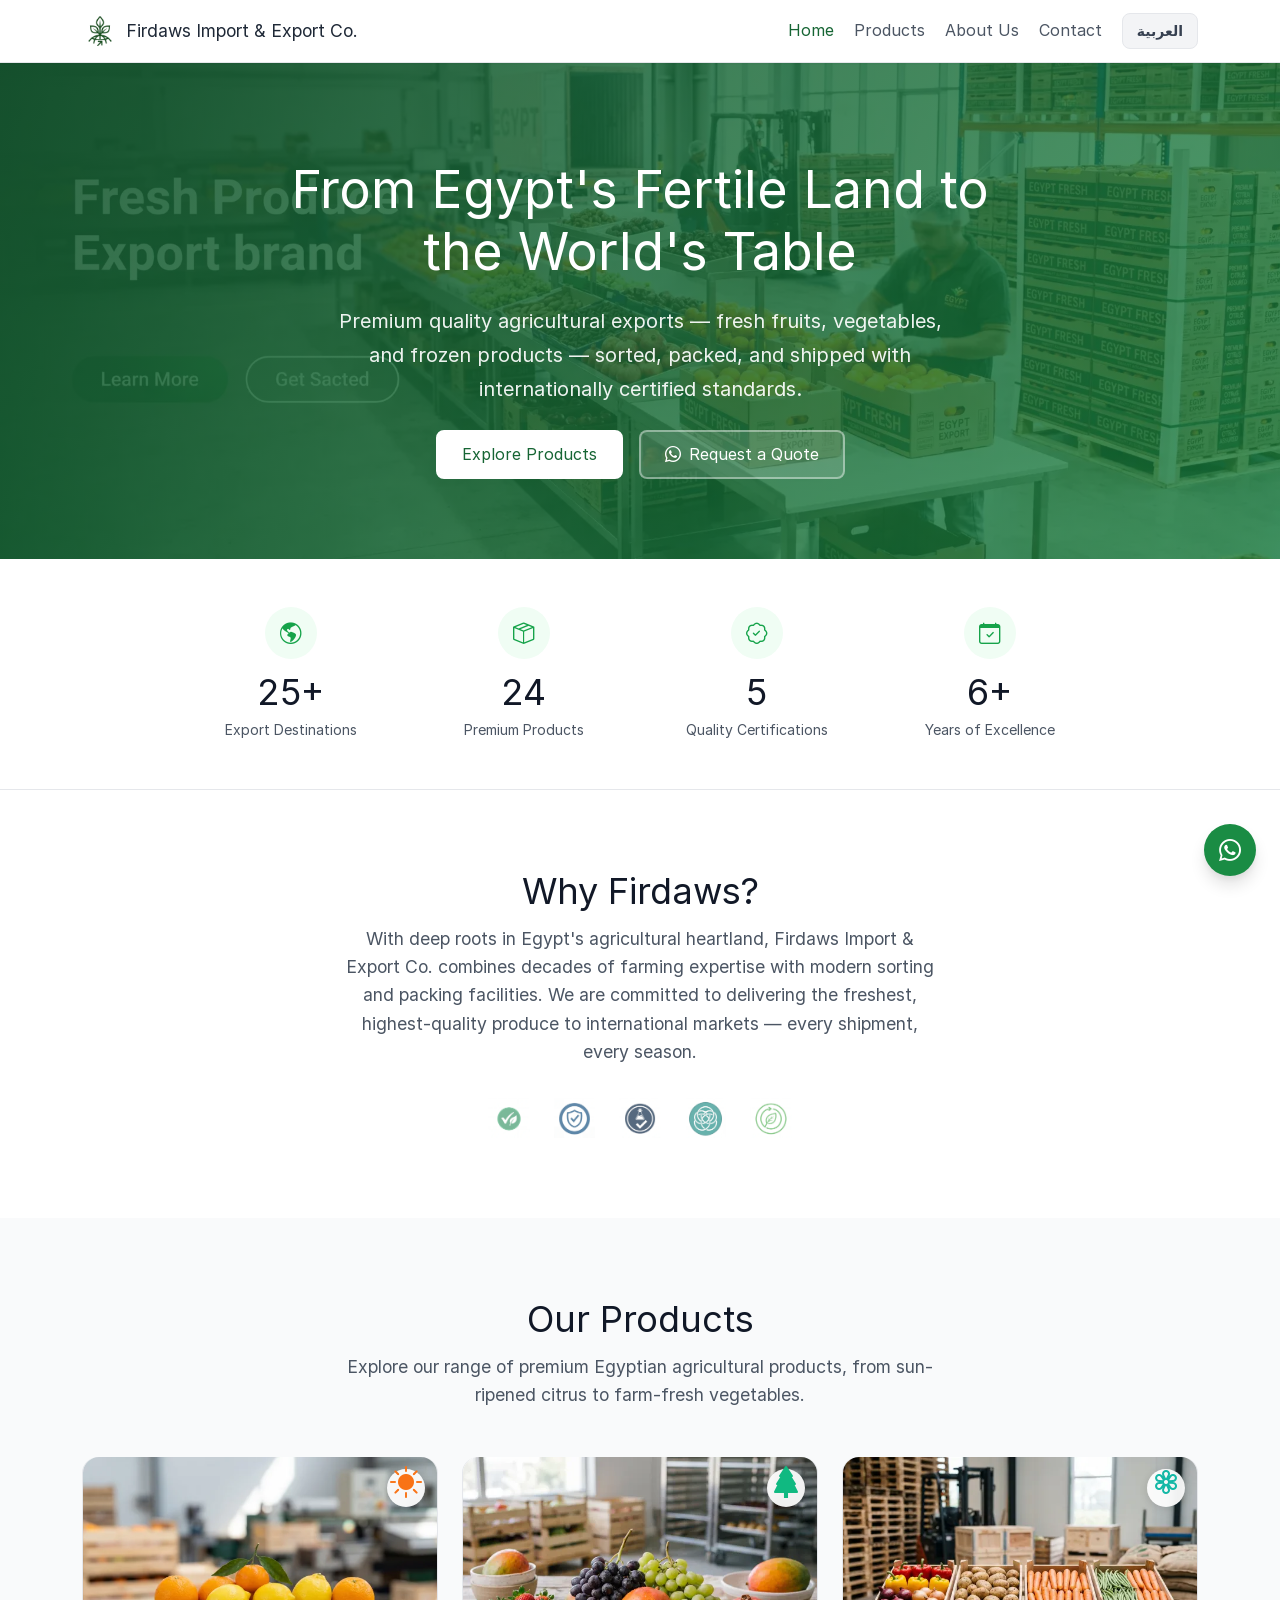
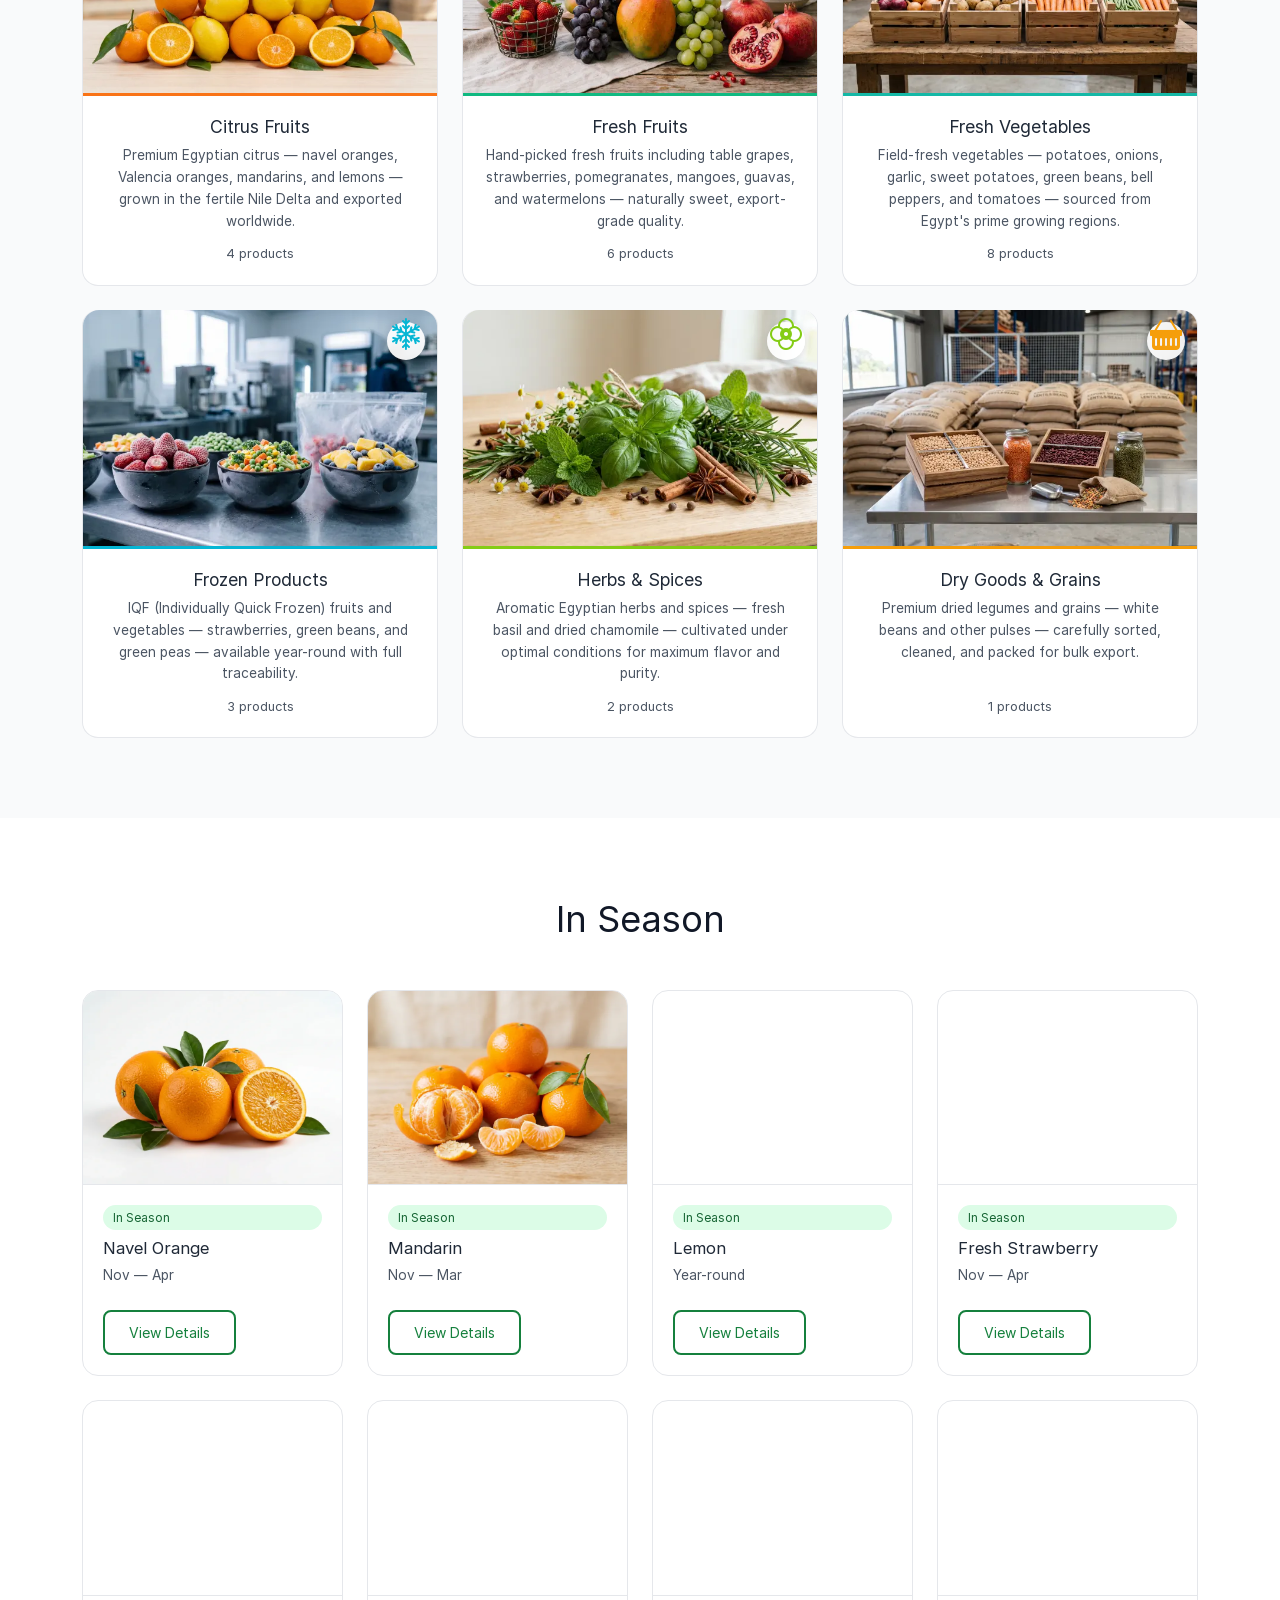
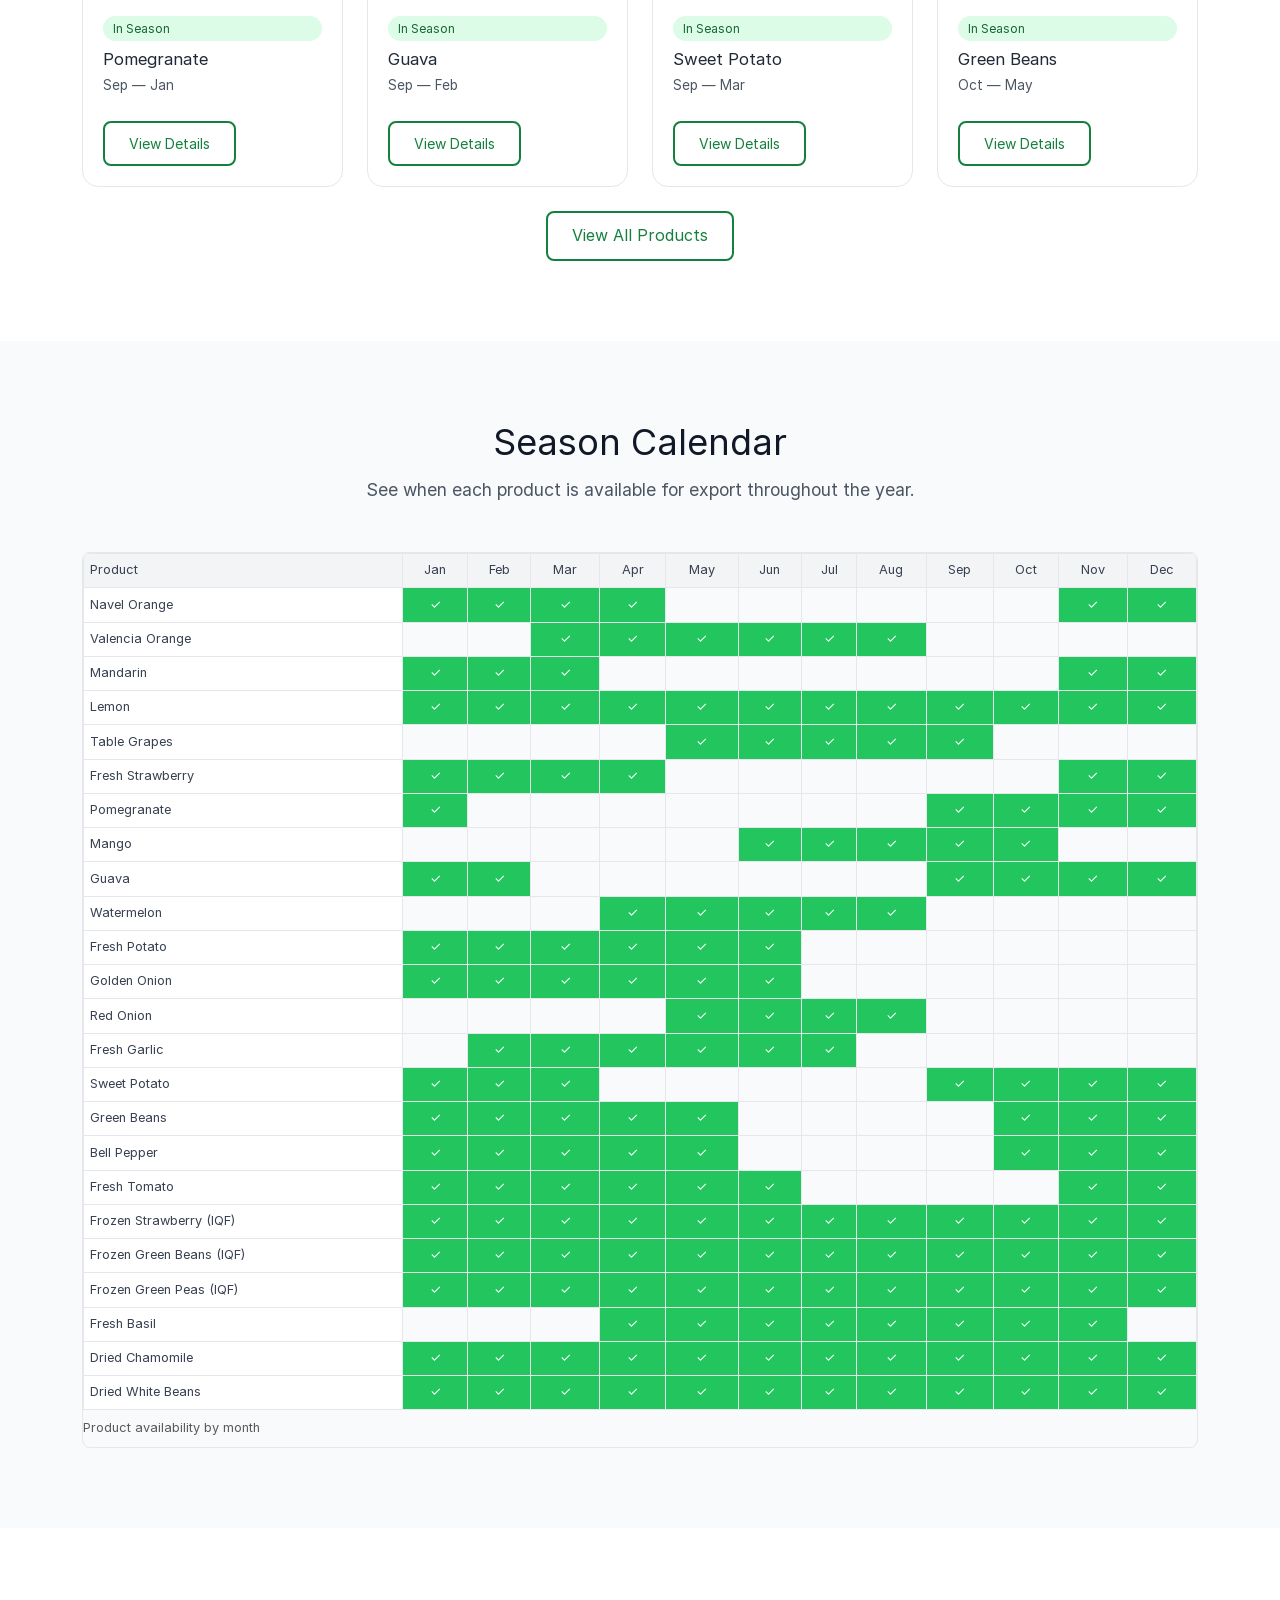
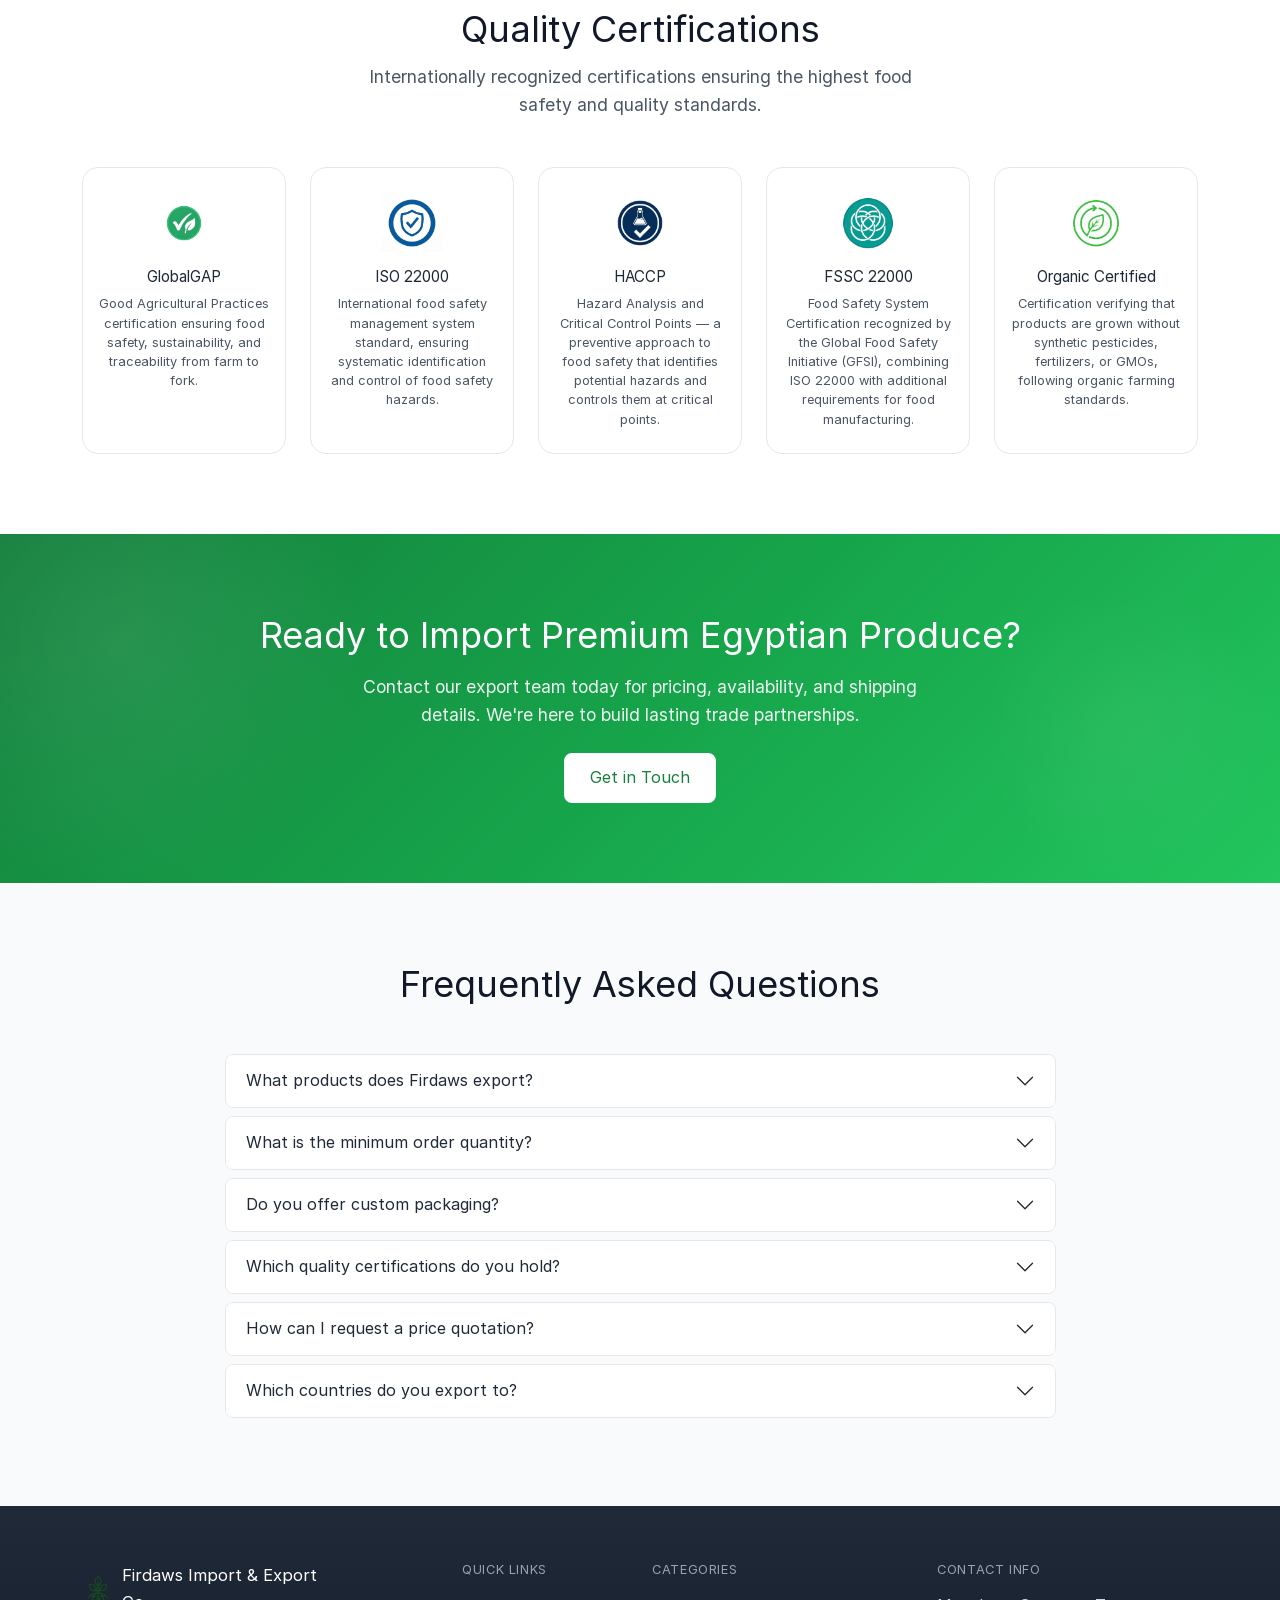
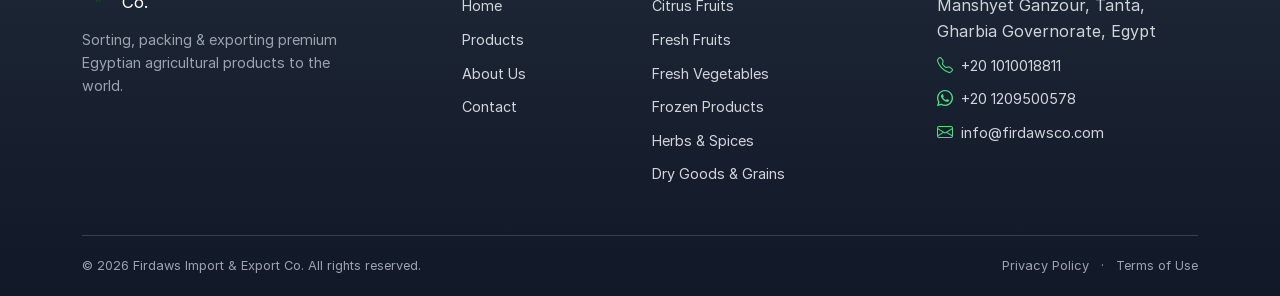
<file: index.html>
<!DOCTYPE html>
<html lang="en" dir="ltr">

<head>
  <meta charset="utf-8">
  <meta name="viewport" content="width=device-width, initial-scale=1.0, shrink-to-fit=no">

  <title id="page-title">Firdaws Import &amp; Export Co. — Premium Egyptian Agricultural Exports</title>

  <meta name="description" id="page-desc"
        content="Firdaws Import &amp; Export Co. specializes in sorting, packing, and exporting premium Egyptian agricultural products — fresh fruits, vegetables, frozen goods, herbs, and dry goods — to global markets with internationally recognized quality certifications.">
  <meta name="robots" content="index, follow">
  <link rel="canonical" id="page-canonical" href="https://firdawsco.com/">

  <!-- Open Graph -->
  <meta property="og:type" content="website">
  <meta property="og:url" id="og-url" content="https://firdawsco.com/">
  <meta property="og:title" id="og-title" content="Firdaws Import &amp; Export Co. — Premium Egyptian Agricultural Exports">
  <meta property="og:description" id="og-desc" content="Firdaws Import &amp; Export Co. specializes in sorting, packing, and exporting premium Egyptian agricultural products — fresh fruits, vegetables, frozen goods, herbs, and dry goods — to global markets with internationally recognized quality certifications.">
  <meta property="og:image" id="og-image" content="https://firdawsco.com/assets/img/og-image.jpg">
  <meta property="og:site_name" id="og-site-name" content="Firdaws Import &amp; Export Co.">
  <meta property="og:locale" id="og-locale" content="en_US">

  <!-- Twitter Card -->
  <meta name="twitter:card" content="summary_large_image">
  <meta name="twitter:title" id="tw-title" content="Firdaws Import &amp; Export Co. — Premium Egyptian Agricultural Exports">
  <meta name="twitter:description" id="tw-desc" content="Firdaws Import &amp; Export Co. specializes in sorting, packing, and exporting premium Egyptian agricultural products — fresh fruits, vegetables, frozen goods, herbs, and dry goods — to global markets with internationally recognized quality certifications.">
  <meta name="twitter:image" id="tw-image" content="https://firdawsco.com/assets/img/og-image.jpg">

  <!-- hreflang -->
  <link rel="alternate" hreflang="en" id="hreflang-en" href="https://firdawsco.com/">
  <link rel="alternate" hreflang="ar" id="hreflang-ar" href="https://firdawsco.com/">
  <link rel="alternate" hreflang="x-default" id="hreflang-x-default" href="https://firdawsco.com/">

  <!-- CSP -->
  <meta http-equiv="Content-Security-Policy"
        content="default-src 'none';
                 script-src 'self';
                 style-src 'self';
                 font-src 'self';
                 img-src 'self' data:;
                 connect-src 'self';
                 form-action 'none';
                 manifest-src 'self';
                 base-uri 'self';">

  <!-- Font Preload -->
  <link rel="preload" href="./assets/fonts/inter-variable.woff2" as="font" type="font/woff2" crossorigin="anonymous">

  <!-- Favicon & Manifest -->
  <link rel="icon" type="image/x-icon" href="./favicon.ico">
  <link rel="icon" type="image/png" sizes="32x32" href="./assets/img/favicon-32x32.png">
  <link rel="icon" type="image/png" sizes="16x16" href="./assets/img/favicon-16x16.png">
  <link rel="apple-touch-icon" sizes="180x180" href="./assets/img/apple-touch-icon.png">
  <link rel="manifest" href="./site.webmanifest">
  <meta name="theme-color" content="#16a34a">
  <meta name="apple-mobile-web-app-capable" content="yes">
  <meta name="apple-mobile-web-app-status-bar-style" content="default">

  <!-- Stylesheets -->
  <link rel="stylesheet" id="bootstrap-css" href="./assets/vendor/bootstrap-5.3.3/css/bootstrap.min.css">
  <link rel="stylesheet" href="./assets/css/theme.min.css">
</head>

<body>

  <!-- Skip Link -->
  <a href="#main-content" class="skip-link" id="skip-link">Skip to main content</a>

  <!-- ═══════════════════════════════════════════
       NAVBAR
  ═══════════════════════════════════════════ -->
  <nav class="navbar navbar-expand-lg fw-navbar sticky-top"
       aria-label="Main navigation">
    <div class="container">

      <!-- Brand -->
      <a class="navbar-brand fw-brand" href="./">
        <img src="./assets/img/logo.webp" alt="" class="fw-brand-logo"
             width="36" height="36" loading="eager">
        <span id="nav-brand-name">Firdaws Import &amp; Export Co.</span>
      </a>

      <!-- Toggler -->
      <button class="navbar-toggler" type="button"
              data-bs-toggle="collapse" data-bs-target="#mainNav"
              aria-controls="mainNav" aria-expanded="false"
              aria-label="Toggle navigation">
        <i class="bi bi-list fs-4" aria-hidden="true"></i>
      </button>

      <!-- Nav Links + Lang Switch -->
      <div class="collapse navbar-collapse" id="mainNav">
        <ul class="navbar-nav ms-auto align-items-lg-center gap-lg-1">
          <li class="nav-item">
            <a class="nav-link" id="nav-home" href="./">Home</a>
          </li>
          <li class="nav-item">
            <a class="nav-link" id="nav-products" href="./products/">Products</a>
          </li>
          <li class="nav-item">
            <a class="nav-link" id="nav-about" href="./about.html">About Us</a>
          </li>
          <li class="nav-item">
            <a class="nav-link" id="nav-contact" href="./contact.html">Contact</a>
          </li>
          <li class="nav-item ms-lg-2">
            <button type="button" id="lang-switch" class="fw-btn-lang"></button>
          </li>
        </ul>
      </div>

    </div>
  </nav>

  <!-- ═══════════════════════════════════════════
       MAIN CONTENT
  ═══════════════════════════════════════════ -->
  <main id="main-content">

    <noscript>
      <div class="fw-noscript">
        <p>This website requires JavaScript. Please enable JavaScript in your browser.</p>
        <p dir="rtl" lang="ar">يتطلب هذا الموقع تفعيل JavaScript. يرجى تفعيل JavaScript في المتصفح.</p>
      </div>
    </noscript>

    <!-- ─── Section 1: Hero ─── -->
    <section id="hero-section" class="fw-hero fw-hero--home" aria-labelledby="hero-heading">
      <img src="./assets/img/hero-bg.webp"
           srcset="./assets/img/hero-bg-sm.webp 640w, ./assets/img/hero-bg-md.webp 1024w, ./assets/img/hero-bg.webp 1920w"
           sizes="100vw"
           alt="" class="fw-hero__bg-img"
           width="1920" height="1080" loading="eager" fetchpriority="high" aria-hidden="true">
      <div class="container">
        <div class="row justify-content-center text-center">
          <div class="col-12 col-lg-10 col-xl-8">

            <h1 class="fw-hero-title" id="hero-heading">From Egypt's Fertile Land to the World's Table</h1>

            <p class="fw-hero-subtitle mb-4" id="hero-subtitle">Premium quality agricultural exports — fresh fruits, vegetables, and frozen products — sorted, packed, and shipped with internationally certified standards.</p>

            <div class="d-flex flex-wrap gap-3 justify-content-center">
              <a id="hero-cta" href="./products/" class="fw-btn-primary">
                Explore Products
              </a>
              <a id="hero-cta-quote" href="#" target="_blank" rel="noopener noreferrer" class="fw-btn-whatsapp">
                <i class="bi bi-whatsapp" aria-hidden="true"></i>
                <span id="hero-cta-quote-text">Request a Quote</span>
              </a>
            </div>

          </div>
        </div>
      </div>
    </section>
    <!-- ─── Section 1B: Stats Bar ─── -->
    <section class="fw-stats-bar" aria-label="Company statistics">
      <div class="container">
        <div id="stats-grid" class="fw-stats-grid">
          <!-- 4 stat items built dynamically by home-app.js -->
        </div>
      </div>
    </section>

    <!-- ─── Section 2: About Preview ─── -->
    <section class="fw-section" aria-labelledby="about-preview-heading">
      <div class="container text-center">

        <h2 class="fw-section-title" id="about-preview-heading">Why Firdaws?</h2>

        <p class="fw-section-subtitle mb-4" id="about-preview-text">With deep roots in Egypt's agricultural heartland, Firdaws Import &amp; Export Co. combines decades of farming expertise with modern sorting and packing facilities.</p>

        <div id="about-certs-row" class="fw-about-certs">
          <!-- Certification logos built dynamically by home-app.js -->
        </div>

      </div>
    </section>

    <!-- ─── Section 3: Categories Grid ─── -->
    <section class="fw-section fw-section-alt fw-reveal" aria-labelledby="categories-heading">
      <div class="container text-center">

        <h2 class="fw-section-title" id="categories-heading">Our Products</h2>
        <p class="fw-section-subtitle mb-5" id="categories-subtitle">Explore our range of premium Egyptian agricultural products, from sun-ripened citrus to farm-fresh vegetables.</p>

        <div id="categories-grid" class="row g-4">
          <!-- 6 category cards built dynamically by home-app.js -->
        </div>

      </div>
    </section>

    <!-- ─── Section 4: Featured Products ─── -->
    <section class="fw-section" aria-labelledby="featured-heading">
      <div class="container">

        <div class="text-center mb-5">
          <h2 class="fw-section-title" id="featured-heading">In Season</h2>
        </div>

        <div id="featured-grid" class="row g-4">
          <!-- Product cards built dynamically by home-app.js -->
        </div>

        <div class="text-center mt-4">
          <a id="featured-view-all" href="./products/" class="fw-btn-outline">
            View All Products
          </a>
        </div>

      </div>
    </section>

    <!-- ─── Section 5: Season Calendar ─── -->
    <section class="fw-section fw-section-alt" aria-labelledby="calendar-heading">
      <div class="container text-center">

        <h2 class="fw-section-title" id="calendar-heading">Season Calendar</h2>
        <p class="fw-section-subtitle mb-5" id="calendar-subtitle">See when each product is available for export throughout the year.</p>

        <div class="fw-calendar-wrap">
          <table class="fw-calendar-table">
            <thead id="calendar-thead">
              <!-- Header row built dynamically by home-app.js -->
            </thead>
            <tbody id="calendar-tbody">
              <!-- 24 product rows built dynamically by home-app.js -->
            </tbody>
          </table>
        </div>

        <!-- Mobile calendar — horizontal bars, shown on ≤767px -->
        <div id="calendar-mobile" class="fw-calendar-mobile">
          <!-- 24 product bar items built dynamically by home-app.js -->
        </div>

      </div>
    </section>

    <!-- ─── Section 6: Certifications ─── -->
    <section class="fw-section fw-reveal" aria-labelledby="certs-heading">
      <div class="container text-center">

        <h2 class="fw-section-title" id="certs-heading">Quality Certifications</h2>
        <p class="fw-section-subtitle mb-5" id="certs-subtitle">Internationally recognized certifications ensuring the highest food safety and quality standards.</p>

        <div id="certs-grid" class="row g-4 justify-content-center">
          <!-- 5 certification cards built dynamically by home-app.js -->
        </div>

      </div>
    </section>

    <!-- ─── Section 7: CTA ─── -->
    <section class="fw-cta" aria-labelledby="cta-heading">
      <div class="container text-center position-relative">

        <h2 class="fw-cta-title mb-3" id="cta-heading">Ready to Import Premium Egyptian Produce?</h2>
        <p class="fw-cta-text mb-4" id="cta-text">Contact our export team today for pricing, availability, and shipping details. We're here to build lasting trade partnerships.</p>

        <a id="cta-btn" href="./contact.html" class="fw-btn-outline">
          Get in Touch
        </a>

      </div>
    </section>

    <!-- ─── Section 8: FAQ ─── -->
    <section class="fw-section fw-section-alt fw-faq fw-reveal" aria-labelledby="faq-heading">
      <div class="container">

        <div class="text-center mb-5">
          <h2 class="fw-section-title" id="faq-heading">Frequently Asked Questions</h2>
        </div>

        <div class="row justify-content-center">
          <div class="col-12 col-lg-9">
            <div class="accordion" id="faq-accordion">
              <!-- 6 accordion items built dynamically by home-app.js -->
            </div>
          </div>
        </div>

      </div>
    </section>

  </main>

  <!-- ═══════════════════════════════════════════
       FOOTER
  ═══════════════════════════════════════════ -->
  <footer class="fw-footer" role="contentinfo">
    <div class="container">

      <div class="row g-4">

        <!-- Brand Column -->
        <div class="col-12 col-md-6 col-lg-3">
          <div class="fw-footer-brand">
            <img src="./assets/img/logo.webp" alt="" width="32" height="32" loading="lazy">
            <span id="footer-brand-name">Firdaws Import &amp; Export Co.</span>
          </div>
          <p class="fw-footer-tagline" id="footer-tagline">Sorting, packing &amp; exporting premium Egyptian agricultural products to the world.</p>
        </div>

        <!-- Quick Links Column -->
        <div class="col-6 col-md-3 col-lg-2 offset-lg-1">
          <h3 class="fw-footer-heading" id="footer-quick-title">Quick Links</h3>
          <ul class="fw-footer-links" id="footer-quick-links">
            <li><a href="./">Home</a></li>
            <li><a href="./products/">Products</a></li>
            <li><a href="./about.html">About Us</a></li>
            <li><a href="./contact.html">Contact</a></li>
          </ul>
        </div>

        <!-- Categories Column -->
        <div class="col-6 col-md-3 col-lg-2">
          <h3 class="fw-footer-heading" id="footer-categories-title">Categories</h3>
          <ul class="fw-footer-links" id="footer-categories">
            <!-- 6 category links built dynamically by shared-page.js -->
          </ul>
        </div>

        <!-- Contact Column -->
        <div class="col-12 col-md-6 col-lg-3 offset-lg-1">
          <h3 class="fw-footer-heading" id="footer-contact-title">Contact Info</h3>
          <ul class="fw-footer-links">
            <li id="footer-address" class="mb-2">Manshyet Ganzour, Tanta, Gharbia Governorate, Egypt</li>
            <li class="fw-footer-contact-item">
              <i class="bi bi-telephone" aria-hidden="true"></i>
              <a id="footer-phone-link" href="tel:+201010018811">+20 1010018811</a>
            </li>
            <li class="fw-footer-contact-item">
              <i class="bi bi-whatsapp" aria-hidden="true"></i>
              <a id="footer-whatsapp-link" href="#" target="_blank" rel="noopener noreferrer">+20 1209500578</a>
            </li>
            <li class="fw-footer-contact-item">
              <i class="bi bi-envelope" aria-hidden="true"></i>
              <a id="footer-email-link" href="mailto:info@firdawsco.com">info@firdawsco.com</a>
            </li>
          </ul>
        </div>

      </div>

      <!-- Footer Bottom -->
      <div class="fw-footer-bottom">
        <span id="footer-copyright">&copy; 2026 Firdaws Import &amp; Export Co. All rights reserved.</span>
        <div>
          <a href="./legal/privacy.html" data-legal="privacy">Privacy Policy</a>
          <span class="mx-2" aria-hidden="true">·</span>
          <a href="./legal/terms.html" data-legal="terms">Terms of Use</a>
        </div>
      </div>

    </div>
  </footer>

  <!-- Floating Actions -->
  <div id="floating-actions" class="fw-floating-actions">
    <button type="button" id="back-to-top" class="fw-back-to-top" aria-label="Back to top">
      <!-- SVG progress ring + arrow icon built by shared-page.js -->
    </button>
    <a id="whatsapp-float" href="#" target="_blank" rel="noopener noreferrer"
       class="fw-whatsapp-float" aria-label="Chat on WhatsApp">
      <i class="bi bi-whatsapp" aria-hidden="true"></i>
    </a>
  </div>

  <!-- Scripts — deferred, non-blocking, correct order -->
  <script src="./assets/vendor/bootstrap-5.3.3/js/bootstrap.min.js" defer></script>
  <script src="./assets/js/company-data.min.js" defer></script>
  <script src="./assets/js/utils.min.js" defer></script>
  <script src="./assets/js/shared-page.min.js" defer></script>
  <script src="./assets/js/home-app.min.js" defer></script>

</body>

</html>
</file>
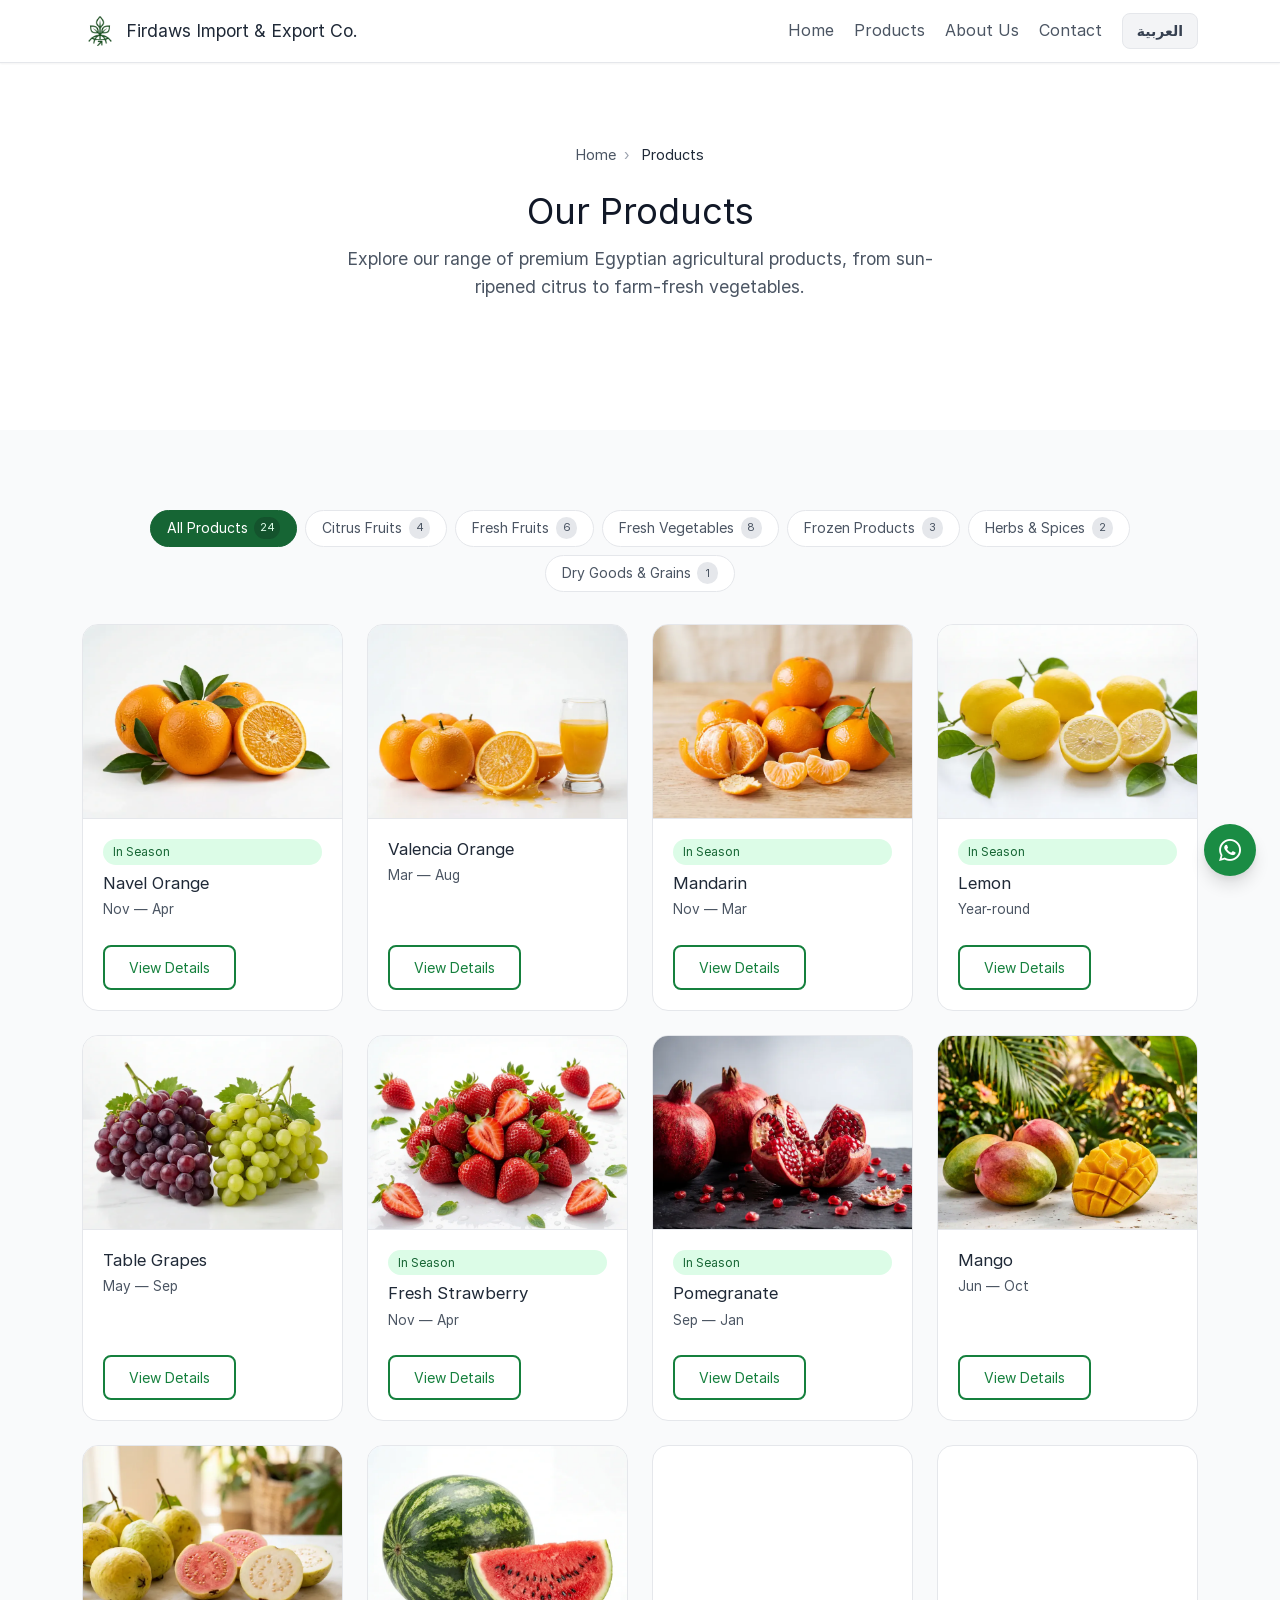
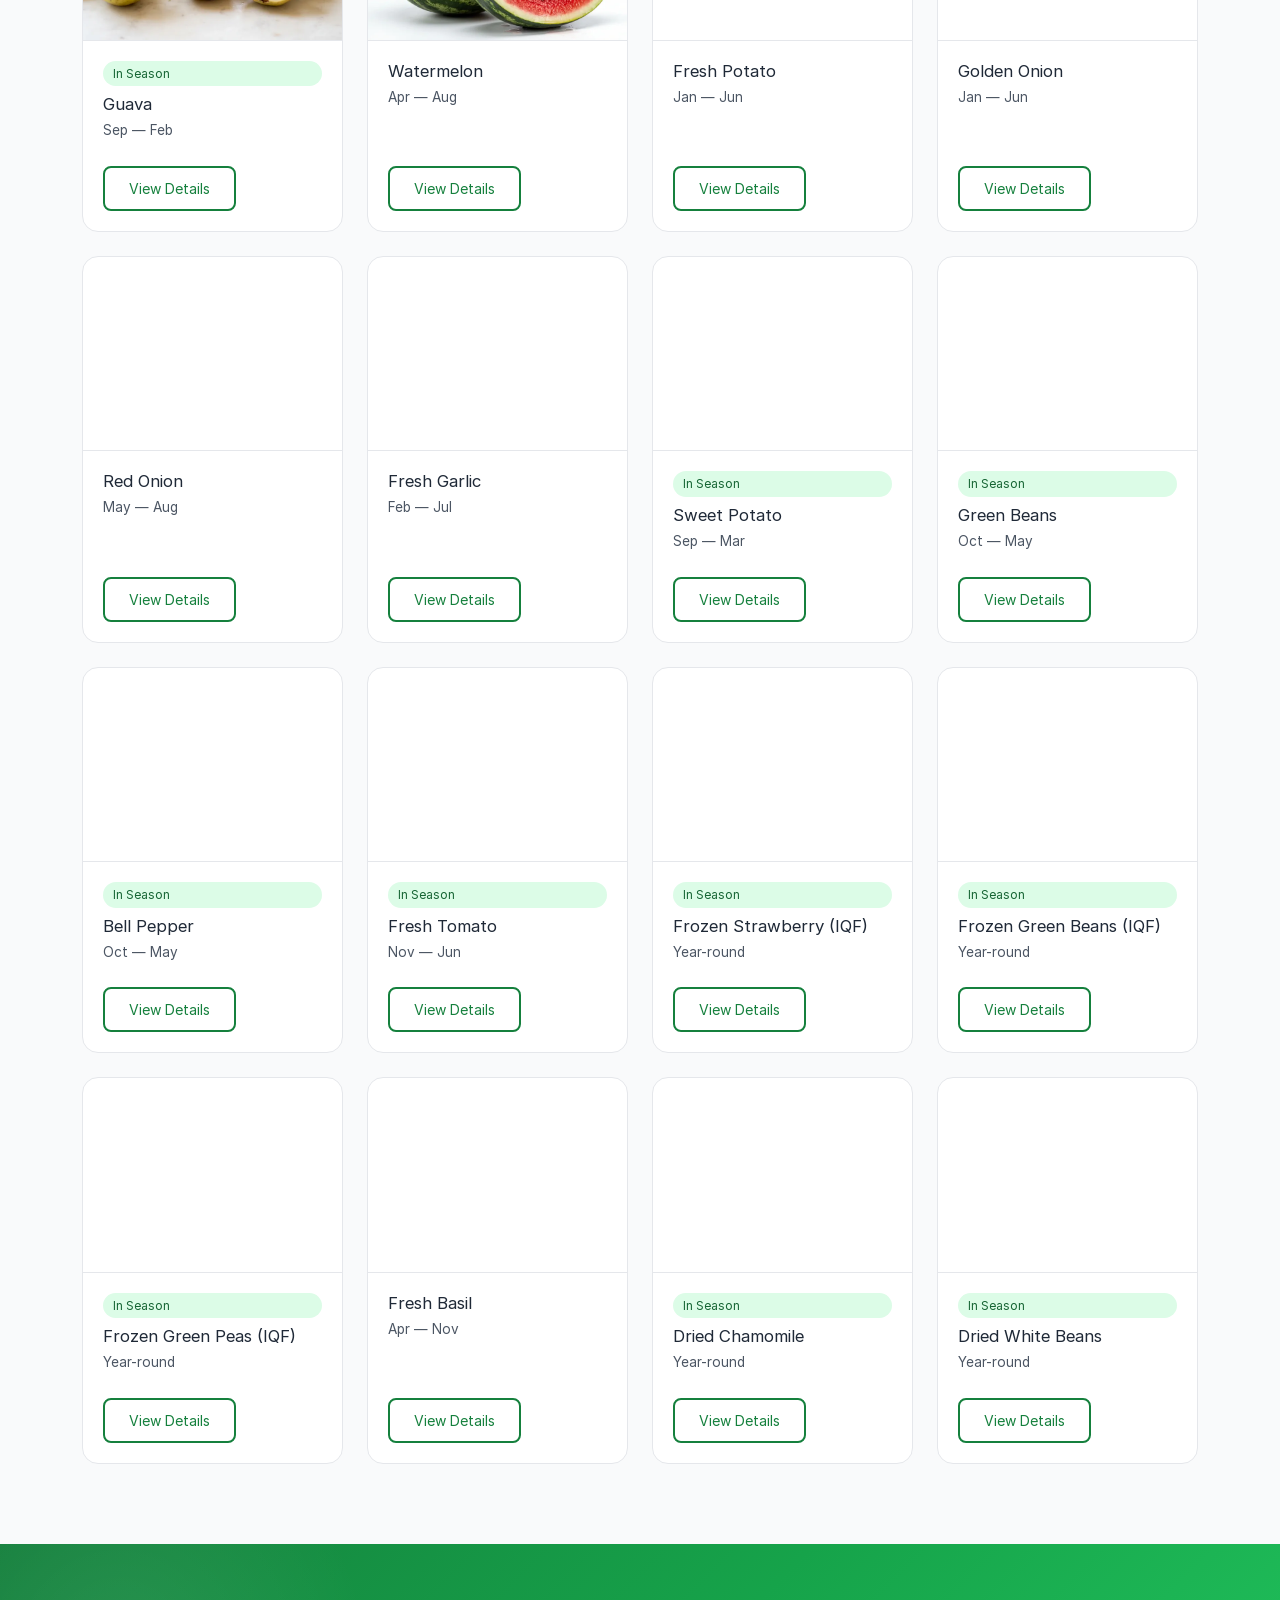
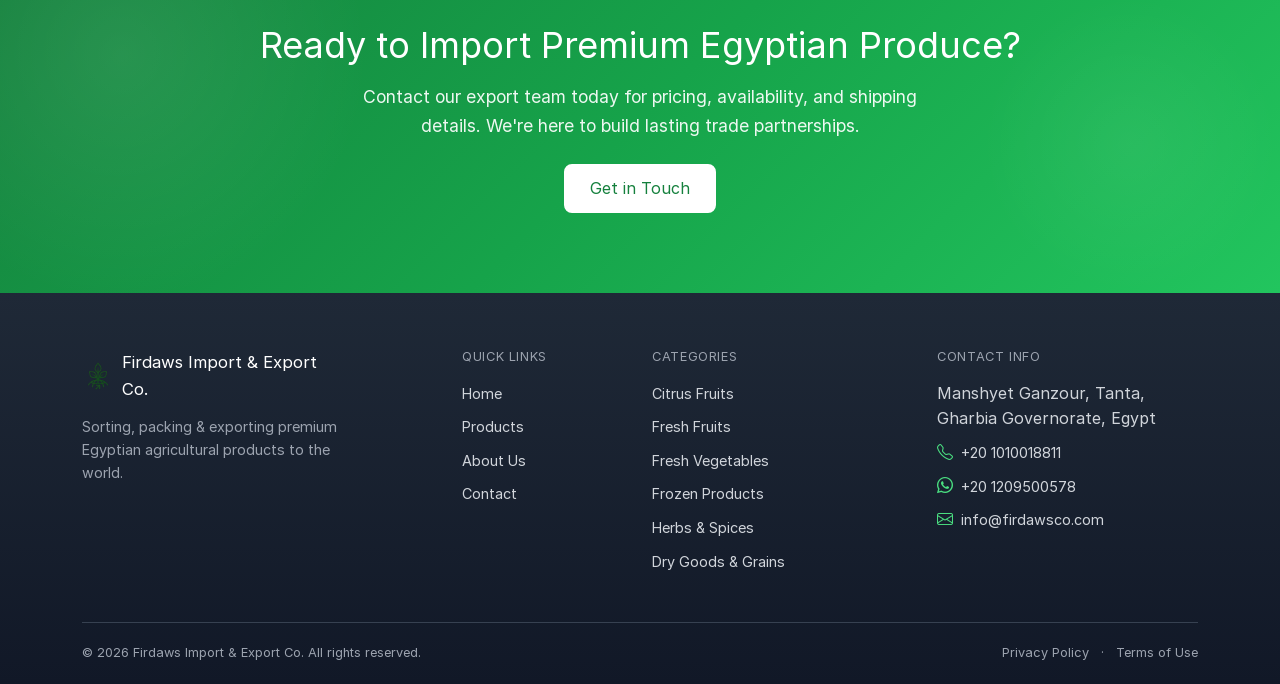
<file: products/index.html>
<!DOCTYPE html>
<html lang="en" dir="ltr">

<head>
  <meta charset="utf-8">
  <meta name="viewport" content="width=device-width, initial-scale=1.0, shrink-to-fit=no">

  <title id="page-title">Products — Firdaws Import &amp; Export Co.</title>

  <meta name="description" id="page-desc"
        content="Explore our range of premium Egyptian agricultural products, from sun-ripened citrus to farm-fresh vegetables.">
  <meta name="robots" content="index, follow">
  <link rel="canonical" id="page-canonical" href="https://firdawsco.com/products/">

  <!-- Open Graph -->
  <meta property="og:type" content="website">
  <meta property="og:url" id="og-url" content="https://firdawsco.com/products/">
  <meta property="og:title" id="og-title" content="Products — Firdaws Import &amp; Export Co.">
  <meta property="og:description" id="og-desc" content="Explore our range of premium Egyptian agricultural products, from sun-ripened citrus to farm-fresh vegetables.">
  <meta property="og:image" id="og-image" content="https://firdawsco.com/assets/img/og-image.jpg">
  <meta property="og:site_name" id="og-site-name" content="Firdaws Import &amp; Export Co.">
  <meta property="og:locale" id="og-locale" content="en_US">

  <!-- Twitter Card -->
  <meta name="twitter:card" content="summary_large_image">
  <meta name="twitter:title" id="tw-title" content="Products — Firdaws Import &amp; Export Co.">
  <meta name="twitter:description" id="tw-desc" content="Explore our range of premium Egyptian agricultural products, from sun-ripened citrus to farm-fresh vegetables.">
  <meta name="twitter:image" id="tw-image" content="https://firdawsco.com/assets/img/og-image.jpg">

  <!-- hreflang -->
  <link rel="alternate" hreflang="en" id="hreflang-en" href="https://firdawsco.com/products/">
  <link rel="alternate" hreflang="ar" id="hreflang-ar" href="https://firdawsco.com/products/">
  <link rel="alternate" hreflang="x-default" id="hreflang-x-default" href="https://firdawsco.com/products/">

  <!-- CSP -->
  <meta http-equiv="Content-Security-Policy"
        content="default-src 'none';
                 script-src 'self';
                 style-src 'self';
                 font-src 'self';
                 img-src 'self' data:;
                 connect-src 'self';
                 form-action 'none';
                 manifest-src 'self';
                 base-uri 'self';">

  <!-- Font Preload -->
  <link rel="preload" href="../assets/fonts/inter-variable.woff2" as="font" type="font/woff2" crossorigin="anonymous">

  <!-- Favicon & Manifest -->
  <link rel="icon" type="image/x-icon" href="../favicon.ico">
  <link rel="icon" type="image/png" sizes="32x32" href="../assets/img/favicon-32x32.png">
  <link rel="icon" type="image/png" sizes="16x16" href="../assets/img/favicon-16x16.png">
  <link rel="apple-touch-icon" sizes="180x180" href="../assets/img/apple-touch-icon.png">
  <link rel="manifest" href="../site.webmanifest">
  <meta name="theme-color" content="#16a34a">
  <meta name="apple-mobile-web-app-capable" content="yes">
  <meta name="apple-mobile-web-app-status-bar-style" content="default">

  <!-- Stylesheets -->
  <link rel="stylesheet" id="bootstrap-css" href="../assets/vendor/bootstrap-5.3.3/css/bootstrap.min.css">
  <link rel="stylesheet" href="../assets/css/theme.min.css">
</head>

<body>

  <!-- Skip Link -->
  <a href="#main-content" class="skip-link" id="skip-link">Skip to main content</a>

  <!-- ═══════════════════════════════════════════
       NAVBAR
  ═══════════════════════════════════════════ -->
  <nav class="navbar navbar-expand-lg fw-navbar sticky-top"
       aria-label="Main navigation">
    <div class="container">

      <!-- Brand -->
      <a class="navbar-brand fw-brand" href="../">
        <img src="../assets/img/logo.webp" alt="" class="fw-brand-logo"
             width="36" height="36" loading="eager">
        <span id="nav-brand-name">Firdaws Import &amp; Export Co.</span>
      </a>

      <!-- Toggler -->
      <button class="navbar-toggler" type="button"
              data-bs-toggle="collapse" data-bs-target="#mainNav"
              aria-controls="mainNav" aria-expanded="false"
              aria-label="Toggle navigation">
        <i class="bi bi-list fs-4" aria-hidden="true"></i>
      </button>

      <!-- Nav Links + Lang Switch -->
      <div class="collapse navbar-collapse" id="mainNav">
        <ul class="navbar-nav ms-auto align-items-lg-center gap-lg-1">
          <li class="nav-item">
            <a class="nav-link" id="nav-home" href="../">Home</a>
          </li>
          <li class="nav-item">
            <a class="nav-link" id="nav-products" href="./">Products</a>
          </li>
          <li class="nav-item">
            <a class="nav-link" id="nav-about" href="../about.html">About Us</a>
          </li>
          <li class="nav-item">
            <a class="nav-link" id="nav-contact" href="../contact.html">Contact</a>
          </li>
          <li class="nav-item ms-lg-2">
            <button type="button" id="lang-switch" class="fw-btn-lang"></button>
          </li>
        </ul>
      </div>

    </div>
  </nav>

  <!-- ═══════════════════════════════════════════
       MAIN CONTENT
  ═══════════════════════════════════════════ -->
  <main id="main-content">

    <noscript>
      <div class="fw-noscript">
        <p>This website requires JavaScript. Please enable JavaScript in your browser.</p>
        <p dir="rtl" lang="ar">يتطلب هذا الموقع تفعيل JavaScript. يرجى تفعيل JavaScript في المتصفح.</p>
      </div>
    </noscript>

    <!-- ─── Section 1: Page Header + Breadcrumb ─── -->
    <section class="fw-section" aria-labelledby="products-heading">
      <div class="container text-center">
        <nav aria-label="Breadcrumb">
          <ol id="products-breadcrumb" class="fw-breadcrumb justify-content-center">
            <!-- Built dynamically by products-app.js -->
          </ol>
        </nav>
        <h1 class="fw-section-title" id="products-heading">Our Products</h1>
        <p class="fw-section-subtitle mb-5" id="products-subtitle">Explore our range of premium Egyptian agricultural products.</p>
      </div>
    </section>

    <!-- ─── Section 2: Filter + Products Grid ─── -->
    <section class="fw-section fw-section-alt" aria-label="Products catalog">
      <div class="container">
        <div id="filter-bar" class="fw-filter-bar" role="toolbar" aria-label="Filter by category">
          <!-- 7 filter buttons built dynamically by products-app.js -->
        </div>

        <div id="products-grid" class="row g-4">
          <!-- 24 product cards built dynamically by products-app.js -->
        </div>

        <div id="products-empty" class="fw-empty-state d-none">
          <p id="products-empty-text">No products match this filter.</p>
        </div>
      </div>
    </section>

    <!-- ─── Section 3: CTA ─── -->
    <section class="fw-cta" aria-labelledby="products-cta-heading">
      <div class="container text-center position-relative">
        <h2 class="fw-cta-title mb-3" id="products-cta-heading">Ready to Import Premium Egyptian Produce?</h2>
        <p class="fw-cta-text mb-4" id="products-cta-text">Contact our export team today for pricing, availability, and shipping details.</p>
        <a id="products-cta-btn" href="../contact.html" class="fw-btn-outline">Get in Touch</a>
      </div>
    </section>

  </main>

  <!-- ═══════════════════════════════════════════
       FOOTER
  ═══════════════════════════════════════════ -->
  <footer class="fw-footer" role="contentinfo">
    <div class="container">

      <div class="row g-4">

        <!-- Brand Column -->
        <div class="col-12 col-md-6 col-lg-3">
          <div class="fw-footer-brand">
            <img src="../assets/img/logo.webp" alt="" width="32" height="32" loading="lazy">
            <span id="footer-brand-name">Firdaws Import &amp; Export Co.</span>
          </div>
          <p class="fw-footer-tagline" id="footer-tagline">Sorting, packing &amp; exporting premium Egyptian agricultural products to the world.</p>
        </div>

        <!-- Quick Links Column -->
        <div class="col-6 col-md-3 col-lg-2 offset-lg-1">
          <h3 class="fw-footer-heading" id="footer-quick-title">Quick Links</h3>
          <ul class="fw-footer-links" id="footer-quick-links">
            <li><a href="../">Home</a></li>
            <li><a href="./">Products</a></li>
            <li><a href="../about.html">About Us</a></li>
            <li><a href="../contact.html">Contact</a></li>
          </ul>
        </div>

        <!-- Categories Column -->
        <div class="col-6 col-md-3 col-lg-2">
          <h3 class="fw-footer-heading" id="footer-categories-title">Categories</h3>
          <ul class="fw-footer-links" id="footer-categories">
            <!-- 6 category links built dynamically by shared-page.js -->
          </ul>
        </div>

        <!-- Contact Column -->
        <div class="col-12 col-md-6 col-lg-3 offset-lg-1">
          <h3 class="fw-footer-heading" id="footer-contact-title">Contact Info</h3>
          <ul class="fw-footer-links">
            <li id="footer-address" class="mb-2">Manshyet Ganzour, Tanta, Gharbia Governorate, Egypt</li>
            <li class="fw-footer-contact-item">
              <i class="bi bi-telephone" aria-hidden="true"></i>
              <a id="footer-phone-link" href="tel:+201010018811">+20 1010018811</a>
            </li>
            <li class="fw-footer-contact-item">
              <i class="bi bi-whatsapp" aria-hidden="true"></i>
              <a id="footer-whatsapp-link" href="#" target="_blank" rel="noopener noreferrer">+20 1209500578</a>
            </li>
            <li class="fw-footer-contact-item">
              <i class="bi bi-envelope" aria-hidden="true"></i>
              <a id="footer-email-link" href="mailto:info@firdawsco.com">info@firdawsco.com</a>
            </li>
          </ul>
        </div>

      </div>

      <!-- Footer Bottom -->
      <div class="fw-footer-bottom">
        <span id="footer-copyright">&copy; 2026 Firdaws Import &amp; Export Co. All rights reserved.</span>
        <div>
          <a href="../legal/privacy.html" data-legal="privacy">Privacy Policy</a>
          <span class="mx-2" aria-hidden="true">·</span>
          <a href="../legal/terms.html" data-legal="terms">Terms of Use</a>
        </div>
      </div>

    </div>
  </footer>

  <!-- Floating Actions -->
  <div id="floating-actions" class="fw-floating-actions">
    <button type="button" id="back-to-top" class="fw-back-to-top" aria-label="Back to top">
      <!-- SVG progress ring + arrow icon built by shared-page.js -->
    </button>
    <a id="whatsapp-float" href="#" target="_blank" rel="noopener noreferrer"
       class="fw-whatsapp-float" aria-label="Chat on WhatsApp">
      <i class="bi bi-whatsapp" aria-hidden="true"></i>
    </a>
  </div>

  <!-- Scripts — deferred, non-blocking, correct order -->
  <script src="../assets/vendor/bootstrap-5.3.3/js/bootstrap.min.js" defer></script>
  <script src="../assets/js/company-data.min.js" defer></script>
  <script src="../assets/js/utils.min.js" defer></script>
  <script src="../assets/js/shared-page.min.js" defer></script>
  <script src="../assets/js/products-app.min.js" defer></script>

</body>

</html>
</file>
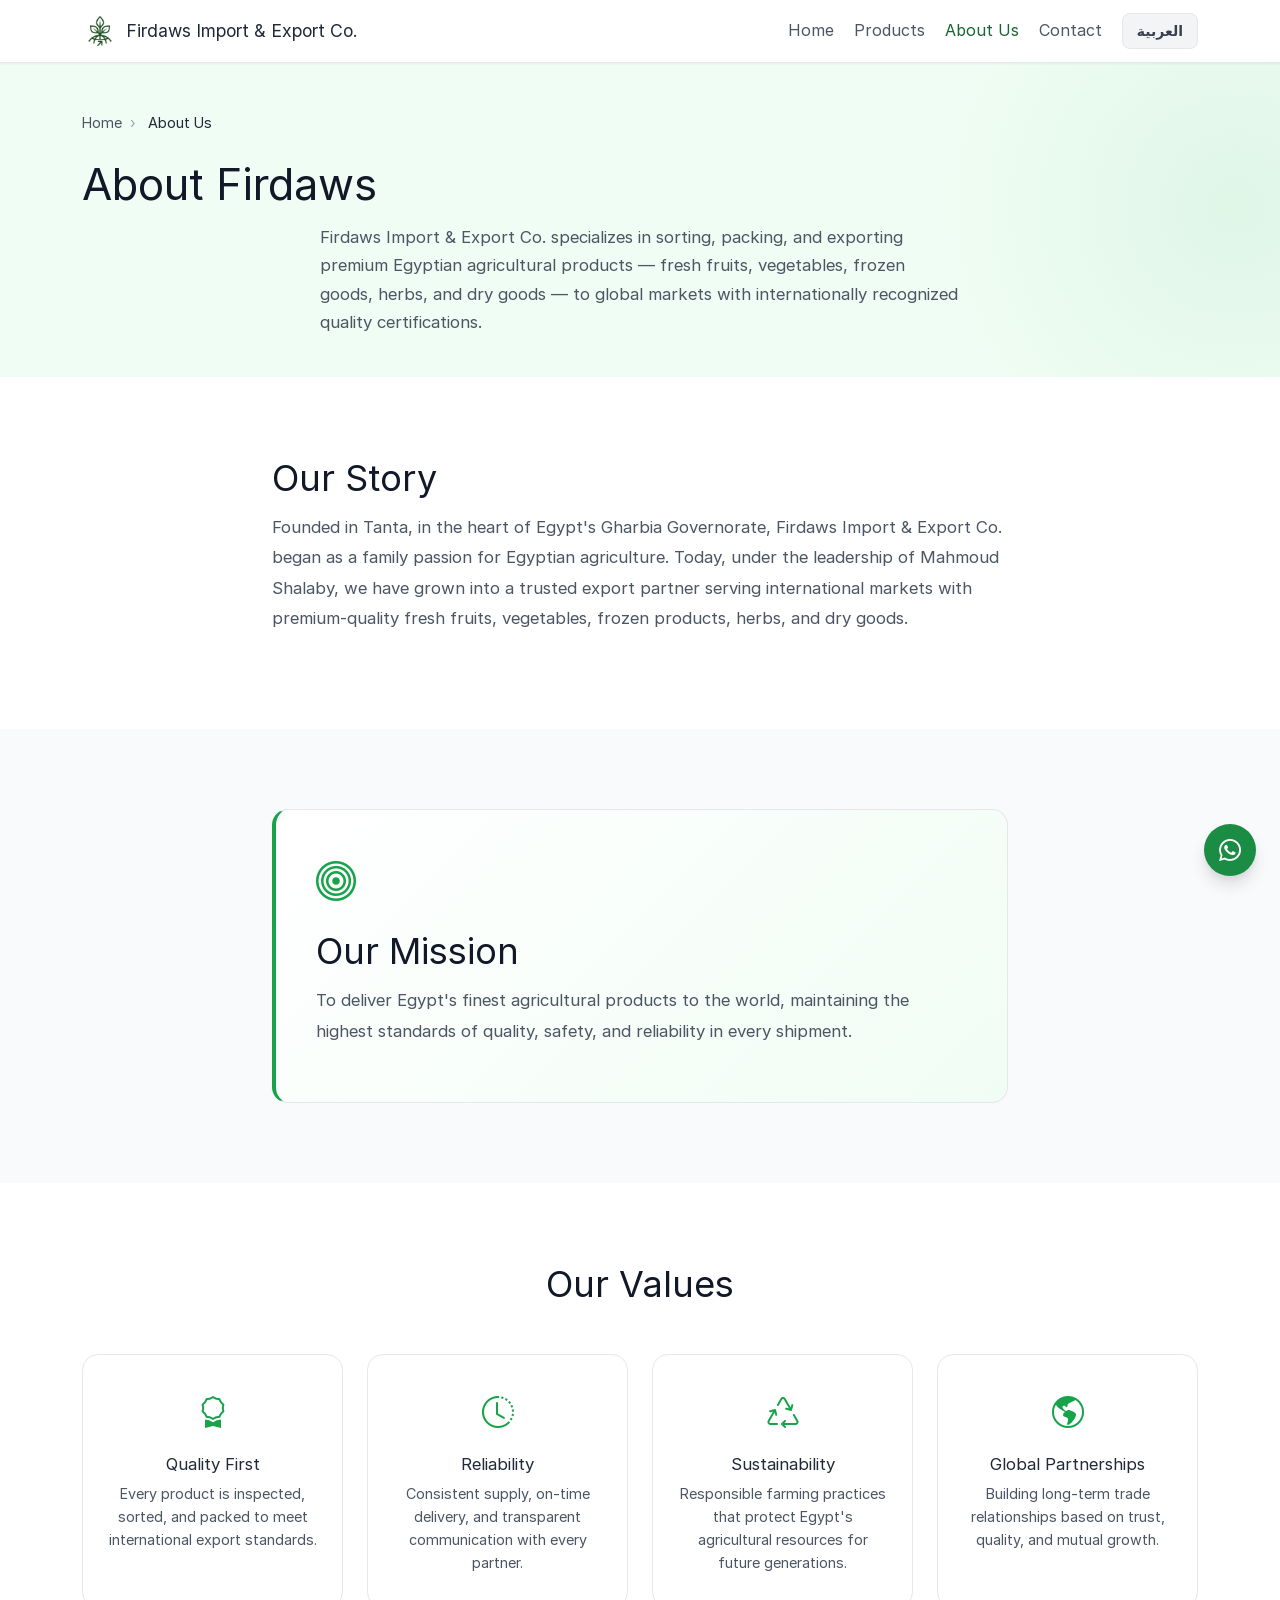
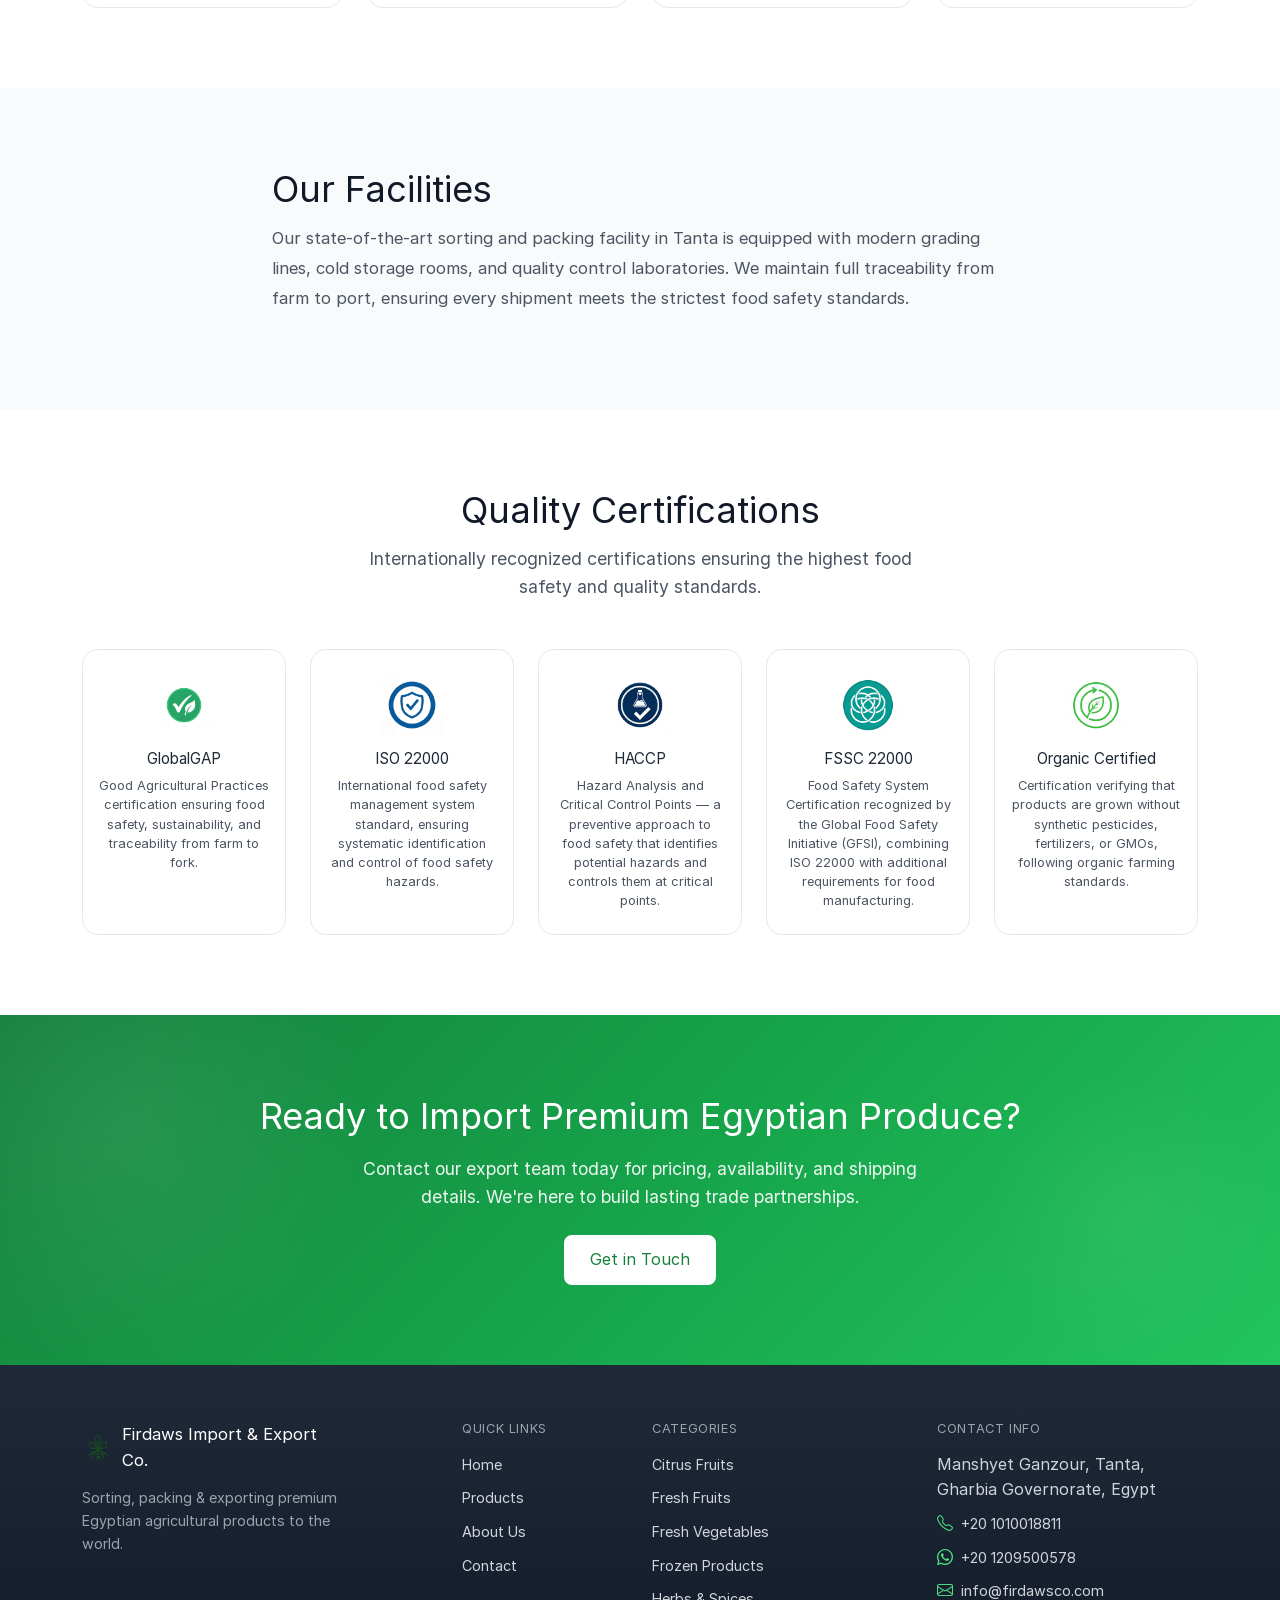
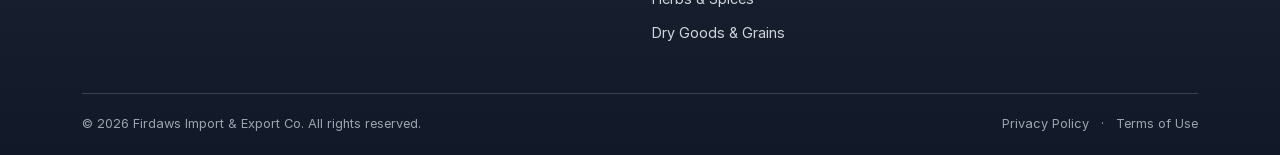
<file: about.html>
<!DOCTYPE html>
<html lang="en" dir="ltr">

<head>
  <meta charset="utf-8">
  <meta name="viewport" content="width=device-width, initial-scale=1.0, shrink-to-fit=no">

  <title id="page-title">About — Firdaws Import &amp; Export Co.</title>

  <meta name="description" id="page-desc"
        content="Founded in Tanta, in the heart of Egypt's Gharbia Governorate, Firdaws Import &amp; Export Co. began as a family passion for Egyptian agriculture.">
  <meta name="robots" content="index, follow">
  <link rel="canonical" id="page-canonical" href="https://firdawsco.com/about.html">

  <!-- Open Graph -->
  <meta property="og:type" content="website">
  <meta property="og:url" id="og-url" content="https://firdawsco.com/about.html">
  <meta property="og:title" id="og-title" content="About — Firdaws Import &amp; Export Co.">
  <meta property="og:description" id="og-desc" content="Founded in Tanta, in the heart of Egypt's Gharbia Governorate, Firdaws Import &amp; Export Co. began as a family passion for Egyptian agriculture.">
  <meta property="og:image" id="og-image" content="https://firdawsco.com/assets/img/og-image.jpg">
  <meta property="og:site_name" id="og-site-name" content="Firdaws Import &amp; Export Co.">
  <meta property="og:locale" id="og-locale" content="en_US">

  <!-- Twitter Card -->
  <meta name="twitter:card" content="summary_large_image">
  <meta name="twitter:title" id="tw-title" content="About — Firdaws Import &amp; Export Co.">
  <meta name="twitter:description" id="tw-desc" content="Founded in Tanta, in the heart of Egypt's Gharbia Governorate, Firdaws Import &amp; Export Co. began as a family passion for Egyptian agriculture.">
  <meta name="twitter:image" id="tw-image" content="https://firdawsco.com/assets/img/og-image.jpg">

  <!-- hreflang -->
  <link rel="alternate" hreflang="en" id="hreflang-en" href="https://firdawsco.com/about.html">
  <link rel="alternate" hreflang="ar" id="hreflang-ar" href="https://firdawsco.com/about.html">
  <link rel="alternate" hreflang="x-default" id="hreflang-x-default" href="https://firdawsco.com/about.html">

  <!-- CSP -->
  <meta http-equiv="Content-Security-Policy"
        content="default-src 'none';
                 script-src 'self';
                 style-src 'self';
                 font-src 'self';
                 img-src 'self' data:;
                 connect-src 'self';
                 form-action 'none';
                 manifest-src 'self';
                 base-uri 'self';">

  <!-- Font Preload -->
  <link rel="preload" href="./assets/fonts/inter-variable.woff2" as="font" type="font/woff2" crossorigin="anonymous">

  <!-- Favicon & Manifest -->
  <link rel="icon" type="image/x-icon" href="./favicon.ico">
  <link rel="icon" type="image/png" sizes="32x32" href="./assets/img/favicon-32x32.png">
  <link rel="icon" type="image/png" sizes="16x16" href="./assets/img/favicon-16x16.png">
  <link rel="apple-touch-icon" sizes="180x180" href="./assets/img/apple-touch-icon.png">
  <link rel="manifest" href="./site.webmanifest">
  <meta name="theme-color" content="#16a34a">
  <meta name="apple-mobile-web-app-capable" content="yes">
  <meta name="apple-mobile-web-app-status-bar-style" content="default">

  <!-- Stylesheets -->
  <link rel="stylesheet" id="bootstrap-css" href="./assets/vendor/bootstrap-5.3.3/css/bootstrap.min.css">
  <link rel="stylesheet" href="./assets/css/theme.min.css">
</head>

<body>

  <!-- Skip Link -->
  <a href="#main-content" class="skip-link" id="skip-link">Skip to main content</a>

  <!-- ═══════════════════════════════════════════
       NAVBAR
  ═══════════════════════════════════════════ -->
  <nav class="navbar navbar-expand-lg fw-navbar sticky-top"
       aria-label="Main navigation">
    <div class="container">

      <!-- Brand -->
      <a class="navbar-brand fw-brand" href="./">
        <img src="./assets/img/logo.webp" alt="" class="fw-brand-logo"
             width="36" height="36" loading="eager">
        <span id="nav-brand-name">Firdaws Import &amp; Export Co.</span>
      </a>

      <!-- Toggler -->
      <button class="navbar-toggler" type="button"
              data-bs-toggle="collapse" data-bs-target="#mainNav"
              aria-controls="mainNav" aria-expanded="false"
              aria-label="Toggle navigation">
        <i class="bi bi-list fs-4" aria-hidden="true"></i>
      </button>

      <!-- Nav Links + Lang Switch -->
      <div class="collapse navbar-collapse" id="mainNav">
        <ul class="navbar-nav ms-auto align-items-lg-center gap-lg-1">
          <li class="nav-item">
            <a class="nav-link" id="nav-home" href="./">Home</a>
          </li>
          <li class="nav-item">
            <a class="nav-link" id="nav-products" href="./products/">Products</a>
          </li>
          <li class="nav-item">
            <a class="nav-link" id="nav-about" href="./about.html">About Us</a>
          </li>
          <li class="nav-item">
            <a class="nav-link" id="nav-contact" href="./contact.html">Contact</a>
          </li>
          <li class="nav-item ms-lg-2">
            <button type="button" id="lang-switch" class="fw-btn-lang"></button>
          </li>
        </ul>
      </div>

    </div>
  </nav>

  <!-- ═══════════════════════════════════════════
       MAIN CONTENT
  ═══════════════════════════════════════════ -->
  <main id="main-content">

    <noscript>
      <div class="fw-noscript">
        <p>This website requires JavaScript. Please enable JavaScript in your browser.</p>
        <p dir="rtl" lang="ar">يتطلب هذا الموقع تفعيل JavaScript. يرجى تفعيل JavaScript في المتصفح.</p>
      </div>
    </noscript>

    <!-- ─── Section 1: About Hero (Compact) ─── -->
    <section class="fw-hero fw-hero--compact" aria-labelledby="about-heading">
      <div class="container">
        <nav aria-label="Breadcrumb">
          <ol id="about-breadcrumb" class="fw-breadcrumb">
            <!-- Built dynamically by about-app.js -->
          </ol>
        </nav>
        <h1 class="fw-hero-title" id="about-heading">About Firdaws</h1>
        <p class="fw-hero-subtitle" id="about-subtitle">Firdaws Import &amp; Export Co. specializes in sorting, packing, and exporting premium Egyptian agricultural products.</p>
      </div>
    </section>

    <!-- ─── Section 2: Our Story ─── -->
    <section class="fw-section" aria-labelledby="about-story-heading">
      <div class="container">
        <div class="row justify-content-center">
          <div class="col-12 col-lg-10 col-xl-8">
            <h2 class="fw-section-title" id="about-story-heading">Our Story</h2>
            <p class="fw-about-text" id="about-story-text">Founded in Tanta, in the heart of Egypt's Gharbia Governorate, Firdaws Import &amp; Export Co. began as a family passion for Egyptian agriculture.</p>
          </div>
        </div>
      </div>
    </section>

    <!-- ─── Section 3: Mission ─── -->
    <section class="fw-section fw-section-alt" aria-labelledby="about-mission-heading">
      <div class="container text-center">
        <div class="row justify-content-center">
          <div class="col-12 col-lg-10 col-xl-8">
            <div class="fw-mission-card">
              <i class="bi bi-bullseye" aria-hidden="true"></i>
              <h2 class="fw-section-title" id="about-mission-heading">Our Mission</h2>
              <p class="fw-about-text" id="about-mission-text">To deliver Egypt's finest agricultural products to the world.</p>
            </div>
          </div>
        </div>
      </div>
    </section>

    <!-- ─── Section 4: Values ─── -->
    <section class="fw-section fw-reveal" aria-labelledby="about-values-heading">
      <div class="container">
        <div class="text-center mb-5">
          <h2 class="fw-section-title" id="about-values-heading">Our Values</h2>
        </div>
        <div class="row g-4" id="about-values-grid">
          <!-- 4 value cards built dynamically by about-app.js -->
        </div>
      </div>
    </section>

    <!-- ─── Section 5: Facilities ─── -->
    <section class="fw-section fw-section-alt" aria-labelledby="about-facilities-heading">
      <div class="container">
        <div class="row justify-content-center">
          <div class="col-12 col-lg-10 col-xl-8">
            <h2 class="fw-section-title" id="about-facilities-heading">Our Facilities</h2>
            <p class="fw-about-text" id="about-facilities-text">Our state-of-the-art sorting and packing facility in Tanta is equipped with modern grading lines, cold storage rooms, and quality control laboratories.</p>
          </div>
        </div>
      </div>
    </section>

    <!-- ─── Section 6: Certifications ─── -->
    <section class="fw-section fw-reveal" aria-labelledby="about-certs-heading">
      <div class="container text-center">
        <h2 class="fw-section-title" id="about-certs-heading">Quality Certifications</h2>
        <p class="fw-section-subtitle mb-5" id="about-certs-subtitle">Internationally recognized certifications ensuring the highest food safety and quality standards.</p>
        <div id="about-certs-grid" class="row g-4 justify-content-center">
          <!-- 5 cert cards built dynamically by about-app.js -->
        </div>
      </div>
    </section>

    <!-- ─── Section 7: CTA ─── -->
    <section class="fw-cta" aria-labelledby="about-cta-heading">
      <div class="container text-center position-relative">
        <h2 class="fw-cta-title mb-3" id="about-cta-heading">Ready to Import Premium Egyptian Produce?</h2>
        <p class="fw-cta-text mb-4" id="about-cta-text">Contact our export team today for pricing, availability, and shipping details.</p>
        <a id="about-cta-btn" href="./contact.html" class="fw-btn-outline">Get in Touch</a>
      </div>
    </section>

  </main>

  <!-- ═══════════════════════════════════════════
       FOOTER
  ═══════════════════════════════════════════ -->
  <footer class="fw-footer" role="contentinfo">
    <div class="container">

      <div class="row g-4">

        <!-- Brand Column -->
        <div class="col-12 col-md-6 col-lg-3">
          <div class="fw-footer-brand">
            <img src="./assets/img/logo.webp" alt="" width="32" height="32" loading="lazy">
            <span id="footer-brand-name">Firdaws Import &amp; Export Co.</span>
          </div>
          <p class="fw-footer-tagline" id="footer-tagline">Sorting, packing &amp; exporting premium Egyptian agricultural products to the world.</p>
        </div>

        <!-- Quick Links Column -->
        <div class="col-6 col-md-3 col-lg-2 offset-lg-1">
          <h3 class="fw-footer-heading" id="footer-quick-title">Quick Links</h3>
          <ul class="fw-footer-links" id="footer-quick-links">
            <li><a href="./">Home</a></li>
            <li><a href="./products/">Products</a></li>
            <li><a href="./about.html">About Us</a></li>
            <li><a href="./contact.html">Contact</a></li>
          </ul>
        </div>

        <!-- Categories Column -->
        <div class="col-6 col-md-3 col-lg-2">
          <h3 class="fw-footer-heading" id="footer-categories-title">Categories</h3>
          <ul class="fw-footer-links" id="footer-categories">
            <!-- 6 category links built dynamically by shared-page.js -->
          </ul>
        </div>

        <!-- Contact Column -->
        <div class="col-12 col-md-6 col-lg-3 offset-lg-1">
          <h3 class="fw-footer-heading" id="footer-contact-title">Contact Info</h3>
          <ul class="fw-footer-links">
            <li id="footer-address" class="mb-2">Manshyet Ganzour, Tanta, Gharbia Governorate, Egypt</li>
            <li class="fw-footer-contact-item">
              <i class="bi bi-telephone" aria-hidden="true"></i>
              <a id="footer-phone-link" href="tel:+201010018811">+20 1010018811</a>
            </li>
            <li class="fw-footer-contact-item">
              <i class="bi bi-whatsapp" aria-hidden="true"></i>
              <a id="footer-whatsapp-link" href="#" target="_blank" rel="noopener noreferrer">+20 1209500578</a>
            </li>
            <li class="fw-footer-contact-item">
              <i class="bi bi-envelope" aria-hidden="true"></i>
              <a id="footer-email-link" href="mailto:info@firdawsco.com">info@firdawsco.com</a>
            </li>
          </ul>
        </div>

      </div>

      <!-- Footer Bottom -->
      <div class="fw-footer-bottom">
        <span id="footer-copyright">&copy; 2026 Firdaws Import &amp; Export Co. All rights reserved.</span>
        <div>
          <a href="./legal/privacy.html" data-legal="privacy">Privacy Policy</a>
          <span class="mx-2" aria-hidden="true">&middot;</span>
          <a href="./legal/terms.html" data-legal="terms">Terms of Use</a>
        </div>
      </div>

    </div>
  </footer>

  <!-- Floating Actions -->
  <div id="floating-actions" class="fw-floating-actions">
    <button type="button" id="back-to-top" class="fw-back-to-top" aria-label="Back to top">
      <!-- SVG progress ring + arrow icon built by shared-page.js -->
    </button>
    <a id="whatsapp-float" href="#" target="_blank" rel="noopener noreferrer"
       class="fw-whatsapp-float" aria-label="Chat on WhatsApp">
      <i class="bi bi-whatsapp" aria-hidden="true"></i>
    </a>
  </div>

  <!-- Scripts — deferred, non-blocking, correct order -->
  <script src="./assets/vendor/bootstrap-5.3.3/js/bootstrap.min.js" defer></script>
  <script src="./assets/js/company-data.min.js" defer></script>
  <script src="./assets/js/utils.min.js" defer></script>
  <script src="./assets/js/shared-page.min.js" defer></script>
  <script src="./assets/js/about-app.min.js" defer></script>

</body>

</html>
</file>
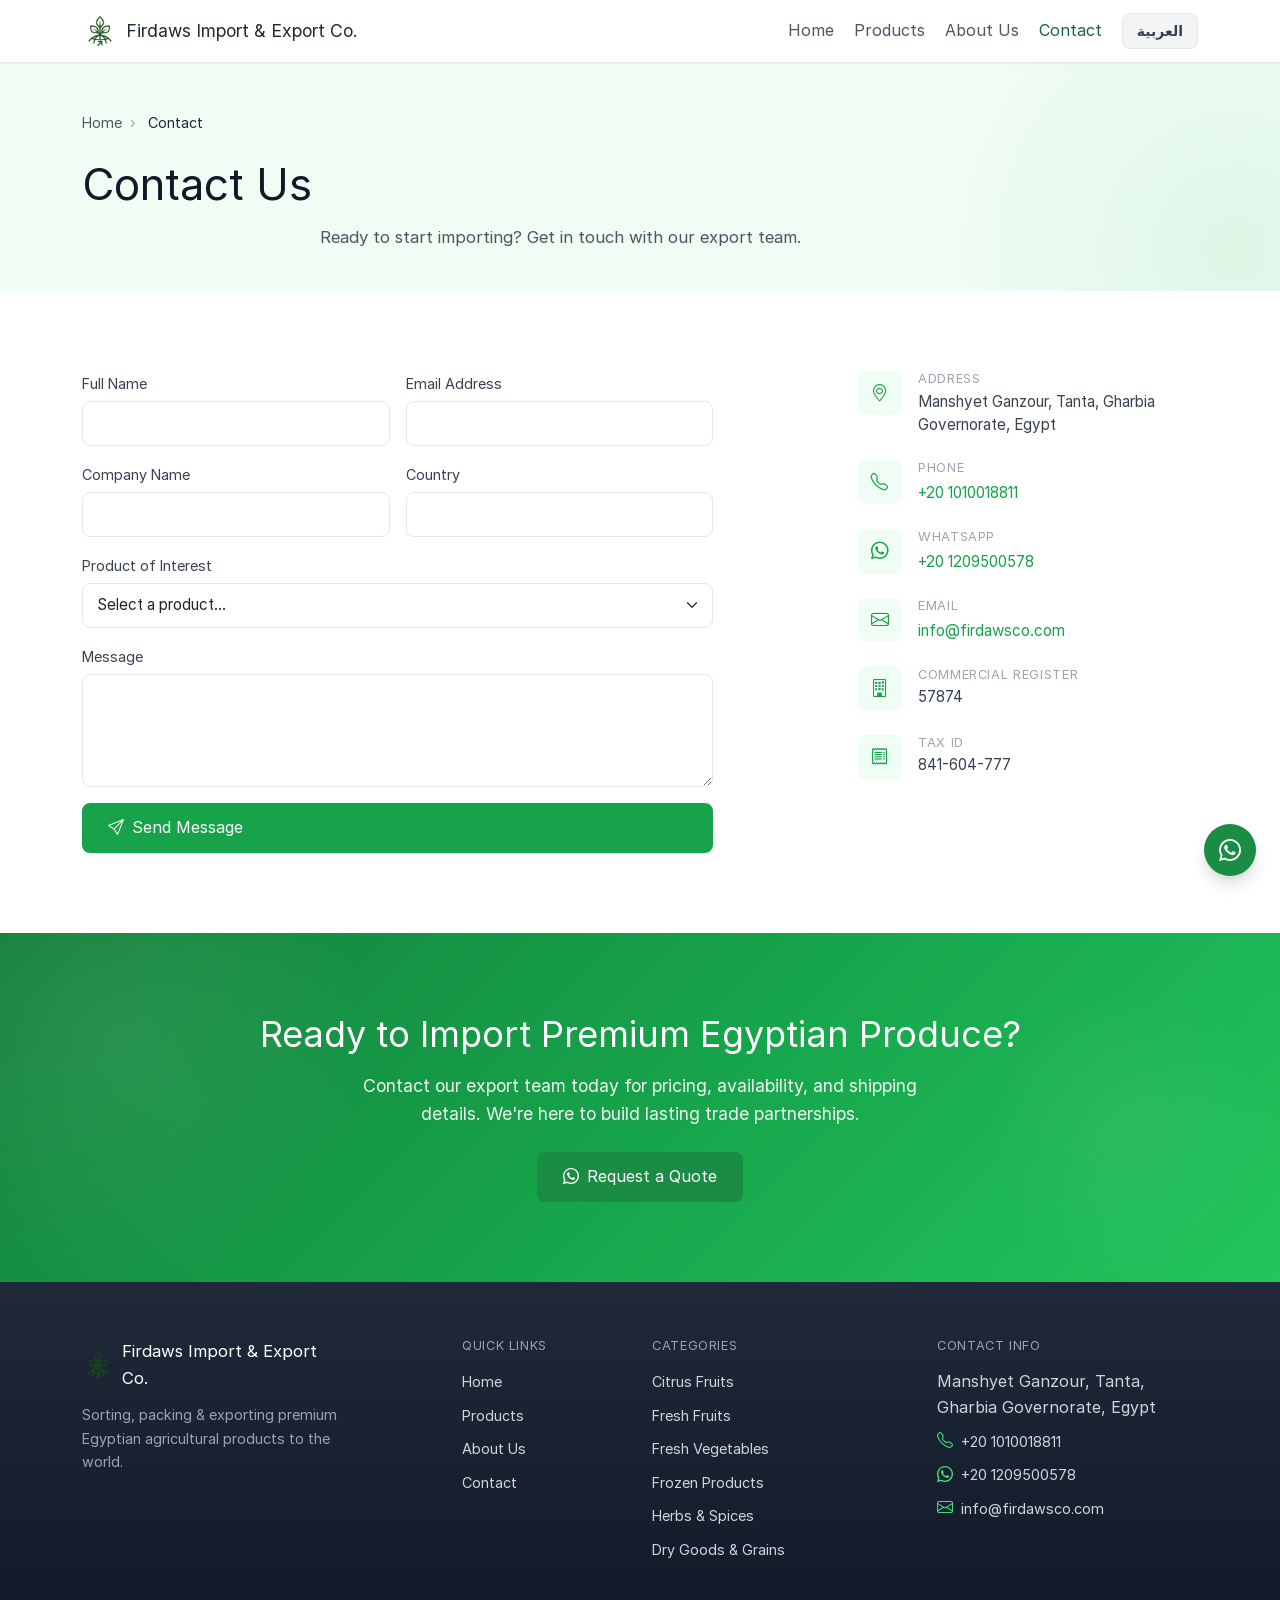
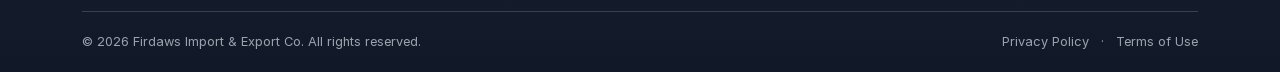
<file: contact.html>
<!DOCTYPE html>
<html lang="en" dir="ltr">

<head>
  <meta charset="utf-8">
  <meta name="viewport" content="width=device-width, initial-scale=1.0, shrink-to-fit=no">

  <title id="page-title">Contact — Firdaws Import &amp; Export Co.</title>

  <meta name="description" id="page-desc"
        content="Ready to start importing? Get in touch with our export team.">
  <meta name="robots" content="index, follow">
  <link rel="canonical" id="page-canonical" href="https://firdawsco.com/contact.html">

  <!-- Open Graph -->
  <meta property="og:type" content="website">
  <meta property="og:url" id="og-url" content="https://firdawsco.com/contact.html">
  <meta property="og:title" id="og-title" content="Contact — Firdaws Import &amp; Export Co.">
  <meta property="og:description" id="og-desc" content="Ready to start importing? Get in touch with our export team.">
  <meta property="og:image" id="og-image" content="https://firdawsco.com/assets/img/og-image.jpg">
  <meta property="og:site_name" id="og-site-name" content="Firdaws Import &amp; Export Co.">
  <meta property="og:locale" id="og-locale" content="en_US">

  <!-- Twitter Card -->
  <meta name="twitter:card" content="summary_large_image">
  <meta name="twitter:title" id="tw-title" content="Contact — Firdaws Import &amp; Export Co.">
  <meta name="twitter:description" id="tw-desc" content="Ready to start importing? Get in touch with our export team.">
  <meta name="twitter:image" id="tw-image" content="https://firdawsco.com/assets/img/og-image.jpg">

  <!-- hreflang -->
  <link rel="alternate" hreflang="en" id="hreflang-en" href="https://firdawsco.com/contact.html">
  <link rel="alternate" hreflang="ar" id="hreflang-ar" href="https://firdawsco.com/contact.html">
  <link rel="alternate" hreflang="x-default" id="hreflang-x-default" href="https://firdawsco.com/contact.html">

  <!-- CSP -->
  <meta http-equiv="Content-Security-Policy"
        content="default-src 'none';
                 script-src 'self';
                 style-src 'self';
                 font-src 'self';
                 img-src 'self' data:;
                 connect-src 'self';
                 form-action 'none';
                 manifest-src 'self';
                 base-uri 'self';">

  <!-- Font Preload -->
  <link rel="preload" href="./assets/fonts/inter-variable.woff2" as="font" type="font/woff2" crossorigin="anonymous">

  <!-- Favicon & Manifest -->
  <link rel="icon" type="image/x-icon" href="./favicon.ico">
  <link rel="icon" type="image/png" sizes="32x32" href="./assets/img/favicon-32x32.png">
  <link rel="icon" type="image/png" sizes="16x16" href="./assets/img/favicon-16x16.png">
  <link rel="apple-touch-icon" sizes="180x180" href="./assets/img/apple-touch-icon.png">
  <link rel="manifest" href="./site.webmanifest">
  <meta name="theme-color" content="#16a34a">
  <meta name="apple-mobile-web-app-capable" content="yes">
  <meta name="apple-mobile-web-app-status-bar-style" content="default">

  <!-- Stylesheets -->
  <link rel="stylesheet" id="bootstrap-css" href="./assets/vendor/bootstrap-5.3.3/css/bootstrap.min.css">
  <link rel="stylesheet" href="./assets/css/theme.min.css">
</head>

<body>

  <!-- Skip Link -->
  <a href="#main-content" class="skip-link" id="skip-link">Skip to main content</a>

  <!-- ═══════════════════════════════════════════
       NAVBAR
  ═══════════════════════════════════════════ -->
  <nav class="navbar navbar-expand-lg fw-navbar sticky-top"
       aria-label="Main navigation">
    <div class="container">

      <!-- Brand -->
      <a class="navbar-brand fw-brand" href="./">
        <img src="./assets/img/logo.webp" alt="" class="fw-brand-logo"
             width="36" height="36" loading="eager">
        <span id="nav-brand-name">Firdaws Import &amp; Export Co.</span>
      </a>

      <!-- Toggler -->
      <button class="navbar-toggler" type="button"
              data-bs-toggle="collapse" data-bs-target="#mainNav"
              aria-controls="mainNav" aria-expanded="false"
              aria-label="Toggle navigation">
        <i class="bi bi-list fs-4" aria-hidden="true"></i>
      </button>

      <!-- Nav Links + Lang Switch -->
      <div class="collapse navbar-collapse" id="mainNav">
        <ul class="navbar-nav ms-auto align-items-lg-center gap-lg-1">
          <li class="nav-item">
            <a class="nav-link" id="nav-home" href="./">Home</a>
          </li>
          <li class="nav-item">
            <a class="nav-link" id="nav-products" href="./products/">Products</a>
          </li>
          <li class="nav-item">
            <a class="nav-link" id="nav-about" href="./about.html">About Us</a>
          </li>
          <li class="nav-item">
            <a class="nav-link" id="nav-contact" href="./contact.html">Contact</a>
          </li>
          <li class="nav-item ms-lg-2">
            <button type="button" id="lang-switch" class="fw-btn-lang"></button>
          </li>
        </ul>
      </div>

    </div>
  </nav>

  <!-- ═══════════════════════════════════════════
       MAIN CONTENT
  ═══════════════════════════════════════════ -->
  <main id="main-content">

    <noscript>
      <div class="fw-noscript">
        <p>This website requires JavaScript. Please enable JavaScript in your browser.</p>
        <p dir="rtl" lang="ar">يتطلب هذا الموقع تفعيل JavaScript. يرجى تفعيل JavaScript في المتصفح.</p>
      </div>
    </noscript>

    <!-- ─── Section 1: Contact Hero (Compact) ─── -->
    <section class="fw-hero fw-hero--compact" aria-labelledby="contact-heading">
      <div class="container">
        <nav aria-label="Breadcrumb">
          <ol id="contact-breadcrumb" class="fw-breadcrumb">
            <!-- Built dynamically by contact-app.js -->
          </ol>
        </nav>
        <h1 class="fw-hero-title" id="contact-heading">Contact Us</h1>
        <p class="fw-hero-subtitle" id="contact-subtitle">Ready to start importing? Get in touch with our export team.</p>
      </div>
    </section>

    <!-- ─── Section 2: Form + Info ─── -->
    <section class="fw-section" aria-labelledby="contact-form-heading">
      <div class="container">
        <div class="row g-5">

          <!-- Left: Form (col-lg-7) -->
          <div class="col-12 col-lg-7">
            <h2 class="visually-hidden" id="contact-form-heading">Contact Form</h2>
            <form id="contact-form" class="fw-contact-form" action="#" novalidate>

              <div class="row g-3">
                <div class="col-12 col-sm-6">
                  <label for="cf-name" class="form-label" id="cf-name-label">Full Name</label>
                  <input type="text" class="form-control" id="cf-name"
                         required aria-required="true" autocomplete="name">
                </div>

                <div class="col-12 col-sm-6">
                  <label for="cf-email" class="form-label" id="cf-email-label">Email Address</label>
                  <input type="email" class="form-control" id="cf-email"
                         required aria-required="true" autocomplete="email">
                </div>

                <div class="col-12 col-sm-6">
                  <label for="cf-company" class="form-label" id="cf-company-label">Company Name</label>
                  <input type="text" class="form-control" id="cf-company"
                         autocomplete="organization">
                </div>

                <div class="col-12 col-sm-6">
                  <label for="cf-country" class="form-label" id="cf-country-label">Country</label>
                  <input type="text" class="form-control" id="cf-country"
                         autocomplete="country-name">
                </div>

                <div class="col-12">
                  <label for="cf-product" class="form-label" id="cf-product-label">Product of Interest</label>
                  <select class="form-select" id="cf-product">
                    <option value="">Select a product…</option>
                    <!-- Product options built dynamically by contact-app.js -->
                  </select>
                </div>

                <div class="col-12">
                  <label for="cf-message" class="form-label" id="cf-message-label">Message</label>
                  <textarea class="form-control" id="cf-message" rows="4"></textarea>
                </div>

                <div class="col-12">
                  <button type="submit" class="fw-btn-primary w-100" id="cf-submit">
                    <i class="bi bi-send" aria-hidden="true"></i>
                    <span id="cf-submit-text">Send Message</span>
                  </button>
                </div>
              </div>

              <!-- Success message (hidden by default) -->
              <div id="cf-success" class="fw-form-success d-none" role="alert">
                <i class="bi bi-check-circle" aria-hidden="true"></i>
                <p id="cf-success-text">Your message has been sent to WhatsApp.</p>
              </div>

            </form>
          </div>

          <!-- Right: Contact Info (col-lg-4 offset-lg-1) -->
          <div class="col-12 col-lg-4 offset-lg-1">
            <div class="fw-contact-info">

              <!-- Address -->
              <div class="fw-contact-info-item">
                <div class="fw-contact-info-icon">
                  <i class="bi bi-geo-alt" aria-hidden="true"></i>
                </div>
                <div>
                  <h3 id="ci-address-label">Address</h3>
                  <p id="ci-address-text">Manshyet Ganzour, Tanta, Gharbia Governorate, Egypt</p>
                </div>
              </div>

              <!-- Phone -->
              <div class="fw-contact-info-item">
                <div class="fw-contact-info-icon">
                  <i class="bi bi-telephone" aria-hidden="true"></i>
                </div>
                <div>
                  <h3 id="ci-phone-label">Phone</h3>
                  <a id="ci-phone-link" href="tel:+201010018811">+20 1010018811</a>
                </div>
              </div>

              <!-- WhatsApp -->
              <div class="fw-contact-info-item">
                <div class="fw-contact-info-icon">
                  <i class="bi bi-whatsapp" aria-hidden="true"></i>
                </div>
                <div>
                  <h3 id="ci-whatsapp-label">WhatsApp</h3>
                  <a id="ci-whatsapp-link" href="#" target="_blank" rel="noopener noreferrer">+20 1209500578</a>
                </div>
              </div>

              <!-- Email -->
              <div class="fw-contact-info-item">
                <div class="fw-contact-info-icon">
                  <i class="bi bi-envelope" aria-hidden="true"></i>
                </div>
                <div>
                  <h3 id="ci-email-label">Email</h3>
                  <a id="ci-email-link" href="mailto:info@firdawsco.com">info@firdawsco.com</a>
                </div>
              </div>

              <!-- Commercial Register -->
              <div class="fw-contact-info-item">
                <div class="fw-contact-info-icon">
                  <i class="bi bi-building" aria-hidden="true"></i>
                </div>
                <div>
                  <h3 id="ci-register-label">Commercial Register</h3>
                  <p id="ci-register-text">57874</p>
                </div>
              </div>

              <!-- Tax ID -->
              <div class="fw-contact-info-item">
                <div class="fw-contact-info-icon">
                  <i class="bi bi-receipt" aria-hidden="true"></i>
                </div>
                <div>
                  <h3 id="ci-tax-label">Tax ID</h3>
                  <p id="ci-tax-text">841-604-777</p>
                </div>
              </div>

            </div>
          </div>

        </div>
      </div>
    </section>

    <!-- ─── Section 3: CTA ─── -->
    <section class="fw-cta" aria-labelledby="contact-cta-heading">
      <div class="container text-center position-relative">
        <h2 class="fw-cta-title mb-3" id="contact-cta-heading">Ready to Import Premium Egyptian Produce?</h2>
        <p class="fw-cta-text mb-4" id="contact-cta-text">Contact our export team today for pricing, availability, and shipping details.</p>
        <a id="contact-cta-btn" href="#" target="_blank" rel="noopener noreferrer" class="fw-btn-whatsapp">
          <i class="bi bi-whatsapp" aria-hidden="true"></i>
          <span id="contact-cta-btn-text">Request a Quote</span>
        </a>
      </div>
    </section>

  </main>

  <!-- ═══════════════════════════════════════════
       FOOTER
  ═══════════════════════════════════════════ -->
  <footer class="fw-footer" role="contentinfo">
    <div class="container">

      <div class="row g-4">

        <!-- Brand Column -->
        <div class="col-12 col-md-6 col-lg-3">
          <div class="fw-footer-brand">
            <img src="./assets/img/logo.webp" alt="" width="32" height="32" loading="lazy">
            <span id="footer-brand-name">Firdaws Import &amp; Export Co.</span>
          </div>
          <p class="fw-footer-tagline" id="footer-tagline">Sorting, packing &amp; exporting premium Egyptian agricultural products to the world.</p>
        </div>

        <!-- Quick Links Column -->
        <div class="col-6 col-md-3 col-lg-2 offset-lg-1">
          <h3 class="fw-footer-heading" id="footer-quick-title">Quick Links</h3>
          <ul class="fw-footer-links" id="footer-quick-links">
            <li><a href="./">Home</a></li>
            <li><a href="./products/">Products</a></li>
            <li><a href="./about.html">About Us</a></li>
            <li><a href="./contact.html">Contact</a></li>
          </ul>
        </div>

        <!-- Categories Column -->
        <div class="col-6 col-md-3 col-lg-2">
          <h3 class="fw-footer-heading" id="footer-categories-title">Categories</h3>
          <ul class="fw-footer-links" id="footer-categories">
            <!-- 6 category links built dynamically by shared-page.js -->
          </ul>
        </div>

        <!-- Contact Column -->
        <div class="col-12 col-md-6 col-lg-3 offset-lg-1">
          <h3 class="fw-footer-heading" id="footer-contact-title">Contact Info</h3>
          <ul class="fw-footer-links">
            <li id="footer-address" class="mb-2">Manshyet Ganzour, Tanta, Gharbia Governorate, Egypt</li>
            <li class="fw-footer-contact-item">
              <i class="bi bi-telephone" aria-hidden="true"></i>
              <a id="footer-phone-link" href="tel:+201010018811">+20 1010018811</a>
            </li>
            <li class="fw-footer-contact-item">
              <i class="bi bi-whatsapp" aria-hidden="true"></i>
              <a id="footer-whatsapp-link" href="#" target="_blank" rel="noopener noreferrer">+20 1209500578</a>
            </li>
            <li class="fw-footer-contact-item">
              <i class="bi bi-envelope" aria-hidden="true"></i>
              <a id="footer-email-link" href="mailto:info@firdawsco.com">info@firdawsco.com</a>
            </li>
          </ul>
        </div>

      </div>

      <!-- Footer Bottom -->
      <div class="fw-footer-bottom">
        <span id="footer-copyright">&copy; 2026 Firdaws Import &amp; Export Co. All rights reserved.</span>
        <div>
          <a href="./legal/privacy.html" data-legal="privacy">Privacy Policy</a>
          <span class="mx-2" aria-hidden="true">&middot;</span>
          <a href="./legal/terms.html" data-legal="terms">Terms of Use</a>
        </div>
      </div>

    </div>
  </footer>

  <!-- Floating Actions -->
  <div id="floating-actions" class="fw-floating-actions">
    <button type="button" id="back-to-top" class="fw-back-to-top" aria-label="Back to top">
      <!-- SVG progress ring + arrow icon built by shared-page.js -->
    </button>
    <a id="whatsapp-float" href="#" target="_blank" rel="noopener noreferrer"
       class="fw-whatsapp-float" aria-label="Chat on WhatsApp">
      <i class="bi bi-whatsapp" aria-hidden="true"></i>
    </a>
  </div>

  <!-- Scripts — deferred, non-blocking, correct order -->
  <script src="./assets/vendor/bootstrap-5.3.3/js/bootstrap.min.js" defer></script>
  <script src="./assets/js/company-data.min.js" defer></script>
  <script src="./assets/js/utils.min.js" defer></script>
  <script src="./assets/js/shared-page.min.js" defer></script>
  <script src="./assets/js/contact-app.min.js" defer></script>

</body>

</html>
</file>
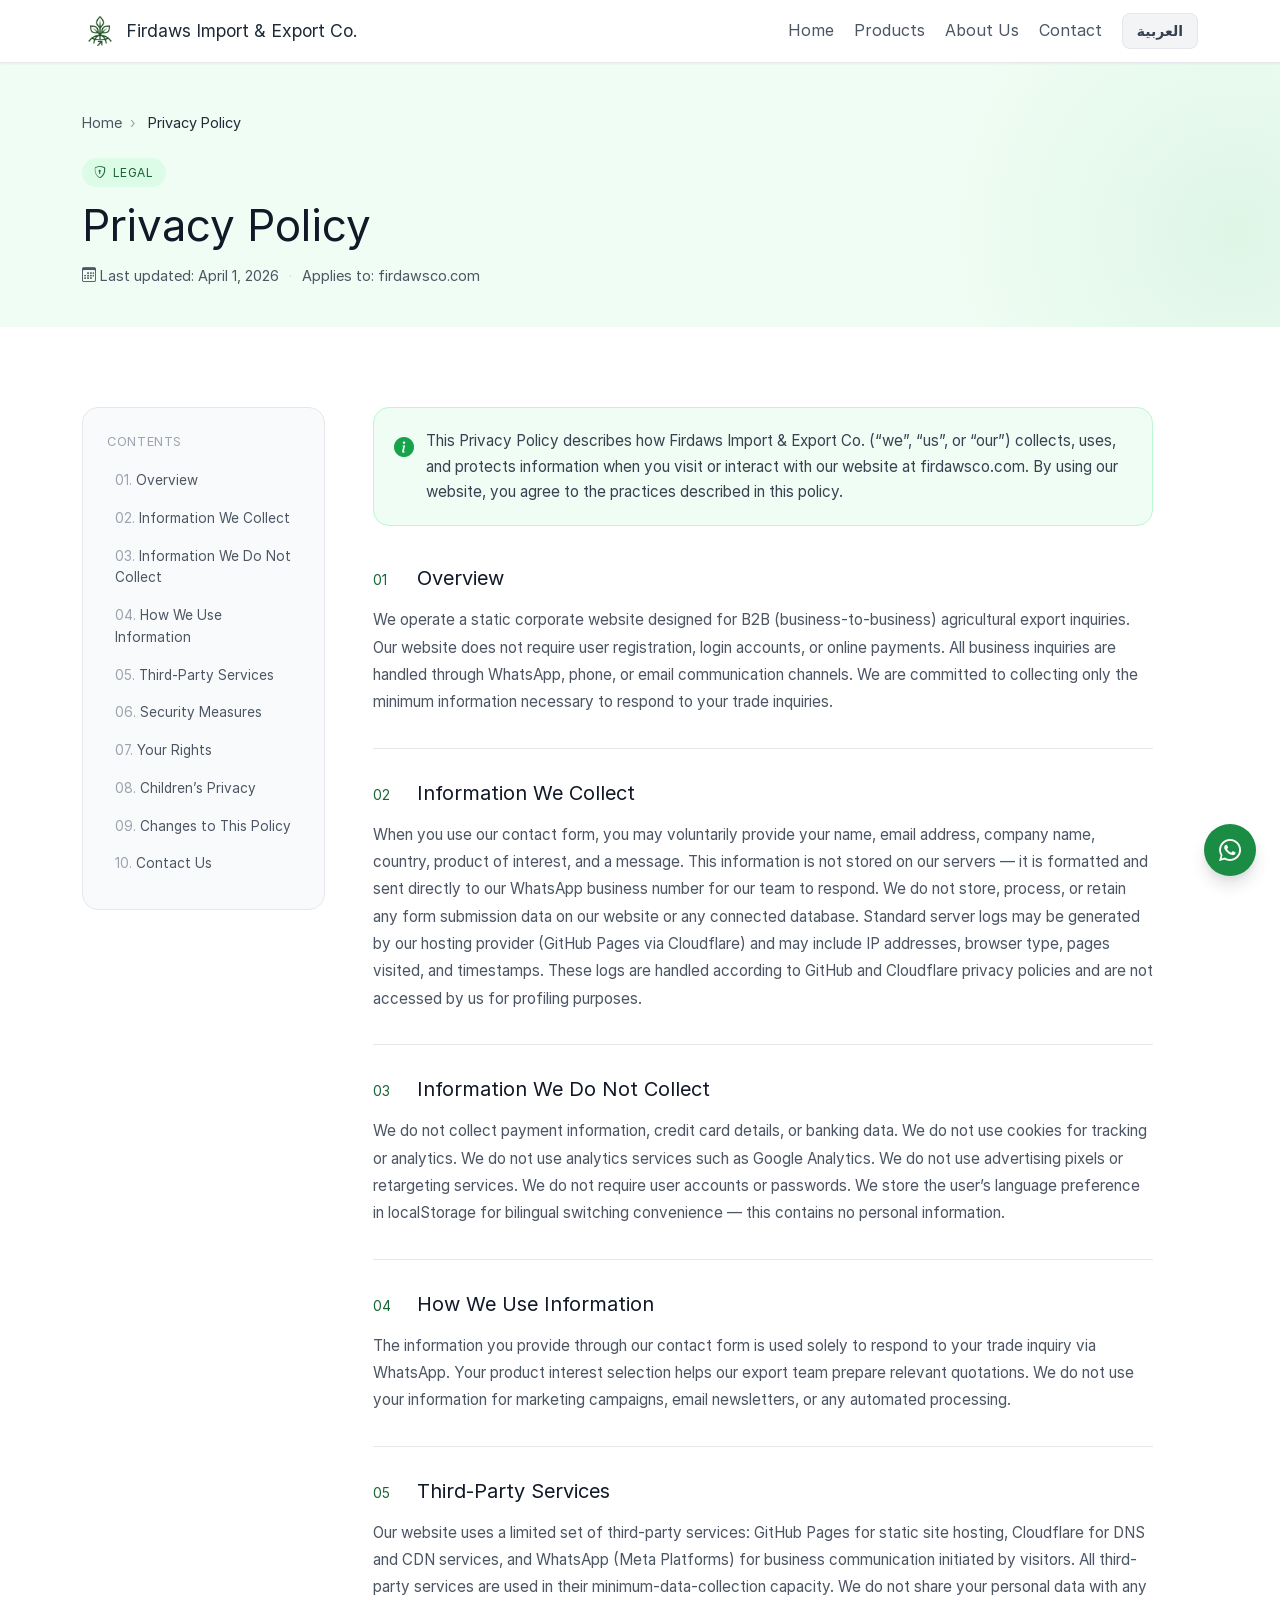
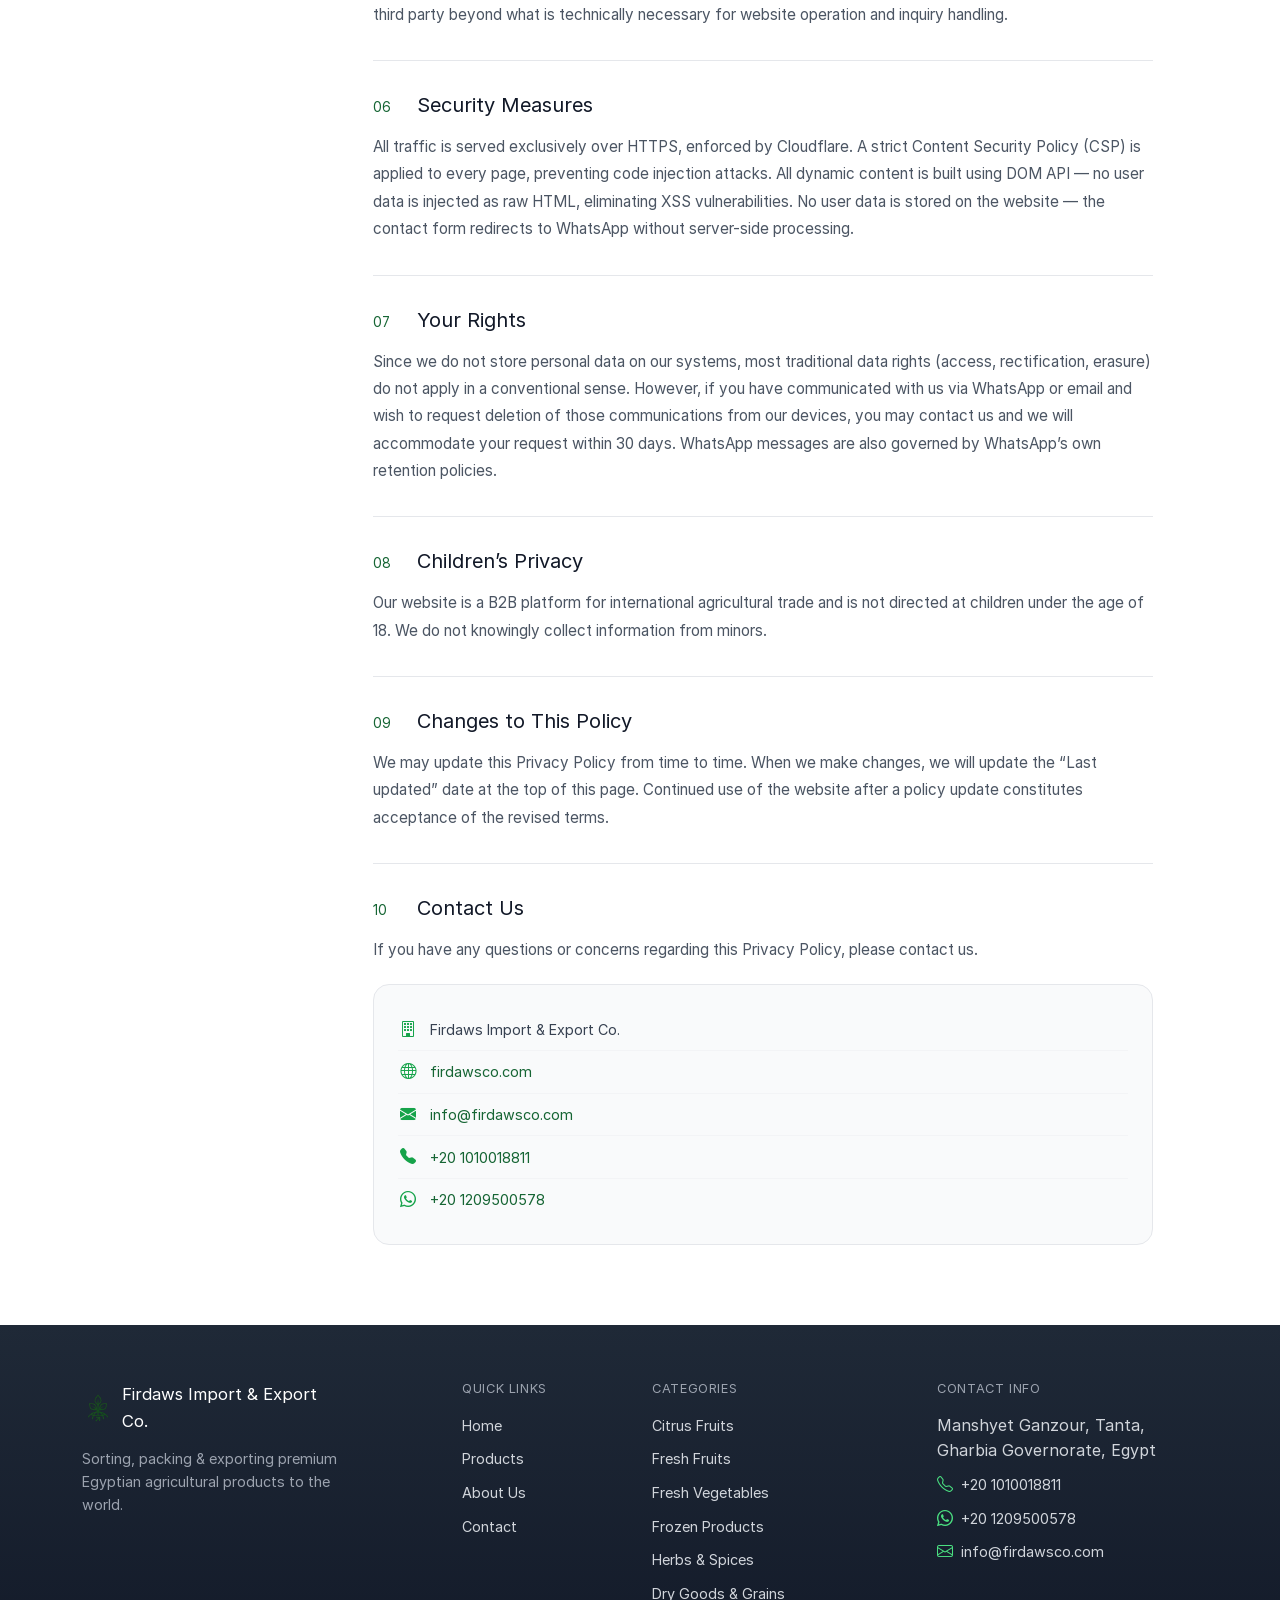
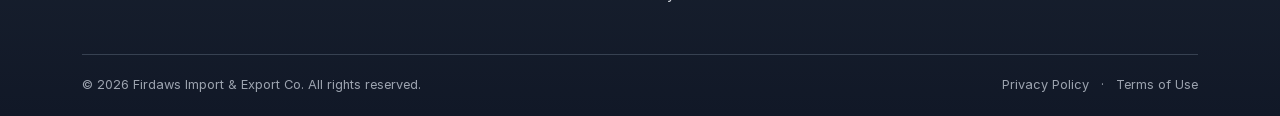
<file: legal/privacy.html>
<!DOCTYPE html>
<html lang="en" dir="ltr">

<head>
  <meta charset="utf-8">
  <meta name="viewport" content="width=device-width, initial-scale=1.0, shrink-to-fit=no">

  <title id="page-title">Privacy Policy — Firdaws Import &amp; Export Co.</title>

  <meta name="description" id="page-desc"
        content="Privacy Policy — how Firdaws Import &amp; Export Co. collects, uses, and protects information on firdawsco.com.">
  <meta name="robots" content="index, follow">
  <link rel="canonical" id="page-canonical" href="https://firdawsco.com/legal/privacy.html">

  <!-- Open Graph -->
  <meta property="og:type" content="website">
  <meta property="og:url" id="og-url" content="https://firdawsco.com/legal/privacy.html">
  <meta property="og:title" id="og-title" content="Privacy Policy — Firdaws Import &amp; Export Co.">
  <meta property="og:description" id="og-desc" content="Privacy Policy — how Firdaws Import &amp; Export Co. collects, uses, and protects information on firdawsco.com.">
  <meta property="og:image" id="og-image" content="https://firdawsco.com/assets/img/og-image.jpg">
  <meta property="og:site_name" id="og-site-name" content="Firdaws Import &amp; Export Co.">
  <meta property="og:locale" id="og-locale" content="en_US">

  <!-- Twitter Card -->
  <meta name="twitter:card" content="summary_large_image">
  <meta name="twitter:title" id="tw-title" content="Privacy Policy — Firdaws Import &amp; Export Co.">
  <meta name="twitter:description" id="tw-desc" content="Privacy Policy — how Firdaws Import &amp; Export Co. collects, uses, and protects information on firdawsco.com.">
  <meta name="twitter:image" id="tw-image" content="https://firdawsco.com/assets/img/og-image.jpg">

  <!-- hreflang -->
  <link rel="alternate" hreflang="en" id="hreflang-en" href="https://firdawsco.com/legal/privacy.html">
  <link rel="alternate" hreflang="ar" id="hreflang-ar" href="https://firdawsco.com/legal/privacy.html">
  <link rel="alternate" hreflang="x-default" id="hreflang-x-default" href="https://firdawsco.com/legal/privacy.html">

  <!-- CSP -->
  <meta http-equiv="Content-Security-Policy"
        content="default-src 'none';
                 script-src 'self';
                 style-src 'self';
                 font-src 'self';
                 img-src 'self' data:;
                 connect-src 'self';
                 form-action 'none';
                 manifest-src 'self';
                 base-uri 'self';">

  <!-- Font Preload -->
  <link rel="preload" href="../assets/fonts/inter-variable.woff2" as="font" type="font/woff2" crossorigin="anonymous">

  <!-- Favicon & Manifest -->
  <link rel="icon" type="image/x-icon" href="../favicon.ico">
  <link rel="icon" type="image/png" sizes="32x32" href="../assets/img/favicon-32x32.png">
  <link rel="icon" type="image/png" sizes="16x16" href="../assets/img/favicon-16x16.png">
  <link rel="apple-touch-icon" sizes="180x180" href="../assets/img/apple-touch-icon.png">
  <link rel="manifest" href="../site.webmanifest">
  <meta name="theme-color" content="#16a34a">
  <meta name="apple-mobile-web-app-capable" content="yes">
  <meta name="apple-mobile-web-app-status-bar-style" content="default">

  <!-- Stylesheets -->
  <link rel="stylesheet" id="bootstrap-css" href="../assets/vendor/bootstrap-5.3.3/css/bootstrap.min.css">
  <link rel="stylesheet" href="../assets/css/theme.min.css">
</head>

<body>

  <!-- Skip Link -->
  <a href="#main-content" class="skip-link" id="skip-link">Skip to main content</a>

  <!-- ═══════════════════════════════════════════
       NAVBAR
  ═══════════════════════════════════════════ -->
  <nav class="navbar navbar-expand-lg fw-navbar sticky-top"
       aria-label="Main navigation">
    <div class="container">

      <!-- Brand -->
      <a class="navbar-brand fw-brand" href="../">
        <img src="../assets/img/logo.webp" alt="" class="fw-brand-logo"
             width="36" height="36" loading="eager">
        <span id="nav-brand-name">Firdaws Import &amp; Export Co.</span>
      </a>

      <!-- Toggler -->
      <button class="navbar-toggler" type="button"
              data-bs-toggle="collapse" data-bs-target="#mainNav"
              aria-controls="mainNav" aria-expanded="false"
              aria-label="Toggle navigation">
        <i class="bi bi-list fs-4" aria-hidden="true"></i>
      </button>

      <!-- Nav Links + Lang Switch -->
      <div class="collapse navbar-collapse" id="mainNav">
        <ul class="navbar-nav ms-auto align-items-lg-center gap-lg-1">
          <li class="nav-item">
            <a class="nav-link" id="nav-home" href="../">Home</a>
          </li>
          <li class="nav-item">
            <a class="nav-link" id="nav-products" href="../products/">Products</a>
          </li>
          <li class="nav-item">
            <a class="nav-link" id="nav-about" href="../about.html">About Us</a>
          </li>
          <li class="nav-item">
            <a class="nav-link" id="nav-contact" href="../contact.html">Contact</a>
          </li>
          <li class="nav-item ms-lg-2">
            <button type="button" id="lang-switch" class="fw-btn-lang"></button>
          </li>
        </ul>
      </div>

    </div>
  </nav>

  <!-- ═══════════════════════════════════════════
       MAIN CONTENT
  ═══════════════════════════════════════════ -->
  <main id="main-content">

    <noscript>
      <div class="fw-noscript">
        <p>This website requires JavaScript. Please enable JavaScript in your browser.</p>
        <p dir="rtl" lang="ar">يتطلب هذا الموقع تفعيل JavaScript. يرجى تفعيل JavaScript في المتصفح.</p>
      </div>
    </noscript>

    <!-- ─── Section 1: Legal Hero (Compact) + Breadcrumb ─── -->
    <section class="fw-hero fw-hero--compact" aria-labelledby="legal-heading">
      <div class="container">
        <nav aria-label="Breadcrumb">
          <ol id="legal-breadcrumb" class="fw-breadcrumb">
            <!-- Built dynamically by legal-app.js -->
          </ol>
        </nav>
        <div id="legal-badge-text" class="fw-legal-header-badge" aria-hidden="true">
          <i class="bi bi-shield-lock" aria-hidden="true"></i>
          <span>Legal</span>
        </div>
        <h1 class="fw-hero-title" id="legal-heading">Privacy Policy</h1>
        <p class="fw-legal-header-meta" id="legal-header-meta">
          <i class="bi bi-calendar3" aria-hidden="true"></i>
          <span id="legal-last-updated">Last updated: April 1, 2026</span>
          <span class="fw-legal-meta-sep" aria-hidden="true">&middot;</span>
          <span id="legal-applies-to">Applies to: firdawsco.com</span>
        </p>
      </div>
    </section>

    <!-- ─── Section 2: TOC + Article Layout ─── -->
    <section class="fw-section" aria-labelledby="legal-heading">
      <div class="container">
        <div class="row g-5 justify-content-center">

          <!-- TOC Sidebar — desktop only -->
          <div class="col-12 col-lg-3 d-none d-lg-block">
            <nav class="fw-legal-toc" aria-label="Table of contents">
              <p class="fw-legal-toc-title" id="legal-toc-title">Contents</p>
              <ol class="fw-legal-toc-list" id="legal-toc-list">
                <!-- Built dynamically by legal-app.js -->
              </ol>
            </nav>
          </div>

          <!-- Article Body -->
          <div class="col-12 col-lg-9">
            <article class="fw-legal-article">

              <!-- Intro Note -->
              <div class="fw-legal-intro-note">
                <i class="bi bi-info-circle-fill" aria-hidden="true"></i>
                <p id="legal-intro-text">This Privacy Policy describes how Firdaws Import &amp; Export Co. collects, uses, and protects information.</p>
              </div>

              <!-- Sections Container — built dynamically -->
              <div id="legal-sections">
                <!-- All sections built dynamically by legal-app.js -->
              </div>

            </article>
          </div>

        </div>
      </div>
    </section>

  </main>

  <!-- ═══════════════════════════════════════════
       FOOTER
  ═══════════════════════════════════════════ -->
  <footer class="fw-footer" role="contentinfo">
    <div class="container">

      <div class="row g-4">

        <!-- Brand Column -->
        <div class="col-12 col-md-6 col-lg-3">
          <div class="fw-footer-brand">
            <img src="../assets/img/logo.webp" alt="" width="32" height="32" loading="lazy">
            <span id="footer-brand-name">Firdaws Import &amp; Export Co.</span>
          </div>
          <p class="fw-footer-tagline" id="footer-tagline">Sorting, packing &amp; exporting premium Egyptian agricultural products to the world.</p>
        </div>

        <!-- Quick Links Column -->
        <div class="col-6 col-md-3 col-lg-2 offset-lg-1">
          <h3 class="fw-footer-heading" id="footer-quick-title">Quick Links</h3>
          <ul class="fw-footer-links" id="footer-quick-links">
            <li><a href="../">Home</a></li>
            <li><a href="../products/">Products</a></li>
            <li><a href="../about.html">About Us</a></li>
            <li><a href="../contact.html">Contact</a></li>
          </ul>
        </div>

        <!-- Categories Column -->
        <div class="col-6 col-md-3 col-lg-2">
          <h3 class="fw-footer-heading" id="footer-categories-title">Categories</h3>
          <ul class="fw-footer-links" id="footer-categories">
            <!-- 6 category links built dynamically by shared-page.js -->
          </ul>
        </div>

        <!-- Contact Column -->
        <div class="col-12 col-md-6 col-lg-3 offset-lg-1">
          <h3 class="fw-footer-heading" id="footer-contact-title">Contact Info</h3>
          <ul class="fw-footer-links">
            <li id="footer-address" class="mb-2">Manshyet Ganzour, Tanta, Gharbia Governorate, Egypt</li>
            <li class="fw-footer-contact-item">
              <i class="bi bi-telephone" aria-hidden="true"></i>
              <a id="footer-phone-link" href="tel:+201010018811">+20 1010018811</a>
            </li>
            <li class="fw-footer-contact-item">
              <i class="bi bi-whatsapp" aria-hidden="true"></i>
              <a id="footer-whatsapp-link" href="#" target="_blank" rel="noopener noreferrer">+20 1209500578</a>
            </li>
            <li class="fw-footer-contact-item">
              <i class="bi bi-envelope" aria-hidden="true"></i>
              <a id="footer-email-link" href="mailto:info@firdawsco.com">info@firdawsco.com</a>
            </li>
          </ul>
        </div>

      </div>

      <!-- Footer Bottom -->
      <div class="fw-footer-bottom">
        <span id="footer-copyright">&copy; 2026 Firdaws Import &amp; Export Co. All rights reserved.</span>
        <div>
          <a href="./privacy.html" data-legal="privacy">Privacy Policy</a>
          <span class="mx-2" aria-hidden="true">&middot;</span>
          <a href="./terms.html" data-legal="terms">Terms of Use</a>
        </div>
      </div>

    </div>
  </footer>

  <!-- Floating Actions -->
  <div id="floating-actions" class="fw-floating-actions">
    <button type="button" id="back-to-top" class="fw-back-to-top" aria-label="Back to top">
      <!-- SVG progress ring + arrow icon built by shared-page.js -->
    </button>
    <a id="whatsapp-float" href="#" target="_blank" rel="noopener noreferrer"
       class="fw-whatsapp-float" aria-label="Chat on WhatsApp">
      <i class="bi bi-whatsapp" aria-hidden="true"></i>
    </a>
  </div>

  <!-- Scripts — deferred, non-blocking, correct order -->
  <script src="../assets/vendor/bootstrap-5.3.3/js/bootstrap.min.js" defer></script>
  <script src="../assets/js/company-data.min.js" defer></script>
  <script src="../assets/js/utils.min.js" defer></script>
  <script src="../assets/js/shared-page.min.js" defer></script>
  <script src="../assets/js/legal-app.min.js" defer></script>

</body>

</html>
</file>
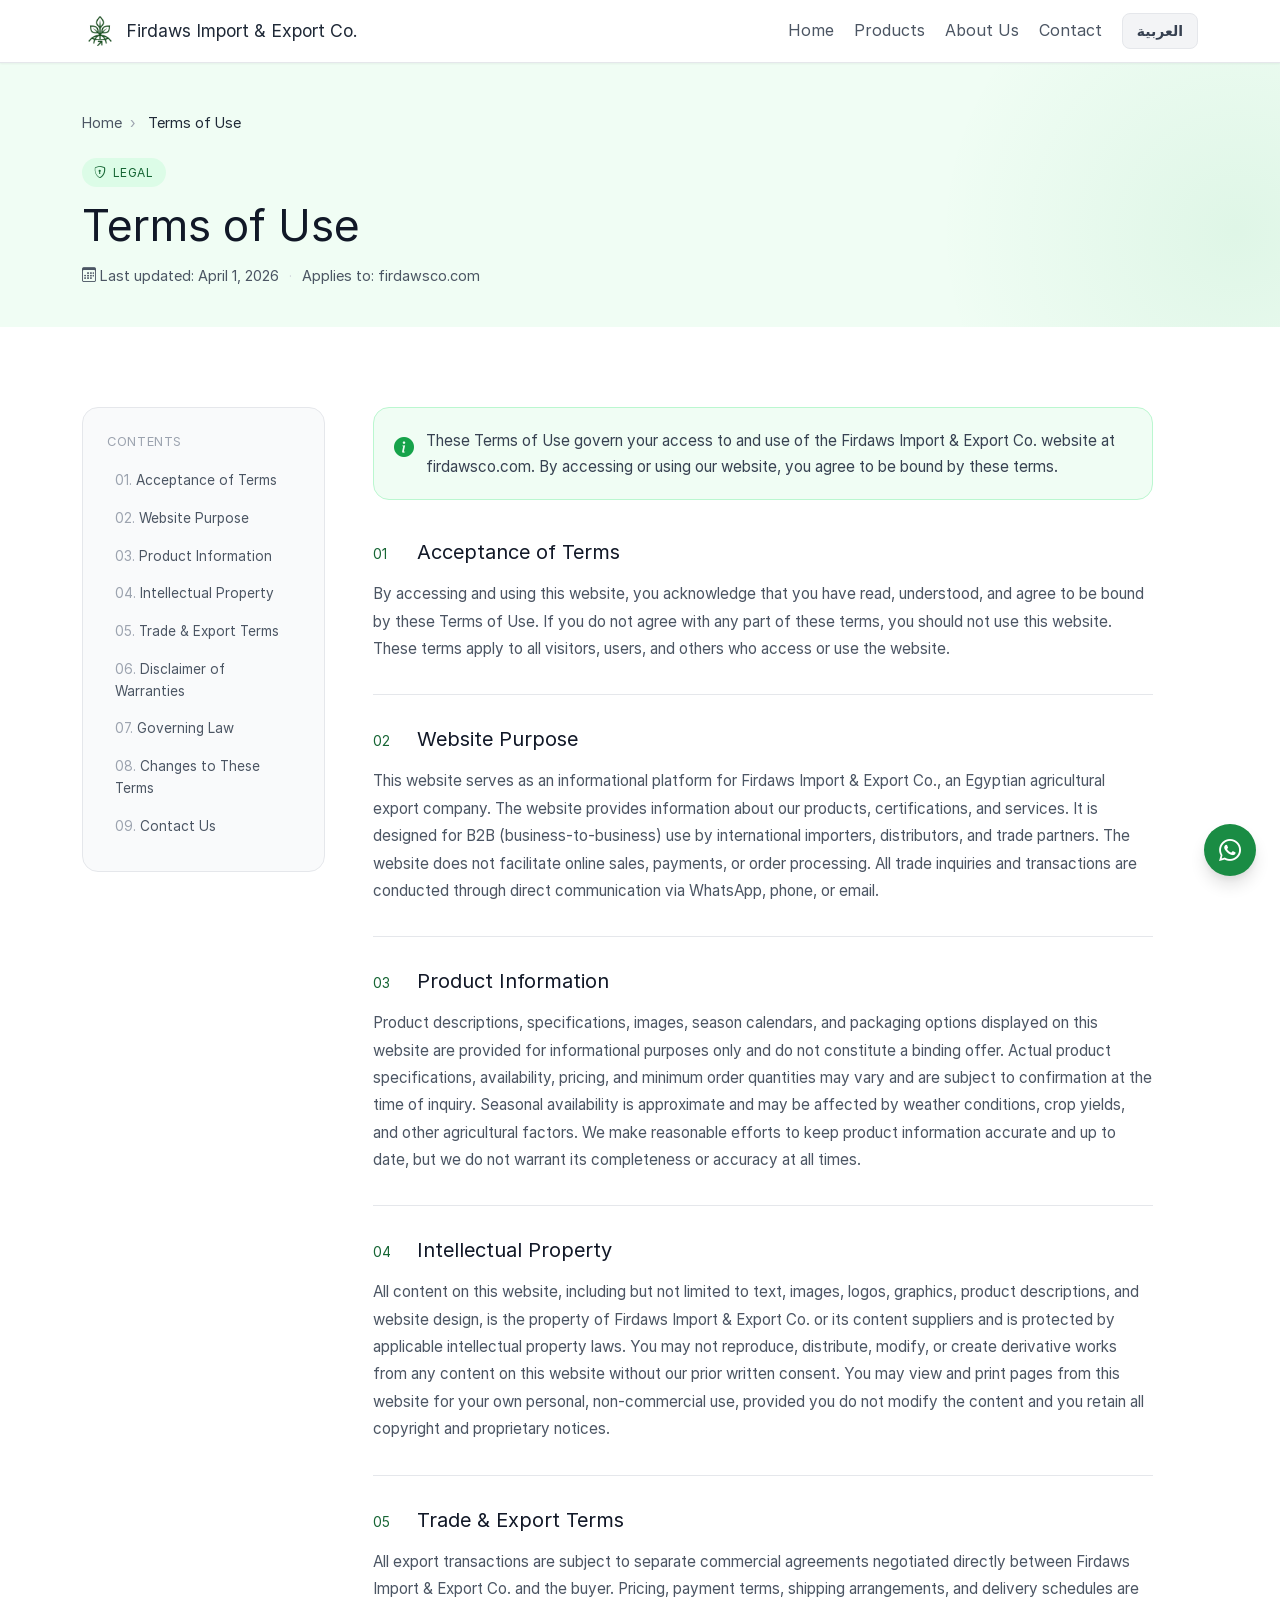
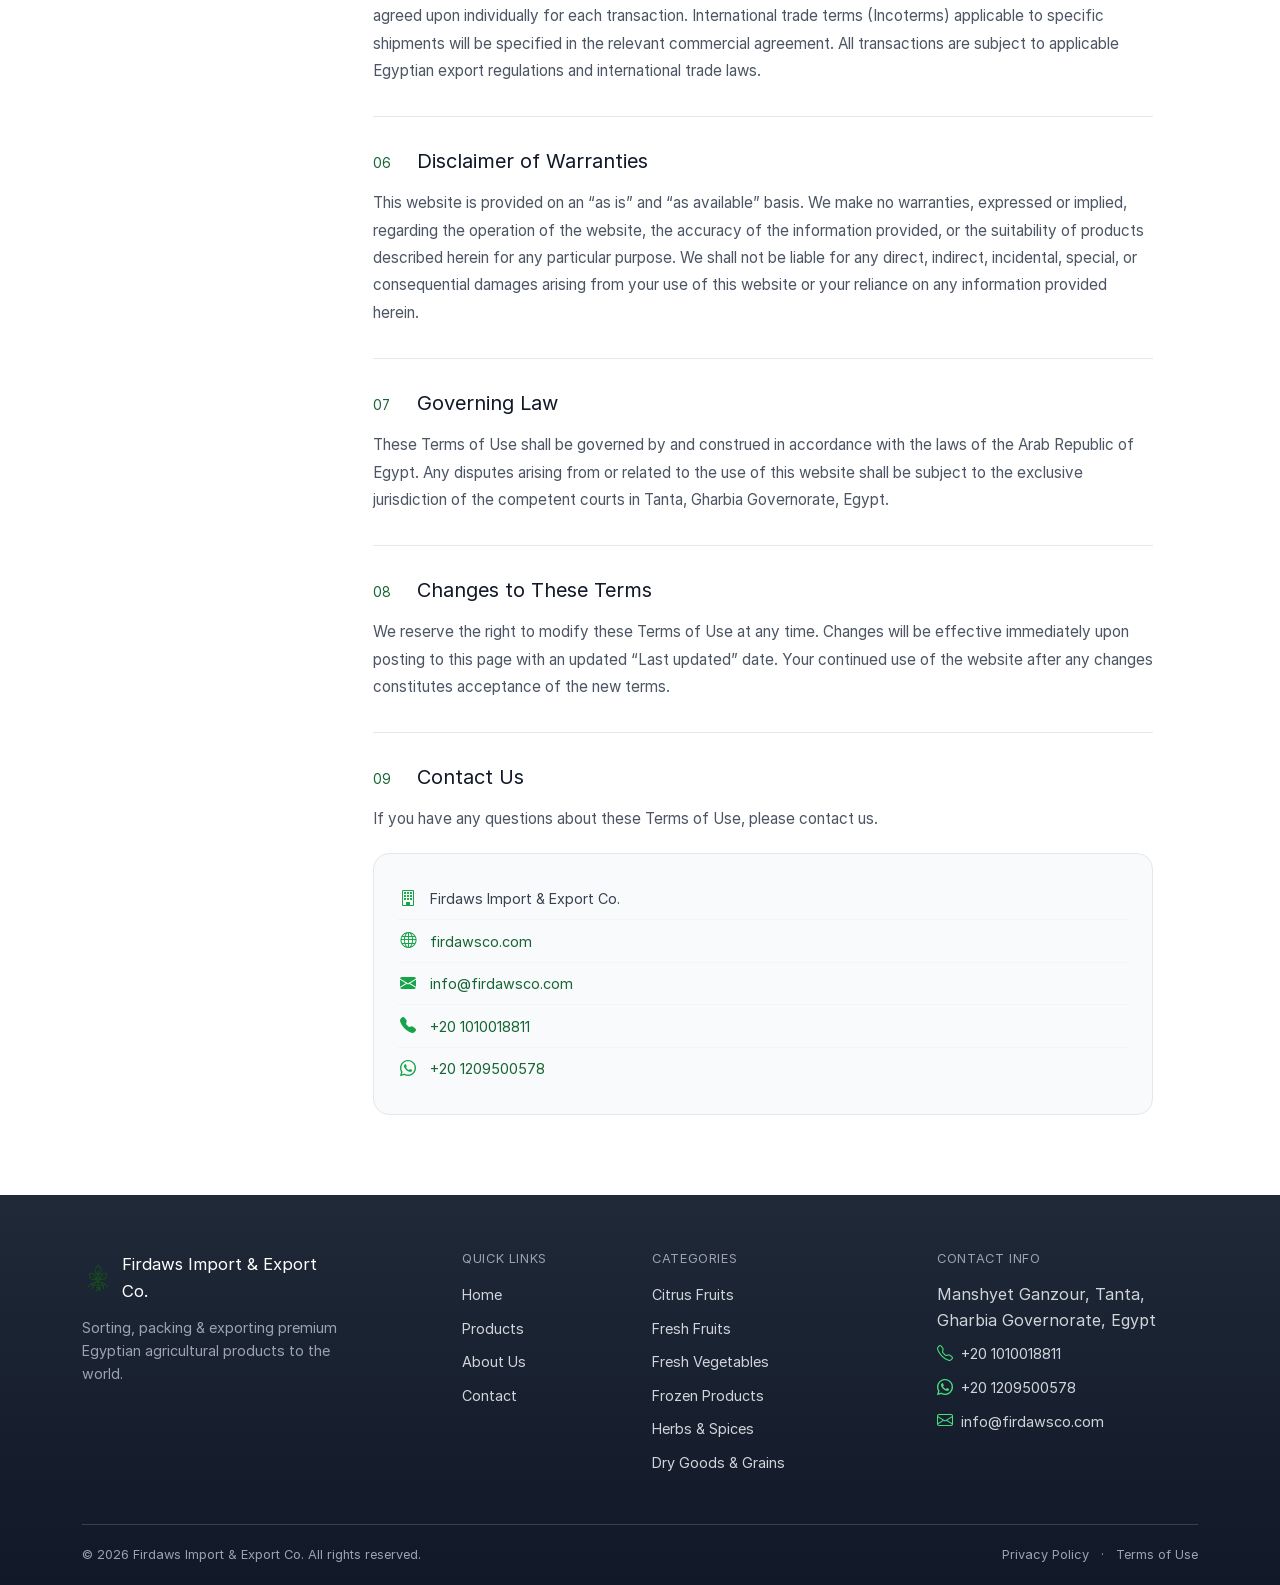
<file: legal/terms.html>
<!DOCTYPE html>
<html lang="en" dir="ltr">

<head>
  <meta charset="utf-8">
  <meta name="viewport" content="width=device-width, initial-scale=1.0, shrink-to-fit=no">

  <title id="page-title">Terms of Use — Firdaws Import &amp; Export Co.</title>

  <meta name="description" id="page-desc"
        content="Terms of Use governing access to and use of the Firdaws Import &amp; Export Co. website at firdawsco.com.">
  <meta name="robots" content="index, follow">
  <link rel="canonical" id="page-canonical" href="https://firdawsco.com/legal/terms.html">

  <!-- Open Graph -->
  <meta property="og:type" content="website">
  <meta property="og:url" id="og-url" content="https://firdawsco.com/legal/terms.html">
  <meta property="og:title" id="og-title" content="Terms of Use — Firdaws Import &amp; Export Co.">
  <meta property="og:description" id="og-desc" content="Terms of Use governing access to and use of the Firdaws Import &amp; Export Co. website at firdawsco.com.">
  <meta property="og:image" id="og-image" content="https://firdawsco.com/assets/img/og-image.jpg">
  <meta property="og:site_name" id="og-site-name" content="Firdaws Import &amp; Export Co.">
  <meta property="og:locale" id="og-locale" content="en_US">

  <!-- Twitter Card -->
  <meta name="twitter:card" content="summary_large_image">
  <meta name="twitter:title" id="tw-title" content="Terms of Use — Firdaws Import &amp; Export Co.">
  <meta name="twitter:description" id="tw-desc" content="Terms of Use governing access to and use of the Firdaws Import &amp; Export Co. website at firdawsco.com.">
  <meta name="twitter:image" id="tw-image" content="https://firdawsco.com/assets/img/og-image.jpg">

  <!-- hreflang -->
  <link rel="alternate" hreflang="en" id="hreflang-en" href="https://firdawsco.com/legal/terms.html">
  <link rel="alternate" hreflang="ar" id="hreflang-ar" href="https://firdawsco.com/legal/terms.html">
  <link rel="alternate" hreflang="x-default" id="hreflang-x-default" href="https://firdawsco.com/legal/terms.html">

  <!-- CSP -->
  <meta http-equiv="Content-Security-Policy"
        content="default-src 'none';
                 script-src 'self';
                 style-src 'self';
                 font-src 'self';
                 img-src 'self' data:;
                 connect-src 'self';
                 form-action 'none';
                 manifest-src 'self';
                 base-uri 'self';">

  <!-- Font Preload -->
  <link rel="preload" href="../assets/fonts/inter-variable.woff2" as="font" type="font/woff2" crossorigin="anonymous">

  <!-- Favicon & Manifest -->
  <link rel="icon" type="image/x-icon" href="../favicon.ico">
  <link rel="icon" type="image/png" sizes="32x32" href="../assets/img/favicon-32x32.png">
  <link rel="icon" type="image/png" sizes="16x16" href="../assets/img/favicon-16x16.png">
  <link rel="apple-touch-icon" sizes="180x180" href="../assets/img/apple-touch-icon.png">
  <link rel="manifest" href="../site.webmanifest">
  <meta name="theme-color" content="#16a34a">
  <meta name="apple-mobile-web-app-capable" content="yes">
  <meta name="apple-mobile-web-app-status-bar-style" content="default">

  <!-- Stylesheets -->
  <link rel="stylesheet" id="bootstrap-css" href="../assets/vendor/bootstrap-5.3.3/css/bootstrap.min.css">
  <link rel="stylesheet" href="../assets/css/theme.min.css">
</head>

<body>

  <!-- Skip Link -->
  <a href="#main-content" class="skip-link" id="skip-link">Skip to main content</a>

  <!-- ═══════════════════════════════════════════
       NAVBAR
  ═══════════════════════════════════════════ -->
  <nav class="navbar navbar-expand-lg fw-navbar sticky-top"
       aria-label="Main navigation">
    <div class="container">

      <!-- Brand -->
      <a class="navbar-brand fw-brand" href="../">
        <img src="../assets/img/logo.webp" alt="" class="fw-brand-logo"
             width="36" height="36" loading="eager">
        <span id="nav-brand-name">Firdaws Import &amp; Export Co.</span>
      </a>

      <!-- Toggler -->
      <button class="navbar-toggler" type="button"
              data-bs-toggle="collapse" data-bs-target="#mainNav"
              aria-controls="mainNav" aria-expanded="false"
              aria-label="Toggle navigation">
        <i class="bi bi-list fs-4" aria-hidden="true"></i>
      </button>

      <!-- Nav Links + Lang Switch -->
      <div class="collapse navbar-collapse" id="mainNav">
        <ul class="navbar-nav ms-auto align-items-lg-center gap-lg-1">
          <li class="nav-item">
            <a class="nav-link" id="nav-home" href="../">Home</a>
          </li>
          <li class="nav-item">
            <a class="nav-link" id="nav-products" href="../products/">Products</a>
          </li>
          <li class="nav-item">
            <a class="nav-link" id="nav-about" href="../about.html">About Us</a>
          </li>
          <li class="nav-item">
            <a class="nav-link" id="nav-contact" href="../contact.html">Contact</a>
          </li>
          <li class="nav-item ms-lg-2">
            <button type="button" id="lang-switch" class="fw-btn-lang"></button>
          </li>
        </ul>
      </div>

    </div>
  </nav>

  <!-- ═══════════════════════════════════════════
       MAIN CONTENT
  ═══════════════════════════════════════════ -->
  <main id="main-content">

    <noscript>
      <div class="fw-noscript">
        <p>This website requires JavaScript. Please enable JavaScript in your browser.</p>
        <p dir="rtl" lang="ar">يتطلب هذا الموقع تفعيل JavaScript. يرجى تفعيل JavaScript في المتصفح.</p>
      </div>
    </noscript>

    <!-- ─── Section 1: Legal Hero (Compact) + Breadcrumb ─── -->
    <section class="fw-hero fw-hero--compact" aria-labelledby="legal-heading">
      <div class="container">
        <nav aria-label="Breadcrumb">
          <ol id="legal-breadcrumb" class="fw-breadcrumb">
            <!-- Built dynamically by legal-app.js -->
          </ol>
        </nav>
        <div id="legal-badge-text" class="fw-legal-header-badge" aria-hidden="true">
          <i class="bi bi-shield-lock" aria-hidden="true"></i>
          <span>Legal</span>
        </div>
        <h1 class="fw-hero-title" id="legal-heading">Terms of Use</h1>
        <p class="fw-legal-header-meta" id="legal-header-meta">
          <i class="bi bi-calendar3" aria-hidden="true"></i>
          <span id="legal-last-updated">Last updated: April 1, 2026</span>
          <span class="fw-legal-meta-sep" aria-hidden="true">&middot;</span>
          <span id="legal-applies-to">Applies to: firdawsco.com</span>
        </p>
      </div>
    </section>

    <!-- ─── Section 2: TOC + Article Layout ─── -->
    <section class="fw-section" aria-labelledby="legal-heading">
      <div class="container">
        <div class="row g-5 justify-content-center">

          <!-- TOC Sidebar — desktop only -->
          <div class="col-12 col-lg-3 d-none d-lg-block">
            <nav class="fw-legal-toc" aria-label="Table of contents">
              <p class="fw-legal-toc-title" id="legal-toc-title">Contents</p>
              <ol class="fw-legal-toc-list" id="legal-toc-list">
                <!-- Built dynamically by legal-app.js -->
              </ol>
            </nav>
          </div>

          <!-- Article Body -->
          <div class="col-12 col-lg-9">
            <article class="fw-legal-article">

              <!-- Intro Note -->
              <div class="fw-legal-intro-note">
                <i class="bi bi-info-circle-fill" aria-hidden="true"></i>
                <p id="legal-intro-text">These Terms of Use govern your access to and use of the Firdaws Import &amp; Export Co. website.</p>
              </div>

              <!-- Sections Container — built dynamically -->
              <div id="legal-sections">
                <!-- All sections built dynamically by legal-app.js -->
              </div>

            </article>
          </div>

        </div>
      </div>
    </section>

  </main>

  <!-- ═══════════════════════════════════════════
       FOOTER
  ═══════════════════════════════════════════ -->
  <footer class="fw-footer" role="contentinfo">
    <div class="container">

      <div class="row g-4">

        <!-- Brand Column -->
        <div class="col-12 col-md-6 col-lg-3">
          <div class="fw-footer-brand">
            <img src="../assets/img/logo.webp" alt="" width="32" height="32" loading="lazy">
            <span id="footer-brand-name">Firdaws Import &amp; Export Co.</span>
          </div>
          <p class="fw-footer-tagline" id="footer-tagline">Sorting, packing &amp; exporting premium Egyptian agricultural products to the world.</p>
        </div>

        <!-- Quick Links Column -->
        <div class="col-6 col-md-3 col-lg-2 offset-lg-1">
          <h3 class="fw-footer-heading" id="footer-quick-title">Quick Links</h3>
          <ul class="fw-footer-links" id="footer-quick-links">
            <li><a href="../">Home</a></li>
            <li><a href="../products/">Products</a></li>
            <li><a href="../about.html">About Us</a></li>
            <li><a href="../contact.html">Contact</a></li>
          </ul>
        </div>

        <!-- Categories Column -->
        <div class="col-6 col-md-3 col-lg-2">
          <h3 class="fw-footer-heading" id="footer-categories-title">Categories</h3>
          <ul class="fw-footer-links" id="footer-categories">
            <!-- 6 category links built dynamically by shared-page.js -->
          </ul>
        </div>

        <!-- Contact Column -->
        <div class="col-12 col-md-6 col-lg-3 offset-lg-1">
          <h3 class="fw-footer-heading" id="footer-contact-title">Contact Info</h3>
          <ul class="fw-footer-links">
            <li id="footer-address" class="mb-2">Manshyet Ganzour, Tanta, Gharbia Governorate, Egypt</li>
            <li class="fw-footer-contact-item">
              <i class="bi bi-telephone" aria-hidden="true"></i>
              <a id="footer-phone-link" href="tel:+201010018811">+20 1010018811</a>
            </li>
            <li class="fw-footer-contact-item">
              <i class="bi bi-whatsapp" aria-hidden="true"></i>
              <a id="footer-whatsapp-link" href="#" target="_blank" rel="noopener noreferrer">+20 1209500578</a>
            </li>
            <li class="fw-footer-contact-item">
              <i class="bi bi-envelope" aria-hidden="true"></i>
              <a id="footer-email-link" href="mailto:info@firdawsco.com">info@firdawsco.com</a>
            </li>
          </ul>
        </div>

      </div>

      <!-- Footer Bottom -->
      <div class="fw-footer-bottom">
        <span id="footer-copyright">&copy; 2026 Firdaws Import &amp; Export Co. All rights reserved.</span>
        <div>
          <a href="./privacy.html" data-legal="privacy">Privacy Policy</a>
          <span class="mx-2" aria-hidden="true">&middot;</span>
          <a href="./terms.html" data-legal="terms">Terms of Use</a>
        </div>
      </div>

    </div>
  </footer>

  <!-- Floating Actions -->
  <div id="floating-actions" class="fw-floating-actions">
    <button type="button" id="back-to-top" class="fw-back-to-top" aria-label="Back to top">
      <!-- SVG progress ring + arrow icon built by shared-page.js -->
    </button>
    <a id="whatsapp-float" href="#" target="_blank" rel="noopener noreferrer"
       class="fw-whatsapp-float" aria-label="Chat on WhatsApp">
      <i class="bi bi-whatsapp" aria-hidden="true"></i>
    </a>
  </div>

  <!-- Scripts — deferred, non-blocking, correct order -->
  <script src="../assets/vendor/bootstrap-5.3.3/js/bootstrap.min.js" defer></script>
  <script src="../assets/js/company-data.min.js" defer></script>
  <script src="../assets/js/utils.min.js" defer></script>
  <script src="../assets/js/shared-page.min.js" defer></script>
  <script src="../assets/js/legal-app.min.js" defer></script>

</body>

</html>
</file>
<file: assets/css/theme.min.css>
@font-face{font-family:'Inter Variable';src:url('../fonts/inter-variable.woff2') format('woff2');font-weight:100 900;font-style:normal;font-display:swap}@font-face{font-family:'Cairo Variable';src:url('../fonts/cairo-variable.woff2') format('woff2');font-weight:200 1000;font-style:normal;font-display:swap}@font-face{font-family:bootstrap-icons;src:url('../vendor/bootstrap-icons-1.11.3/font/fonts/bootstrap-icons.woff2?dd67030699838ea613ee6dbda90effa6') format('woff2'),url('../vendor/bootstrap-icons-1.11.3/font/fonts/bootstrap-icons.woff?dd67030699838ea613ee6dbda90effa6') format('woff');font-display:swap}:root{--fw-font-en:'Inter Variable',system-ui,-apple-system,sans-serif;--fw-font-ar:'Cairo Variable','Segoe UI',Tahoma,sans-serif;--fw-font-body:var(--fw-font-en);--fw-green-50:#f0fdf4;--fw-green-100:#dcfce7;--fw-green-200:#bbf7d0;--fw-green-300:#86efac;--fw-green-400:#4ade80;--fw-green-500:#22c55e;--fw-green-600:#16a34a;--fw-green-700:#15803d;--fw-green-800:#166534;--fw-green-900:#14532d;--fw-primary:var(--fw-green-600);--fw-primary-hover:var(--fw-green-700);--fw-primary-light:var(--fw-green-50);--fw-white:#ffffff;--fw-gray-50:#f9fafb;--fw-gray-100:#f3f4f6;--fw-gray-200:#e5e7eb;--fw-gray-300:#d1d5db;--fw-gray-400:#9ca3af;--fw-gray-500:#6b7280;--fw-gray-600:#4b5563;--fw-gray-700:#374151;--fw-gray-800:#1f2937;--fw-gray-900:#111827;--fw-bg:var(--fw-white);--fw-bg-alt:var(--fw-gray-50);--fw-text:var(--fw-gray-800);--fw-text-muted:var(--fw-gray-600);--fw-border:var(--fw-gray-200);--fw-orange:#f97316;--fw-emerald:#10b981;--fw-teal:#14b8a6;--fw-cyan:#06b6d4;--fw-lime:#84cc16;--fw-amber:#f59e0b;--fw-radius:0.5rem;--fw-radius-lg:1rem;--fw-section-py:5rem;--fw-shadow-sm:0 1px 2px rgba(0, 0, 0, 0.05);--fw-shadow:0 1px 3px rgba(0, 0, 0, 0.1),0 1px 2px rgba(0, 0, 0, 0.06);--fw-shadow-md:0 4px 6px rgba(0, 0, 0, 0.07),0 2px 4px rgba(0, 0, 0, 0.06);--fw-shadow-lg:0 10px 15px rgba(0, 0, 0, 0.1),0 4px 6px rgba(0, 0, 0, 0.05)}*,::after,::before{box-sizing:border-box}body{font-family:var(--fw-font-body);color:var(--fw-text);background-color:var(--fw-bg);line-height:1.6;-webkit-font-smoothing:antialiased;-moz-osx-font-smoothing:grayscale}img{max-width:100%;height:auto}a{color:var(--fw-primary);text-decoration:none}a:hover{color:var(--fw-primary-hover)}.skip-link{position:absolute;top:-100%;left:0;z-index:9999;padding:.75rem 1.5rem;background-color:var(--fw-primary);color:var(--fw-white);font-weight:600;border-radius:0 0 var(--fw-radius) 0;transition:top .2s}.skip-link:focus{top:0;color:var(--fw-white)}.fw-navbar{background-color:var(--fw-white);border-bottom:1px solid var(--fw-border);box-shadow:var(--fw-shadow-sm)}.fw-navbar .navbar-toggler{border:none;padding:.25rem .5rem}.fw-navbar .navbar-toggler:focus{box-shadow:0 0 0 .2rem rgba(22,163,74,.25)}.fw-brand{display:flex;align-items:center;gap:.5rem;text-decoration:none;color:var(--fw-text);font-weight:700;font-size:1.1rem}.fw-brand:hover{color:var(--fw-green-700)}.fw-brand-logo{width:36px;height:36px;object-fit:contain}.fw-navbar .nav-link{color:var(--fw-gray-600);font-weight:500;padding:.5rem .75rem;border-radius:var(--fw-radius);transition:color .2s,background-color .2s}.fw-navbar .nav-link:focus,.fw-navbar .nav-link:hover{color:var(--fw-green-700);background-color:var(--fw-primary-light)}.fw-navbar .nav-link[aria-current=page]{color:var(--fw-green-800);font-weight:600}.fw-btn-primary{display:inline-flex;align-items:center;gap:.5rem;padding:.625rem 1.5rem;background-color:var(--fw-primary);color:var(--fw-white);font-weight:600;border:2px solid var(--fw-primary);border-radius:var(--fw-radius);cursor:pointer;transition:background-color .2s,border-color .2s,box-shadow .2s}.fw-btn-primary:focus,.fw-btn-primary:hover{background-color:var(--fw-primary-hover);border-color:var(--fw-primary-hover);color:var(--fw-white);box-shadow:var(--fw-shadow-md)}.fw-btn-outline{display:inline-flex;align-items:center;gap:.5rem;padding:.625rem 1.5rem;background-color:transparent;color:var(--fw-green-700);font-weight:600;border:2px solid var(--fw-green-700);border-radius:var(--fw-radius);cursor:pointer;transition:background-color .2s,color .2s,box-shadow .2s}.fw-btn-outline:focus,.fw-btn-outline:hover{background-color:var(--fw-green-700);color:var(--fw-white);box-shadow:var(--fw-shadow-md)}.fw-btn-whatsapp{display:inline-flex;align-items:center;gap:.5rem;padding:.625rem 1.5rem;background-color:#1a8c44;color:var(--fw-white);font-weight:600;border:2px solid #1a8c44;border-radius:var(--fw-radius);cursor:pointer;transition:background-color .2s,box-shadow .2s}.fw-btn-whatsapp:focus,.fw-btn-whatsapp:hover{background-color:#157a3a;border-color:#157a3a;color:var(--fw-white);box-shadow:var(--fw-shadow-md)}.fw-btn-lang{display:inline-flex;align-items:center;padding:.375rem .875rem;background-color:var(--fw-gray-100);color:var(--fw-gray-700);font-weight:600;font-size:.875rem;border:1px solid var(--fw-border);border-radius:var(--fw-radius);cursor:pointer;transition:background-color .2s,color .2s}.fw-btn-lang:focus,.fw-btn-lang:hover{background-color:var(--fw-gray-200);color:var(--fw-gray-900)}.fw-hero{padding:5rem 0 4rem;background-color:var(--fw-primary-light);position:relative;overflow:hidden}.fw-hero::before{content:'';position:absolute;top:-50%;right:-20%;width:600px;height:600px;background:radial-gradient(circle,rgba(22,163,74,.08) 0,transparent 70%);border-radius:50%;pointer-events:none}.fw-hero-title{font-size:clamp(2rem, 5vw, 3.25rem);font-weight:800;line-height:1.2;color:var(--fw-gray-900);margin-bottom:1.25rem}.fw-hero-subtitle{font-size:clamp(1rem, 2.5vw, 1.25rem);color:var(--fw-gray-600);max-width:640px;margin-left:auto;margin-right:auto;line-height:1.7}.fw-section{padding:var(--fw-section-py) 0}.fw-section-alt{background-color:var(--fw-bg-alt)}.fw-section-title{font-size:clamp(1.5rem, 3vw, 2.25rem);font-weight:700;color:var(--fw-gray-900);margin-bottom:.75rem}.fw-section-subtitle{font-size:1.1rem;color:var(--fw-text-muted);max-width:600px;margin-left:auto;margin-right:auto}.fw-cat-card{display:block;padding:1.5rem;border:1px solid var(--fw-border);border-radius:var(--fw-radius-lg);background-color:var(--fw-white);text-decoration:none;color:var(--fw-text);transition:transform .2s,box-shadow .2s,border-color .2s;height:100%}.fw-cat-card:hover{transform:translateY(-4px);box-shadow:var(--fw-shadow-lg);color:var(--fw-text)}.fw-cat-card i{font-size:2rem;margin-bottom:.75rem;display:block}.fw-cat-card h3{font-size:1.1rem;font-weight:700;margin-bottom:.5rem}.fw-cat-card p{font-size:.875rem;color:var(--fw-text-muted);margin-bottom:.75rem;line-height:1.6}.fw-cat-count{font-size:.8rem;font-weight:600;color:var(--fw-text-muted)}.fw-cat-card--orange{border-top:3px solid var(--fw-orange)}.fw-cat-card--orange i{color:var(--fw-orange)}.fw-cat-card--emerald{border-top:3px solid var(--fw-emerald)}.fw-cat-card--emerald i{color:var(--fw-emerald)}.fw-cat-card--teal{border-top:3px solid var(--fw-teal)}.fw-cat-card--teal i{color:var(--fw-teal)}.fw-cat-card--cyan{border-top:3px solid var(--fw-cyan)}.fw-cat-card--cyan i{color:var(--fw-cyan)}.fw-cat-card--lime{border-top:3px solid var(--fw-lime)}.fw-cat-card--lime i{color:var(--fw-lime)}.fw-cat-card--amber{border-top:3px solid var(--fw-amber)}.fw-cat-card--amber i{color:var(--fw-amber)}.fw-cat-card:hover.fw-cat-card--orange{border-color:var(--fw-orange)}.fw-cat-card:hover.fw-cat-card--emerald{border-color:var(--fw-emerald)}.fw-cat-card:hover.fw-cat-card--teal{border-color:var(--fw-teal)}.fw-cat-card:hover.fw-cat-card--cyan{border-color:var(--fw-cyan)}.fw-cat-card:hover.fw-cat-card--lime{border-color:var(--fw-lime)}.fw-cat-card:hover.fw-cat-card--amber{border-color:var(--fw-amber)}.fw-product-card{border:1px solid var(--fw-border);border-radius:var(--fw-radius-lg);background-color:var(--fw-white);overflow:hidden;transition:transform .2s,box-shadow .2s;height:100%;display:flex;flex-direction:column}.fw-product-card:hover{transform:translateY(-4px);box-shadow:var(--fw-shadow-lg)}.fw-product-card img{width:100%;height:200px;object-fit:cover;border-bottom:1px solid var(--fw-border)}.fw-product-card-body{padding:1.25rem;flex:1;display:flex;flex-direction:column}.fw-product-card-body h3{font-size:1.05rem;font-weight:700;margin-bottom:.375rem}.fw-product-card-body p{font-size:.85rem;color:var(--fw-text-muted);margin-bottom:.75rem}.fw-product-badge{display:inline-block;font-size:.75rem;font-weight:600;padding:.2rem .6rem;border-radius:999px;margin-bottom:.5rem}.fw-badge-season{background-color:var(--fw-green-100);color:var(--fw-green-800)}.fw-product-card-footer{margin-top:auto;padding-top:.75rem}.fw-calendar-table{width:100%;font-size:.8rem;border-collapse:collapse}.fw-calendar-table td,.fw-calendar-table th{padding:.4rem .35rem;text-align:center;border:1px solid var(--fw-border);white-space:nowrap}.fw-calendar-table thead th{background-color:var(--fw-gray-100);font-weight:700;color:var(--fw-gray-700);position:sticky;top:0;z-index:1}.fw-calendar-table thead th:first-child{text-align:start;min-width:140px}.fw-calendar-table tbody td:first-child,.fw-calendar-table tbody th:first-child{text-align:start;font-weight:600;color:var(--fw-gray-700);background-color:var(--fw-white)}.fw-cal-active{background-color:var(--fw-green-500);color:var(--fw-white)}.fw-calendar-wrap{overflow-x:auto;-webkit-overflow-scrolling:touch;border-radius:var(--fw-radius);border:1px solid var(--fw-border)}.fw-cert-card{text-align:center;padding:1.5rem 1rem;border:1px solid var(--fw-border);border-radius:var(--fw-radius-lg);background-color:var(--fw-white);height:100%;transition:box-shadow .2s}.fw-cert-card:hover{box-shadow:var(--fw-shadow-md)}.fw-cert-logo{max-height:60px;width:auto;margin-bottom:1rem;object-fit:contain}.fw-cert-card h3{font-size:.95rem;font-weight:700;margin-bottom:.5rem;color:var(--fw-gray-800)}.fw-cert-card p{font-size:.8rem;color:var(--fw-text-muted);line-height:1.5;margin-bottom:0}.fw-cta{padding:var(--fw-section-py) 0;background-color:var(--fw-primary);color:var(--fw-white);position:relative;overflow:hidden}.fw-cta::before{content:'';position:absolute;top:-40%;left:-10%;width:500px;height:500px;background:radial-gradient(circle,rgba(255,255,255,.08) 0,transparent 70%);border-radius:50%;pointer-events:none}.fw-cta-title{font-size:clamp(1.5rem, 3vw, 2.25rem);font-weight:700;color:var(--fw-white)}.fw-cta-text{color:rgba(255,255,255,.92);font-size:1.1rem;max-width:600px;margin-left:auto;margin-right:auto}.fw-cta .fw-btn-outline{border-color:var(--fw-white);color:var(--fw-white)}.fw-cta .fw-btn-outline:focus,.fw-cta .fw-btn-outline:hover{background-color:var(--fw-white);color:var(--fw-primary)}.fw-faq .accordion-item{border:1px solid var(--fw-border);margin-bottom:.5rem;border-radius:var(--fw-radius)!important;overflow:hidden}.fw-faq .accordion-button{font-weight:600;color:var(--fw-gray-800);background-color:var(--fw-white);padding:1rem 1.25rem}.fw-faq .accordion-button:not(.collapsed){background-color:var(--fw-primary-light);color:var(--fw-primary);box-shadow:none}.fw-faq .accordion-button:focus{box-shadow:0 0 0 .2rem rgba(22,163,74,.25);border-color:transparent}.fw-faq .accordion-body{color:var(--fw-gray-600);line-height:1.7;padding:1rem 1.25rem}.fw-about-certs{display:flex;flex-wrap:wrap;align-items:center;justify-content:center;gap:1.5rem;margin-top:2rem}.fw-about-certs img{height:40px;width:auto;object-fit:contain;opacity:.7;transition:opacity .2s;filter:grayscale(30%)}.fw-about-certs img:hover{opacity:1;filter:grayscale(0%)}.fw-footer{background-color:var(--fw-gray-800);color:var(--fw-gray-300);padding:3.5rem 0 0}.fw-footer-brand{display:flex;align-items:center;gap:.5rem;margin-bottom:.75rem}.fw-footer-brand img{width:32px;height:32px;object-fit:contain}.fw-footer-brand span{font-weight:700;font-size:1.05rem;color:var(--fw-white)}.fw-footer-tagline{font-size:.9rem;color:var(--fw-gray-400);line-height:1.6}.fw-footer-heading{font-size:.8rem;font-weight:700;text-transform:uppercase;letter-spacing:.05em;color:var(--fw-gray-400);margin-bottom:1rem}.fw-footer-links{list-style:none;padding:0;margin:0}.fw-footer-links li{margin-bottom:.5rem}.fw-footer-links a{color:var(--fw-gray-300);font-size:.9rem;text-decoration:none;transition:color .2s}.fw-footer-links a:hover{color:var(--fw-white)}.fw-footer-contact-item{display:flex;align-items:center;gap:.5rem;margin-bottom:.5rem;font-size:.9rem}.fw-footer-contact-item i{color:var(--fw-green-400);font-size:1rem;flex-shrink:0}.fw-footer-contact-item a{color:var(--fw-gray-300);text-decoration:none}.fw-footer-contact-item a:hover{color:var(--fw-white)}.fw-footer-bottom{border-top:1px solid var(--fw-gray-700);padding:1.25rem 0;margin-top:2.5rem;display:flex;flex-wrap:wrap;justify-content:space-between;align-items:center;gap:.75rem;font-size:.8rem;color:var(--fw-gray-400)}.fw-footer-bottom a{color:var(--fw-gray-400);text-decoration:none}.fw-footer-bottom a:hover{color:var(--fw-white)}.fw-whatsapp-float{display:flex;align-items:center;justify-content:center;width:52px;height:52px;border-radius:50%;background-color:#1a8c44;color:var(--fw-white);font-size:1.4rem;text-decoration:none;box-shadow:var(--fw-shadow-lg);transition:transform .2s,box-shadow .2s}.fw-whatsapp-float:hover{transform:scale(1.1);box-shadow:0 6px 20px rgba(26,140,68,.4);color:var(--fw-white)}.fw-floating-actions{position:fixed;bottom:1.5rem;right:1.5rem;z-index:1000;display:flex;flex-direction:column;align-items:center;gap:.75rem}[dir=rtl] .fw-floating-actions{right:auto;left:1.5rem}.fw-back-to-top{position:relative;width:52px;height:52px;border-radius:50%;background:rgba(255,255,255,.12);backdrop-filter:blur(8px);-webkit-backdrop-filter:blur(8px);border:none;cursor:pointer;opacity:0;pointer-events:none;transform:translateY(10px);transition:opacity .3s,transform .3s}.fw-back-to-top.visible{opacity:1;pointer-events:auto;transform:translateY(0)}.fw-back-to-top__ring{position:absolute;inset:0;transform:rotate(-90deg);pointer-events:none}.fw-back-to-top__track{fill:none;stroke:var(--fw-gray-300);opacity:.3;stroke-width:3}.fw-back-to-top__progress{fill:none;stroke:var(--fw-primary);stroke-width:3;stroke-linecap:round;transition:stroke-dashoffset .15s ease-out}.fw-back-to-top__icon{position:absolute;inset:0;display:flex;align-items:center;justify-content:center;color:var(--fw-gray-600);font-size:1.1rem;text-shadow:0 0 8px rgba(22,163,74,.35);transition:text-shadow .3s,color .3s}.fw-back-to-top:hover .fw-back-to-top__icon{color:var(--fw-primary);text-shadow:0 0 14px rgba(22,163,74,.55)}@media (prefers-reduced-motion:reduce){.fw-back-to-top{transition:none}.fw-back-to-top__progress{transition:none}.fw-back-to-top__icon{transition:none;text-shadow:none}}[dir=rtl] body{text-align:right}@media (max-width:767.98px){:root{--fw-section-py:3rem}.fw-hero{padding:3rem 0 2.5rem}.fw-calendar-table{font-size:.7rem}.fw-calendar-table td,.fw-calendar-table th{padding:.3rem .25rem}.fw-footer-bottom{flex-direction:column;text-align:center}}@media (max-width:575.98px){.fw-hero-title{font-size:1.75rem}.fw-about-certs img{height:30px}}.fw-breadcrumb{display:flex;flex-wrap:wrap;align-items:center;gap:.25rem;list-style:none;padding:0;margin:0 0 1.5rem;font-size:.9rem}.fw-breadcrumb li{display:flex;align-items:center;color:var(--fw-text-muted)}.fw-breadcrumb li:not(:last-child)::after{content:'›';margin-left:.5rem;margin-right:.5rem;color:var(--fw-gray-400)}.fw-breadcrumb a{color:var(--fw-text-muted);text-decoration:none;transition:color .2s}.fw-breadcrumb a:hover{color:var(--fw-primary)}.fw-breadcrumb [aria-current=page]{color:var(--fw-gray-800);font-weight:600}[dir=rtl] .fw-breadcrumb li:not(:last-child)::after{content:'‹'}.fw-filter-bar{display:flex;flex-wrap:wrap;gap:.5rem;justify-content:center;margin-bottom:2rem}.fw-filter-btn{display:inline-flex;align-items:center;padding:.4rem 1rem;font-size:.875rem;font-weight:500;color:var(--fw-gray-600);background-color:var(--fw-white);border:1px solid var(--fw-border);border-radius:999px;cursor:pointer;transition:all .2s}.fw-filter-btn:hover{border-color:var(--fw-primary);color:var(--fw-primary)}.fw-filter-btn.active{background-color:var(--fw-green-800);border-color:var(--fw-green-800);color:var(--fw-white)}.fw-product-hero-img{width:100%;max-height:450px;object-fit:cover;border-radius:var(--fw-radius-lg);border:1px solid var(--fw-border)}.fw-product-hero-name{font-size:clamp(1.5rem, 3vw, 2.25rem);font-weight:700;color:var(--fw-gray-900);margin-bottom:.75rem}.fw-product-hero-desc{color:var(--fw-gray-600);line-height:1.7;margin-bottom:1.5rem}.fw-product-varieties{margin-bottom:1.5rem}.fw-product-varieties h2{font-size:1rem;font-weight:700;color:var(--fw-gray-800);margin-bottom:.5rem}.fw-product-varieties ul{list-style:disc;padding-left:1.25rem;margin:0}.fw-product-varieties li{margin-bottom:.25rem;font-size:.9rem;color:var(--fw-gray-600)}[dir=rtl] .fw-product-varieties ul{padding-left:0;padding-right:1.25rem}.fw-specs-table{width:100%;border-collapse:collapse;border:1px solid var(--fw-border);border-radius:var(--fw-radius);overflow:hidden}.fw-specs-table td,.fw-specs-table th{padding:.75rem 1rem;font-size:.9rem;border-bottom:1px solid var(--fw-border);text-align:start}.fw-specs-table th{background-color:var(--fw-gray-50);color:var(--fw-gray-700);font-weight:600;width:40%}.fw-specs-table td{color:var(--fw-gray-600)}.fw-specs-table tr:last-child td,.fw-specs-table tr:last-child th{border-bottom:none}.fw-packaging-card{padding:1.5rem;border:1px solid var(--fw-border);border-radius:var(--fw-radius-lg);background-color:var(--fw-white)}.fw-packaging-card h2{font-size:1rem;font-weight:700;color:var(--fw-gray-800);margin-bottom:.75rem}.fw-packaging-card ul{list-style:none;padding:0;margin:0}.fw-packaging-card li{padding:.5rem 0;font-size:.9rem;color:var(--fw-gray-600);border-bottom:1px solid var(--fw-gray-100)}.fw-packaging-card li:last-child{border-bottom:none}.fw-empty-state{text-align:center;padding:3rem 1rem;color:var(--fw-gray-500)}.fw-empty-state p{font-size:1.1rem;margin-bottom:0}@media (max-width:767.98px){.fw-product-hero-img{max-height:300px}.fw-filter-bar{gap:.375rem}.fw-filter-btn{font-size:.8rem;padding:.3rem .75rem}}.fw-hero--compact{padding:3rem 0 2.5rem}.fw-hero--compact .fw-hero-title{font-size:clamp(1.75rem, 4vw, 2.75rem);margin-bottom:.75rem}.fw-hero--compact .fw-hero-subtitle{font-size:1.05rem;margin-bottom:0}.fw-about-text{font-size:1.05rem;line-height:1.8;color:var(--fw-gray-600)}.fw-mission-card{padding:2.5rem;border:1px solid var(--fw-border);border-radius:var(--fw-radius-lg);background-color:var(--fw-white)}.fw-mission-card i{font-size:2.5rem;color:var(--fw-primary);display:block;margin-bottom:1rem}.fw-value-card{text-align:center;padding:2rem 1.5rem;border:1px solid var(--fw-border);border-radius:var(--fw-radius-lg);background-color:var(--fw-white);height:100%;transition:transform .2s,box-shadow .2s}.fw-value-card:hover{transform:translateY(-4px);box-shadow:var(--fw-shadow-lg)}.fw-value-card i{font-size:2rem;color:var(--fw-primary);margin-bottom:1rem;display:block}.fw-value-card h3{font-size:1.05rem;font-weight:700;color:var(--fw-gray-800);margin-bottom:.5rem}.fw-value-card p{font-size:.9rem;color:var(--fw-text-muted);line-height:1.6;margin-bottom:0}.fw-contact-form .form-label{font-weight:600;font-size:.9rem;color:var(--fw-gray-700);margin-bottom:.375rem}.fw-contact-form .form-control,.fw-contact-form .form-select{border:1px solid var(--fw-border);border-radius:var(--fw-radius);padding:.625rem .875rem;font-size:.95rem;transition:border-color .2s,box-shadow .2s}.fw-contact-form .form-control:focus,.fw-contact-form .form-select:focus{border-color:var(--fw-primary);box-shadow:0 0 0 .2rem rgba(22,163,74,.15)}.fw-form-success{display:flex;align-items:center;gap:.75rem;padding:1rem 1.25rem;margin-top:1rem;background-color:var(--fw-green-50);border:1px solid var(--fw-green-200);border-radius:var(--fw-radius);color:var(--fw-green-800)}.fw-form-success i{font-size:1.25rem;color:var(--fw-green-600);flex-shrink:0}.fw-form-success p{margin:0;font-weight:500}.fw-contact-info{display:flex;flex-direction:column;gap:1.5rem}.fw-contact-info-item{display:flex;gap:1rem;align-items:flex-start}.fw-contact-info-icon{display:flex;align-items:center;justify-content:center;width:44px;height:44px;min-width:44px;border-radius:var(--fw-radius);background-color:var(--fw-primary-light);color:var(--fw-primary);font-size:1.1rem}.fw-contact-info-item h3{font-size:.8rem;font-weight:700;text-transform:uppercase;letter-spacing:.05em;color:var(--fw-gray-400);margin-bottom:.25rem}.fw-contact-info-item p{font-size:.95rem;color:var(--fw-gray-700);margin-bottom:0;line-height:1.5}.fw-contact-info-item a{font-size:.95rem;color:var(--fw-primary);text-decoration:none;font-weight:500}.fw-contact-info-item a:hover{color:var(--fw-primary-hover)}.fw-contact-form{min-height:28rem}.fw-contact-info{min-height:18rem}@media (max-width:767.98px){.fw-contact-form{min-height:24rem}.fw-contact-info{min-height:14rem}}@media (max-width:767.98px){.fw-hero--compact{padding:2rem 0 1.5rem}.fw-mission-card{padding:1.5rem}.fw-value-card{padding:1.5rem 1rem}}.fw-legal-toc{position:sticky;top:5rem;max-height:calc(100vh - 6rem);overflow-y:auto;padding:1.5rem;background-color:var(--fw-gray-50);border:1px solid var(--fw-border);border-radius:var(--fw-radius-lg)}.fw-legal-toc-title{font-size:.8rem;font-weight:700;text-transform:uppercase;letter-spacing:.05em;color:var(--fw-gray-400);margin-bottom:.75rem}.fw-legal-toc-list{list-style:none;padding:0;margin:0;counter-reset:toc-counter}.fw-legal-toc-list li{counter-increment:toc-counter;margin-bottom:.25rem}.fw-legal-toc-list a{display:block;padding:.375rem .5rem;font-size:.85rem;color:var(--fw-gray-600);text-decoration:none;border-radius:var(--fw-radius);transition:color .2s,background-color .2s}.fw-legal-toc-list a::before{content:counter(toc-counter,decimal-leading-zero) '. ';font-weight:600;color:var(--fw-gray-400)}.fw-legal-toc-list a:focus,.fw-legal-toc-list a:hover{color:var(--fw-primary);background-color:var(--fw-white)}.fw-legal-article{max-width:780px}.fw-legal-intro-note{display:flex;gap:.75rem;padding:1.25rem;margin-bottom:2.5rem;background-color:var(--fw-green-50);border:1px solid var(--fw-green-200);border-radius:var(--fw-radius-lg);color:var(--fw-gray-700);font-size:.95rem;line-height:1.7}.fw-legal-intro-note i{color:var(--fw-primary);font-size:1.25rem;flex-shrink:0;margin-top:.15rem}.fw-legal-intro-note p{margin:0}.fw-legal-section{padding-bottom:2rem;margin-bottom:2rem;border-bottom:1px solid var(--fw-border)}.fw-legal-section:last-child{border-bottom:none;margin-bottom:0;padding-bottom:0}.fw-legal-section-heading{display:flex;align-items:baseline;gap:.75rem;font-size:1.25rem;font-weight:700;color:var(--fw-gray-900);margin-bottom:1rem}.fw-legal-section-num{font-size:.85rem;font-weight:700;color:var(--fw-green-800);min-width:2rem}.fw-legal-section p{font-size:.95rem;line-height:1.8;color:var(--fw-gray-600);margin-bottom:1rem}.fw-legal-section p:last-child{margin-bottom:0}.fw-legal-contact-block{padding:1.5rem;background-color:var(--fw-gray-50);border:1px solid var(--fw-border);border-radius:var(--fw-radius-lg);margin-top:1.25rem}.fw-legal-contact-row{display:flex;align-items:center;gap:.75rem;padding:.5rem 0;font-size:.9rem;color:var(--fw-gray-700)}.fw-legal-contact-row:not(:last-child){border-bottom:1px solid var(--fw-gray-100)}.fw-legal-contact-row i{color:var(--fw-primary);font-size:1rem;width:1.25rem;text-align:center;flex-shrink:0}.fw-legal-contact-row a{color:var(--fw-green-800);text-decoration:none;font-weight:500}.fw-legal-contact-row a:hover{color:var(--fw-green-900)}.fw-legal-header-badge{display:inline-flex;align-items:center;gap:.375rem;padding:.3rem .75rem;font-size:.75rem;font-weight:700;text-transform:uppercase;letter-spacing:.05em;background-color:var(--fw-green-100);color:var(--fw-green-800);border-radius:999px;margin-bottom:.75rem}.fw-legal-header-meta{font-size:.9rem;color:var(--fw-text-muted);margin-top:.75rem;margin-bottom:0;display:flex;flex-wrap:wrap;align-items:center;gap:.25rem}.fw-legal-header-meta time{font-weight:600;color:var(--fw-gray-700)}.fw-legal-meta-sep{margin:0 .375rem;color:var(--fw-gray-300)}@media (max-width:991.98px){.fw-legal-article{max-width:100%}}@media (max-width:767.98px){.fw-legal-intro-note{flex-direction:column;gap:.5rem}.fw-legal-section-heading{font-size:1.1rem}.fw-legal-header-meta{font-size:.85rem}.fw-legal-contact-block{padding:1rem}}.fw-hero{background-color:var(--fw-green-800);padding:6rem 0 5rem}.fw-hero::after{content:'';position:absolute;inset:0;z-index:1;background:linear-gradient(135deg,rgba(20,83,45,.88) 0,rgba(22,101,52,.82) 40%,rgba(21,128,61,.75) 100%);pointer-events:none}.fw-hero>.container{position:relative;z-index:2}.fw-hero__bg-img{position:absolute;inset:0;width:100%;height:100%;object-fit:cover;z-index:0;pointer-events:none}.fw-hero .fw-hero-title{color:var(--fw-white)}.fw-hero .fw-hero-subtitle{color:rgba(255,255,255,.92)}.fw-hero .fw-btn-primary{background-color:var(--fw-white);border-color:var(--fw-white);color:var(--fw-green-800)}.fw-hero .fw-btn-primary:focus,.fw-hero .fw-btn-primary:hover{background-color:var(--fw-gray-100);border-color:var(--fw-gray-100);color:var(--fw-green-900);box-shadow:var(--fw-shadow-lg)}.fw-hero .fw-btn-whatsapp{background-color:rgba(255,255,255,.15);border-color:rgba(255,255,255,.4);color:var(--fw-white)}.fw-hero .fw-btn-whatsapp:focus,.fw-hero .fw-btn-whatsapp:hover{background-color:#1a8c44;border-color:#1a8c44;color:var(--fw-white)}.fw-hero::before{background:radial-gradient(circle,rgba(255,255,255,.06) 0,transparent 70%)}.fw-hero--compact{background-color:var(--fw-primary-light);padding:3rem 0 2.5rem}.fw-hero--compact::after{display:none}.fw-hero--compact .fw-hero-title{color:var(--fw-gray-900)}.fw-hero--compact .fw-hero-subtitle{color:var(--fw-gray-600)}.fw-hero--compact::before{background:radial-gradient(circle,rgba(22,163,74,.08) 0,transparent 70%)}.fw-section .fw-hero-title{color:var(--fw-gray-900)}@media (max-width:767.98px){.fw-hero{padding:4rem 0 3rem}.fw-hero--compact{padding:2rem 0 1.5rem}}.fw-stats-bar{padding:3rem 0;background-color:var(--fw-white);border-bottom:1px solid var(--fw-border)}.fw-stats-grid{display:grid;grid-template-columns:repeat(4,1fr);gap:2rem;max-width:900px;margin:0 auto}.fw-stat-item{text-align:center}.fw-stat-icon{display:inline-flex;align-items:center;justify-content:center;width:52px;height:52px;border-radius:50%;background-color:var(--fw-green-50);color:var(--fw-primary);font-size:1.35rem;margin-bottom:.75rem}.fw-stat-value{display:block;font-size:clamp(1.75rem, 3vw, 2.25rem);font-weight:800;color:var(--fw-gray-900);line-height:1.2;margin-bottom:.25rem}.fw-stat-label{display:block;font-size:.875rem;font-weight:500;color:var(--fw-text-muted)}@media (max-width:767.98px){.fw-stats-bar{padding:2rem 0}.fw-stats-grid{grid-template-columns:repeat(2,1fr);gap:1.5rem}.fw-stat-icon{width:44px;height:44px;font-size:1.15rem;margin-bottom:.5rem}.fw-stat-value{font-size:1.5rem}}.fw-cta{background:linear-gradient(135deg,var(--fw-green-700) 0,var(--fw-green-600) 50%,var(--fw-green-500) 100%);position:relative}.fw-cta::after{content:'';position:absolute;bottom:-1px;right:0;width:300px;height:300px;background:radial-gradient(circle,rgba(255,255,255,.05) 0,transparent 70%);border-radius:50%;pointer-events:none}.fw-cta .fw-btn-outline{background-color:var(--fw-white);border-color:var(--fw-white);color:var(--fw-green-700);font-weight:700}.fw-cta .fw-btn-outline:focus,.fw-cta .fw-btn-outline:hover{background-color:var(--fw-gray-100);border-color:var(--fw-gray-100);color:var(--fw-green-800);transform:translateY(-2px);box-shadow:0 4px 12px rgba(0,0,0,.15)}.fw-product-card{overflow:hidden}.fw-product-card img{aspect-ratio:4/3;height:auto;object-fit:cover;transition:transform .35s ease}.fw-product-card:hover img{transform:scale(1.06)}.fw-product-card:hover{box-shadow:0 12px 24px rgba(0,0,0,.1),0 4px 8px rgba(0,0,0,.06)}.fw-product-card:hover .fw-product-card-body h3{color:var(--fw-primary)}.fw-product-card-body h3{transition:color .2s ease}.fw-product-card a:focus-visible{outline-offset:-3px}@media (prefers-reduced-motion:reduce){.fw-product-card img{transition:none}.fw-product-card:hover img{transform:none}.fw-product-card-body h3{transition:none}}.fw-cat-card{padding:0;display:flex;flex-direction:column}.fw-cat-card-img-wrap{position:relative;overflow:hidden;border-radius:var(--fw-radius-lg) var(--fw-radius-lg) 0 0;flex-shrink:0}.fw-cat-card-img{width:100%;aspect-ratio:3/2;object-fit:cover;display:block;transition:transform .35s ease}.fw-cat-card:hover .fw-cat-card-img{transform:scale(1.06)}.fw-cat-card-badge{position:absolute;top:.75rem;right:.75rem;display:flex;align-items:center;justify-content:center;width:38px;height:38px;border-radius:50%;background-color:rgba(255,255,255,.92);backdrop-filter:blur(4px);-webkit-backdrop-filter:blur(4px);box-shadow:0 2px 8px rgba(0,0,0,.12);font-size:1.15rem;line-height:1;z-index:1;transition:transform .2s ease,box-shadow .2s ease}.fw-cat-card:hover .fw-cat-card-badge{transform:scale(1.08);box-shadow:0 4px 12px rgba(0,0,0,.18)}[dir=rtl] .fw-cat-card-badge{right:auto;left:.75rem}@media (prefers-reduced-motion:reduce){.fw-cat-card-badge{transition:none}.fw-cat-card:hover .fw-cat-card-badge{transform:none}}.fw-cat-card--orange .fw-cat-card-badge{color:var(--fw-orange)}.fw-cat-card--emerald .fw-cat-card-badge{color:var(--fw-emerald)}.fw-cat-card--teal .fw-cat-card-badge{color:var(--fw-teal)}.fw-cat-card--cyan .fw-cat-card-badge{color:var(--fw-cyan)}.fw-cat-card--lime .fw-cat-card-badge{color:var(--fw-lime)}.fw-cat-card--amber .fw-cat-card-badge{color:var(--fw-amber)}.fw-cat-card-body{padding:1.25rem;flex:1;display:flex;flex-direction:column}.fw-cat-card-body h3{font-size:1.1rem;font-weight:700;margin-bottom:.5rem}.fw-cat-card-body p{font-size:.85rem;color:var(--fw-text-muted);margin-bottom:.75rem;line-height:1.6;flex:1}.fw-cat-card-body .fw-cat-count{font-size:.8rem;font-weight:600;color:var(--fw-text-muted);margin-top:auto}.fw-cat-card-body>i.bi{display:none}.fw-cat-card--orange{border-top:none}.fw-cat-card--emerald{border-top:none}.fw-cat-card--teal{border-top:none}.fw-cat-card--cyan{border-top:none}.fw-cat-card--lime{border-top:none}.fw-cat-card--amber{border-top:none}.fw-cat-card--orange .fw-cat-card-body{border-top:3px solid var(--fw-orange)}.fw-cat-card--emerald .fw-cat-card-body{border-top:3px solid var(--fw-emerald)}.fw-cat-card--teal .fw-cat-card-body{border-top:3px solid var(--fw-teal)}.fw-cat-card--cyan .fw-cat-card-body{border-top:3px solid var(--fw-cyan)}.fw-cat-card--lime .fw-cat-card-body{border-top:3px solid var(--fw-lime)}.fw-cat-card--amber .fw-cat-card-body{border-top:3px solid var(--fw-amber)}@media (prefers-reduced-motion:reduce){.fw-cat-card-img{transition:none}.fw-cat-card:hover .fw-cat-card-img{transform:none}}.fw-pd-sticky-cta{position:fixed;bottom:0;left:0;right:0;z-index:1010;padding:.75rem 1rem;background-color:var(--fw-white);border-top:1px solid var(--fw-border);box-shadow:0 -2px 10px rgba(0,0,0,.08);transform:translateY(100%);transition:transform .3s ease}.fw-pd-sticky-cta.visible{transform:translateY(0)}.fw-pd-sticky-cta .fw-btn-whatsapp{width:100%;justify-content:center;padding:.75rem 1rem;font-size:1rem}@media (max-width:767.98px){body.has-sticky-cta .fw-floating-actions{bottom:5.5rem}}@media (min-width:768px){.fw-pd-sticky-cta{display:none!important}}.fw-specs-table tr:nth-child(2n) td,.fw-specs-table tr:nth-child(2n) th{background-color:var(--fw-gray-50)}@media (prefers-reduced-motion:reduce){.fw-pd-sticky-cta{transition:none}}.fw-filter-count{display:inline-flex;align-items:center;justify-content:center;min-width:1.35rem;height:1.35rem;padding:0 .35rem;font-size:.7rem;font-weight:700;line-height:1;border-radius:999px;margin-left:.4rem;background-color:var(--fw-gray-200);color:var(--fw-gray-600)}[dir=rtl] .fw-filter-count{margin-left:0;margin-right:.4rem}.fw-filter-btn.active .fw-filter-count{background-color:var(--fw-green-900);color:var(--fw-green-100)}@supports (animation-timeline:view()){@keyframes fw-reveal-up{from{opacity:0;transform:translateY(30px)}to{opacity:1;transform:translateY(0)}}.fw-reveal{animation:fw-reveal-up ease both;animation-timeline:view();animation-range:entry 0% entry 30%}@media (prefers-reduced-motion:reduce){.fw-reveal{animation:none}}}[dir=rtl] body{line-height:1.8}[dir=rtl] .fw-cta-title,[dir=rtl] .fw-hero-title,[dir=rtl] .fw-product-hero-name,[dir=rtl] .fw-section-title{letter-spacing:0;line-height:1.4}[dir=rtl] .fw-about-text,[dir=rtl] .fw-cta-text,[dir=rtl] .fw-hero-subtitle,[dir=rtl] .fw-product-hero-desc,[dir=rtl] .fw-section-subtitle{letter-spacing:0;line-height:1.9}[dir=rtl] .fw-footer-heading{letter-spacing:0}[dir=rtl] .fw-legal-toc-title{letter-spacing:0}[dir=rtl] .fw-legal-header-badge{letter-spacing:0}[dir=rtl] .fw-stat-label{letter-spacing:0;line-height:1.6}[dir=rtl] .fw-cat-card-body p,[dir=rtl] .fw-cert-card p,[dir=rtl] .fw-product-card-body p,[dir=rtl] .fw-value-card p{line-height:1.8}[dir=rtl] .fw-faq .accordion-body{line-height:1.9}[dir=rtl] .fw-legal-section p{line-height:2}[dir=rtl] body{font-feature-settings:'calt' 1,'liga' 1;-webkit-font-feature-settings:'calt' 1,'liga' 1}.fw-calendar-mobile{display:none}@media (max-width:767.98px){.fw-calendar-wrap{display:none}.fw-calendar-mobile{display:block}.fw-cal-m-item{margin-bottom:.75rem;padding:.75rem;border:1px solid var(--fw-border);border-radius:var(--fw-radius);background-color:var(--fw-white)}.fw-cal-m-name{font-size:.85rem;font-weight:600;color:var(--fw-gray-700);margin-bottom:.4rem}.fw-cal-m-bar-wrap{display:grid;grid-template-columns:repeat(12,1fr);gap:2px;height:22px;border-radius:4px;overflow:hidden}.fw-cal-m-cell{background-color:var(--fw-gray-100);border-radius:2px}.fw-cal-m-cell.active{background-color:var(--fw-green-500)}.fw-cal-m-months{display:grid;grid-template-columns:repeat(12,1fr);gap:2px;margin-top:2px}.fw-cal-m-month-label{font-size:.55rem;color:var(--fw-gray-400);text-align:center;line-height:1}}.fw-footer{background:linear-gradient(180deg,var(--fw-gray-800) 0,var(--fw-gray-900) 100%)}.fw-footer-links a{position:relative;display:inline-block}.fw-footer-links a::after{content:'';position:absolute;bottom:-1px;left:0;width:0;height:1px;background-color:var(--fw-green-400);transition:width .25s ease}.fw-footer-links a:hover::after{width:100%}[dir=rtl] .fw-footer-links a::after{left:auto;right:0}@media (prefers-reduced-motion:reduce){.fw-footer-links a::after{transition:none}}.fw-mission-card{border-left:4px solid var(--fw-primary);background:linear-gradient(135deg,var(--fw-white) 0,var(--fw-green-50) 100%);text-align:start}[dir=rtl] .fw-mission-card{border-left:none;border-right:4px solid var(--fw-primary)}.fw-value-card:hover{border-top:3px solid var(--fw-primary)}.fw-contact-form .form-control:focus-visible,.fw-contact-form .form-select:focus-visible{outline:2px solid var(--fw-primary);outline-offset:1px;border-color:var(--fw-primary);box-shadow:0 0 0 .15rem rgba(22,163,74,.12)}@keyframes fw-success-slide{from{opacity:0;transform:translateY(10px)}to{opacity:1;transform:translateY(0)}}.fw-form-success{animation:fw-success-slide .4s ease both}@media (prefers-reduced-motion:reduce){.fw-form-success{animation:none}}.fw-contact-form .fw-btn-primary:hover{transform:translateY(-2px);box-shadow:0 4px 12px rgba(22,163,74,.25)}@media (prefers-reduced-motion:reduce){.fw-contact-form .fw-btn-primary:hover{transform:none}}@media print{#lang-switch,.fw-btn-outline,.fw-btn-primary,.fw-btn-whatsapp,.fw-cta,.fw-faq,.fw-filter-bar,.fw-floating-actions,.fw-navbar,.fw-pd-sticky-cta,.skip-link{display:none!important}body{color:#000;background:#fff;font-size:11pt;line-height:1.5}.fw-hero,.fw-hero--compact{background:0 0!important;padding:1rem 0}.fw-hero .fw-hero-title,.fw-hero--compact .fw-hero-title{color:#000;font-size:18pt}.fw-hero .fw-hero-subtitle,.fw-hero--compact .fw-hero-subtitle{color:#333}.fw-stats-bar{border:1px solid #ccc;padding:.5rem}.fw-stats-grid{display:flex;justify-content:space-around}.fw-stat-icon{display:none}.fw-footer{background:0 0;color:#000;border-top:1px solid #ccc;padding:1rem 0}.fw-footer a{color:#000;text-decoration:underline}.fw-product-card{break-inside:avoid;box-shadow:none;border:1px solid #ccc}.fw-product-card img{max-height:150px}.fw-specs-table{border:1px solid #000}.fw-specs-table td,.fw-specs-table th{border:1px solid #000}a[href^=http]::after{content:" (" attr(href) ")";font-size:9pt;color:#555}.fw-breadcrumb a::after,.fw-footer-links a::after{content:none}.fw-section{break-inside:avoid}h1,h2,h3{break-after:avoid}}.fw-not-found-section{min-height:50vh;display:flex;align-items:center}.fw-not-found-icon{font-size:4rem;color:var(--fw-gray-300)}.fw-noscript{padding:2rem;text-align:center;font-family:system-ui,-apple-system,sans-serif;background-color:var(--fw-gray-50);border:1px solid var(--fw-border);border-radius:var(--fw-radius);margin:2rem auto;max-width:600px;color:var(--fw-gray-700);line-height:1.7}
</file>
